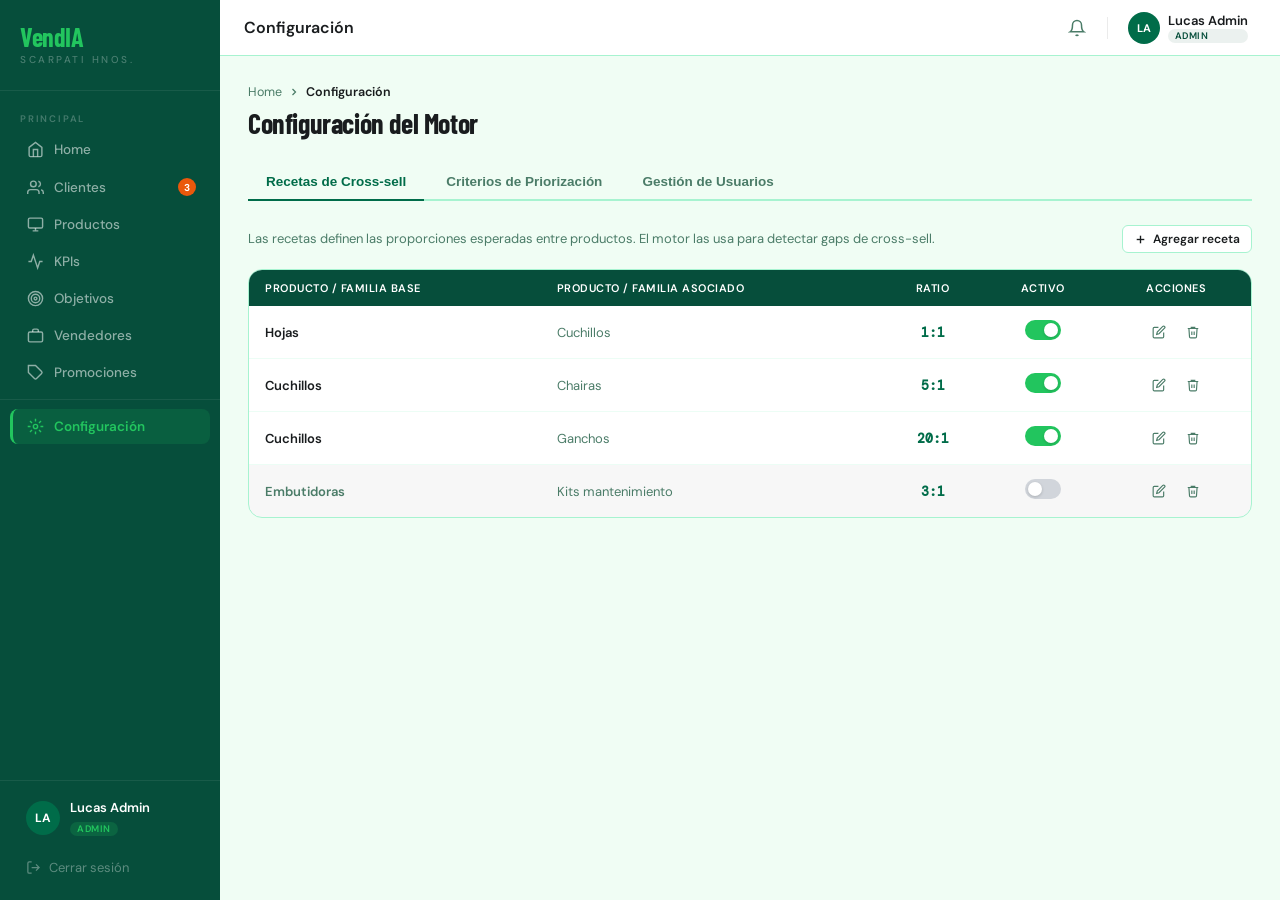
<file: Configuracion.html>
<!DOCTYPE html>
<html lang="es">
<head>
<meta charset="UTF-8">
<meta name="viewport" content="width=device-width, initial-scale=1.0">
<title>VendIA — Configuración</title>
<link rel="preconnect" href="https://fonts.googleapis.com">
<link rel="stylesheet" href="vendIA-global.css">
<link href="https://fonts.googleapis.com/css2?family=Barlow+Condensed:wght@600;700&family=DM+Sans:wght@400;500;600&family=DM+Mono:wght@400;500&display=swap" rel="stylesheet">
<style>
*, *::before, *::after { box-sizing: border-box; margin: 0; padding: 0; }
:root {
  --deep:#064e3b; --mid:#006c49; --accent:#22c55e; --sage:#d1fae5;
  --surface:#ecfdf5; --bg:#f0fdf4; --border:#a7f3d0; --muted:#4b7c68;
  --dark:#191c1e; --alert:#ea580c; --warning:#ca8a04;
}
html, body { height: 100%; font-family: 'DM Sans', sans-serif; background: var(--bg); overflow: hidden; }
.app { display: flex; height: 100vh; overflow: hidden; }

/* ── SIDEBAR ── */
.sidebar { width: 220px; flex-shrink: 0; background: var(--deep); display: flex; flex-direction: column; height: 100vh; z-index: 200; }
.sb-logo { padding: 24px 20px 16px; }
.sb-logo-name { font-family: 'Barlow Condensed', sans-serif; font-size: 26px; font-weight: 700; color: var(--accent); letter-spacing: -0.5px; line-height: 1; }
.sb-logo-sub  { font-size: 10px; font-weight: 500; color: rgba(255,255,255,0.28); letter-spacing: 2.5px; text-transform: uppercase; margin-top: 3px; }
.sb-div { height: 1px; background: rgba(255,255,255,0.07); margin: 8px 0; }
.sb-nav { flex: 1; display: flex; flex-direction: column; padding: 4px 0; overflow-y: auto; }
.sb-nav::-webkit-scrollbar { width: 0; }
.sb-nav-lbl { font-size: 9.5px; font-weight: 600; color: rgba(255,255,255,0.25); letter-spacing: 1.8px; text-transform: uppercase; padding: 10px 20px 6px; }
.nav-link { display: flex; align-items: center; gap: 10px; padding: 9px 14px; margin: 1px 10px; border-radius: 8px; cursor: pointer; color: rgba(255,255,255,0.55); font-size: 13.5px; font-weight: 500; text-decoration: none; border: none; background: none; width: calc(100% - 20px); text-align: left; border-left: 3px solid transparent; transition: background 0.15s, color 0.15s; white-space: nowrap; }
.nav-link:hover  { background: rgba(255,255,255,0.08); color: white; }
.nav-link.active { background: rgba(34,197,94,0.14); color: #22c55e; border-left-color: var(--accent); font-weight: 600; }
.nav-link svg    { flex-shrink: 0; width: 17px; height: 17px; }
.nav-badge { margin-left: auto; background: var(--alert); color: white; font-size: 10px; font-weight: 700; min-width: 18px; height: 18px; border-radius: 999px; display: flex; align-items: center; justify-content: center; padding: 0 5px; }
.sb-bottom { padding: 8px 0 16px; }
.sb-user { display: flex; align-items: center; gap: 10px; padding: 10px 16px; margin: 0 10px; border-radius: 8px; }
.sb-av { width: 34px; height: 34px; border-radius: 50%; background: var(--mid); color: white; font-size: 12px; font-weight: 700; display: flex; align-items: center; justify-content: center; flex-shrink: 0; }
.sb-uname { font-size: 13px; font-weight: 600; color: white; white-space: nowrap; overflow: hidden; text-overflow: ellipsis; }
.sb-role { display: inline-block; font-size: 9.5px; font-weight: 600; padding: 1px 7px; border-radius: 999px; margin-top: 2px; letter-spacing: 0.5px; text-transform: uppercase; }
.sb-role.admin { background: rgba(34,197,94,0.18); color: var(--accent); }
.btn-logout { display: flex; align-items: center; gap: 8px; padding: 8px 16px; margin: 4px 10px 0; border-radius: 8px; border: none; background: none; cursor: pointer; color: rgba(255,255,255,0.35); font-family: 'DM Sans', sans-serif; font-size: 13px; width: calc(100% - 20px); text-align: left; transition: background 0.15s, color 0.15s; }
.btn-logout:hover { background: rgba(234,88,12,0.12); color: var(--alert); }

/* ── MAIN ── */
.main-col { flex: 1; display: flex; flex-direction: column; overflow: hidden; min-width: 0; }
.topbar { height: 56px; background: white; border-bottom: 1px solid var(--border); display: flex; align-items: center; justify-content: space-between; padding: 0 24px; flex-shrink: 0; }
.topbar-left { display: flex; align-items: center; gap: 8px; }
.topbar-title { font-size: 16px; font-weight: 600; color: var(--dark); }
.topbar-right { display: flex; align-items: center; gap: 4px; }
.tb-btn { width: 36px; height: 36px; border-radius: 8px; border: none; background: none; cursor: pointer; display: flex; align-items: center; justify-content: center; color: var(--muted); position: relative; transition: background 0.15s, color 0.15s; }
.tb-btn:hover { background: var(--surface); color: var(--deep); }
.tb-sep { width: 1px; height: 22px; background: rgba(0,0,0,0.08); margin: 0 8px; }
.tb-user { display: flex; align-items: center; gap: 8px; padding: 4px 8px; border-radius: 8px; cursor: pointer; transition: background 0.15s; }
.tb-user:hover { background: var(--surface); }
.tb-av { width: 32px; height: 32px; border-radius: 50%; background: var(--mid); color: white; font-size: 11px; font-weight: 700; display: flex; align-items: center; justify-content: center; }
.tb-name { font-size: 13px; font-weight: 600; color: var(--dark); }
.tb-role { font-size: 9.5px; font-weight: 600; padding: 1px 7px; border-radius: 999px; text-transform: uppercase; letter-spacing: 0.4px; background: rgba(6,78,59,0.08); color: var(--deep); }
.content { flex: 1; overflow-y: auto; padding: 28px; }
.content::-webkit-scrollbar { width: 6px; }
.content::-webkit-scrollbar-thumb { background: var(--border); border-radius: 999px; }
.fade-up { animation: fadeUp 0.35s ease both; }
@keyframes fadeUp { from { opacity:0; transform:translateY(10px); } to { opacity:1; transform:translateY(0); } }

/* ── BUTTONS ── */
.btn { display: inline-flex; align-items: center; gap: 6px; font-family: 'DM Sans', sans-serif; font-weight: 600; font-size: 13px; border-radius: 8px; border: none; cursor: pointer; transition: background 0.15s, opacity 0.15s; padding: 8px 16px; }
.btn-primary   { background: var(--mid); color: white; }
.btn-primary:hover { background: var(--deep); }
.btn-primary:disabled { opacity: 0.6; cursor: not-allowed; }
.btn-secondary { background: white; color: var(--dark); border: 1px solid var(--border); }
.btn-secondary:hover { background: var(--surface); }
.btn-danger    { background: rgba(234,88,12,0.08); color: var(--alert); border: 1px solid rgba(234,88,12,0.2); }
.btn-danger:hover { background: rgba(234,88,12,0.15); }
.btn-ghost     { background: none; color: var(--mid); }
.btn-ghost:hover { background: var(--surface); }
.btn-sm { padding: 5px 11px; font-size: 12px; border-radius: 6px; }
.icon-btn { width: 30px; height: 30px; border: none; background: none; cursor: pointer; border-radius: 6px; display: flex; align-items: center; justify-content: center; color: var(--muted); transition: background 0.15s, color 0.15s; flex-shrink: 0; }
.icon-btn:hover { background: var(--surface); color: var(--dark); }
.icon-btn.del:hover { background: rgba(234,88,12,0.08); color: var(--alert); }
.icon-btn:disabled { opacity: 0.35; cursor: not-allowed; pointer-events: none; }

/* ── BREADCRUMB ── */
.breadcrumb { display: flex; align-items: center; gap: 6px; font-size: 12.5px; color: var(--muted); margin-bottom: 6px; }
.breadcrumb a { color: var(--muted); text-decoration: none; }
.breadcrumb a:hover { color: var(--mid); text-decoration: underline; }
.breadcrumb span { color: var(--dark); font-weight: 600; }

/* ── PAGE HEADER ── */
.page-hdr { display: flex; align-items: center; justify-content: space-between; margin-bottom: 24px; }
.page-title { font-family: 'Barlow Condensed', sans-serif; font-size: 28px; font-weight: 700; color: var(--dark); letter-spacing: -0.4px; }

/* ── TABS ── */
.tabs-bar { display: flex; gap: 4px; border-bottom: 2px solid var(--border); margin-bottom: 24px; }
.tab-btn { padding: 10px 18px; font-size: 13.5px; font-weight: 600; color: var(--muted); border: none; background: none; cursor: pointer; border-bottom: 2px solid transparent; margin-bottom: -2px; border-radius: 6px 6px 0 0; transition: color 0.15s, background 0.15s; white-space: nowrap; }
.tab-btn:hover { background: var(--surface); color: var(--dark); }
.tab-btn.active { color: var(--mid); border-bottom-color: var(--mid); }
.tab-pane { display: none; }
.tab-pane.active { display: block; }

/* ── SECTION HEADER ── */
.sec-hdr { display: flex; align-items: center; justify-content: space-between; margin-bottom: 12px; }
.sec-desc { font-size: 13px; color: var(--muted); margin-bottom: 18px; line-height: 1.55; }

/* ── TABLE ── */
.table-card { background: white; border: 1px solid var(--border); border-radius: 14px; overflow: hidden; }
table { width: 100%; border-collapse: collapse; font-size: 13px; }
thead tr { background: var(--deep); color: white; }
thead th { padding: 11px 16px; text-align: left; font-weight: 600; font-size: 11px; letter-spacing: 0.5px; text-transform: uppercase; }
thead th.tc { text-align: center; }
tbody tr { border-bottom: 1px solid var(--surface); transition: background 0.12s; }
tbody tr:last-child { border-bottom: none; }
tbody tr:hover:not(.row-editing) { background: var(--surface); }
tbody tr.row-inactive { background: rgba(0,0,0,0.03); }
tbody tr.row-inactive td { color: var(--muted); }
tbody tr.row-editing { background: rgba(34,197,94,0.04); outline: 2px solid rgba(34,197,94,0.2); outline-offset: -2px; }
tbody tr.row-fade-out { animation: rowFade 0.3s ease forwards; }
@keyframes rowFade { to { opacity:0; transform: translateX(-8px); max-height:0; padding:0; } }
tbody td { padding: 11px 16px; color: var(--muted); vertical-align: middle; }
tbody td.n { color: var(--dark); font-weight: 600; }
tbody td.tc { text-align: center; }

/* ── TOGGLE ── */
.toggle-wrap { display: inline-flex; align-items: center; cursor: pointer; user-select: none; gap: 8px; }
.toggle { width: 36px; height: 20px; background: #d1d5db; border-radius: 999px; position: relative; transition: background 0.2s; flex-shrink: 0; }
.toggle.on { background: var(--accent); }
.toggle::after { content: ''; position: absolute; top: 3px; left: 3px; width: 14px; height: 14px; border-radius: 50%; background: white; transition: transform 0.2s; box-shadow: 0 1px 3px rgba(0,0,0,0.18); }
.toggle.on::after { transform: translateX(16px); }

/* ── INLINE EDIT INPUTS ── */
.inline-input { border: 1px solid var(--border); border-radius: 6px; padding: 5px 9px; font-family: 'DM Sans', sans-serif; font-size: 13px; color: var(--dark); outline: none; width: 100%; min-width: 80px; transition: border-color 0.15s; }
.inline-input:focus { border-color: var(--mid); box-shadow: 0 0 0 3px rgba(0,108,73,0.08); }
.inline-input.narrow { max-width: 80px; }
.row-actions { display: flex; align-items: center; gap: 4px; }
.confirm-row-btn { width: 28px; height: 28px; border: none; border-radius: 6px; cursor: pointer; display: flex; align-items: center; justify-content: center; font-size: 15px; transition: background 0.15s; }
.confirm-row-btn.ok  { background: rgba(34,197,94,0.12); color: #16a34a; }
.confirm-row-btn.ok:hover  { background: rgba(34,197,94,0.22); }
.confirm-row-btn.cancel { background: rgba(0,0,0,0.05); color: var(--muted); }
.confirm-row-btn.cancel:hover { background: rgba(0,0,0,0.10); }

/* ── DRAG & DROP LIST ── */
.crit-list { display: flex; flex-direction: column; gap: 8px; }
.crit-item { background: white; border: 1px solid var(--border); border-radius: 12px; padding: 14px 16px; display: flex; align-items: center; gap: 14px; cursor: default; transition: box-shadow 0.15s, opacity 0.15s, transform 0.15s; user-select: none; }
.crit-item.dragging { opacity: 0.55; transform: scale(1.02); box-shadow: 0 12px 32px rgba(6,78,59,0.14); z-index: 10; }
.crit-item.drag-over { border-color: var(--accent); background: var(--surface); }
.drag-handle { cursor: grab; color: #9ca3af; display: flex; align-items: center; padding: 2px; border-radius: 4px; transition: color 0.15s; flex-shrink: 0; }
.drag-handle:hover { color: var(--muted); }
.drag-handle:active { cursor: grabbing; }
.crit-pos { width: 26px; height: 26px; border-radius: 50%; background: var(--surface); border: 1px solid var(--border); display: flex; align-items: center; justify-content: center; font-size: 11px; font-weight: 700; color: var(--mid); flex-shrink: 0; }
.crit-text { flex: 1; min-width: 0; }
.crit-name { font-size: 14px; font-weight: 600; color: var(--dark); }
.crit-desc { font-size: 12px; color: var(--muted); margin-top: 2px; }
.crit-item.inactive .crit-name,
.crit-item.inactive .crit-desc { color: var(--muted); opacity: 0.7; }
.weight-input { width: 60px; border: 1px solid var(--border); border-radius: 6px; padding: 5px 8px; font-family: 'DM Mono', monospace; font-size: 13px; font-weight: 600; color: var(--dark); text-align: center; outline: none; transition: border-color 0.15s; }
.weight-input:focus { border-color: var(--mid); box-shadow: 0 0 0 3px rgba(0,108,73,0.08); }
.weight-label { font-size: 11px; color: var(--muted); text-align: center; margin-top: 2px; }
.crit-right { display: flex; align-items: center; gap: 14px; flex-shrink: 0; }
.save-bar { display: flex; align-items: center; justify-content: flex-end; gap: 10px; margin-top: 16px; }

/* ── USER TABLE ── */
.st-user { display: inline-block; font-size: 11px; font-weight: 700; padding: 3px 9px; border-radius: 999px; }
.st-activo   { background: rgba(34,197,94,0.10); color: #16a34a; }
.st-inactivo { background: rgba(0,0,0,0.06); color: #6b7280; }
.role-badge  { display: inline-block; font-size: 10px; font-weight: 700; padding: 2px 8px; border-radius: 999px; letter-spacing: 0.4px; text-transform: uppercase; }
.rb-admin    { background: rgba(6,78,59,0.08); color: var(--deep); }
.rb-vendedor { background: var(--sage); color: var(--mid); }

/* ── MODAL ── */
.overlay { display: none; position: fixed; inset: 0; background: rgba(0,0,0,0.48); z-index: 500; backdrop-filter: blur(2px); align-items: flex-start; justify-content: center; padding: 40px 20px; overflow-y: auto; }
.overlay.open { display: flex; }
.modal { background: white; border-radius: 16px; padding: 32px; width: 100%; max-width: 520px; position: relative; margin: auto; animation: fadeUp 0.28s cubic-bezier(0.16,1,0.3,1) both; }
.modal-title { font-family: 'Barlow Condensed', sans-serif; font-size: 22px; font-weight: 700; color: var(--dark); margin-bottom: 22px; }
.modal-close { position: absolute; top: 18px; right: 18px; width: 30px; height: 30px; border-radius: 8px; border: none; background: none; cursor: pointer; display: flex; align-items: center; justify-content: center; color: var(--muted); transition: background 0.15s, color 0.15s; }
.modal-close:hover { background: var(--surface); color: var(--dark); }
.modal-footer { display: flex; align-items: center; gap: 10px; justify-content: flex-end; padding-top: 18px; border-top: 1px solid var(--surface); margin-top: 8px; }

/* ── FORM ── */
.form-group { margin-bottom: 16px; }
.form-label { display: block; font-size: 12.5px; font-weight: 600; color: var(--dark); margin-bottom: 6px; }
.form-input { width: 100%; padding: 9px 13px; border: 1px solid var(--border); border-radius: 8px; font-family: 'DM Sans', sans-serif; font-size: 13.5px; color: var(--dark); outline: none; transition: border-color 0.15s, box-shadow 0.15s; background: white; }
.form-input:focus { border-color: var(--mid); box-shadow: 0 0 0 3px rgba(0,108,73,0.08); }
.form-input.error { border-color: #ef4444; box-shadow: 0 0 0 3px rgba(239,68,68,0.08); }
.form-select { appearance: none; background-image: url("data:image/svg+xml,%3Csvg xmlns='http://www.w3.org/2000/svg' width='16' height='16' viewBox='0 0 24 24' fill='none' stroke='%234b7c68' stroke-width='2'%3E%3Cpath d='m6 9 6 6 6-6'/%3E%3C/svg%3E"); background-repeat: no-repeat; background-position: right 10px center; padding-right: 32px; cursor: pointer; }
.form-error { font-size: 11.5px; color: #dc2626; margin-top: 4px; display: none; }
.form-error.show { display: block; }

/* ── MULTI-SELECT ── */
.ms-wrap { border: 1px solid var(--border); border-radius: 8px; overflow: hidden; transition: border-color 0.15s, box-shadow 0.15s; }
.ms-wrap:focus-within { border-color: var(--mid); box-shadow: 0 0 0 3px rgba(0,108,73,0.08); }
.ms-input-row { display: flex; flex-wrap: wrap; gap: 5px; padding: 7px 10px; background: white; cursor: text; min-height: 40px; align-items: center; }
.ms-search { border: none; outline: none; font-family: 'DM Sans', sans-serif; font-size: 13.5px; color: var(--dark); flex: 1; min-width: 80px; background: transparent; padding: 2px 0; }
.ms-search::placeholder { color: #9ca3af; }
.ms-dropdown { display: none; border-top: 1px solid var(--border); background: white; max-height: 140px; overflow-y: auto; }
.ms-dropdown.open { display: block; }
.ms-opt { padding: 8px 12px; font-size: 13px; color: var(--dark); cursor: pointer; transition: background 0.1s; }
.ms-opt:hover { background: var(--surface); }
.ms-opt.selected { color: var(--mid); font-weight: 600; }
.chip { display: inline-flex; align-items: center; gap: 4px; font-size: 11.5px; font-weight: 600; padding: 3px 10px; border-radius: 999px; background: var(--surface); color: var(--mid); border: 1px solid var(--border); }
.chip-x { cursor: pointer; width: 13px; height: 13px; border-radius: 50%; display: flex; align-items: center; justify-content: center; color: var(--muted); transition: background 0.1s; }
.chip-x:hover { background: var(--border); color: var(--dark); }

/* ── AUTOCOMPLETE ── */
.ac-wrap { position: relative; }
.ac-dropdown { display: none; position: absolute; top: calc(100% + 4px); left: 0; right: 0; background: white; border: 1px solid var(--border); border-radius: 8px; box-shadow: 0 8px 24px rgba(0,0,0,0.10); z-index: 50; max-height: 140px; overflow-y: auto; }
.ac-dropdown.open { display: block; }
.ac-opt { padding: 8px 12px; font-size: 13px; color: var(--dark); cursor: pointer; display: flex; align-items: center; gap: 8px; transition: background 0.1s; }
.ac-opt:hover { background: var(--surface); }
.ac-badge { font-size: 10px; padding: 1px 6px; border-radius: 999px; background: var(--sage); color: var(--mid); }

/* ── CONFIRM ── */
.confirm-overlay { display: none; position: fixed; inset: 0; background: rgba(0,0,0,0.5); z-index: 600; align-items: center; justify-content: center; }
.confirm-overlay.open { display: flex; }
.confirm-box { background: white; border-radius: 14px; padding: 28px; max-width: 400px; width: 90%; box-shadow: 0 24px 60px rgba(0,0,0,0.18); animation: fadeUp 0.25s cubic-bezier(0.16,1,0.3,1) both; }
.confirm-title { font-family: 'Barlow Condensed', sans-serif; font-size: 20px; font-weight: 700; color: var(--dark); margin-bottom: 10px; }
.confirm-body  { font-size: 13.5px; color: var(--muted); line-height: 1.55; margin-bottom: 22px; }
.confirm-actions { display: flex; gap: 10px; justify-content: flex-end; }

/* ── TOOLTIP ── */
[data-tip] { position: relative; }
[data-tip]::after { content: attr(data-tip); position: absolute; bottom: calc(100% + 7px); left: 50%; transform: translateX(-50%); background: var(--dark); color: white; font-size: 11px; padding: 4px 9px; border-radius: 6px; white-space: nowrap; opacity: 0; pointer-events: none; transition: opacity 0.15s; z-index: 100; }
[data-tip]:hover::after { opacity: 1; }

/* ── SPINNER ── */
.spinner { width: 14px; height: 14px; border: 2px solid rgba(255,255,255,0.35); border-top-color: white; border-radius: 50%; animation: spin 0.7s linear infinite; flex-shrink: 0; }
@keyframes spin { to { transform: rotate(360deg); } }

/* ── TOAST ── */
.toast-wrap { position: fixed; bottom: 24px; right: 24px; z-index: 9999; display: flex; flex-direction: column-reverse; gap: 8px; pointer-events: none; }
.toast { background: var(--deep); color: white; border-radius: 10px; padding: 12px 16px; font-size: 13.5px; font-weight: 500; display: flex; align-items: center; gap: 10px; min-width: 240px; box-shadow: 0 8px 24px rgba(0,0,0,0.18); pointer-events: all; animation: toastIn 0.3s cubic-bezier(0.16,1,0.3,1) both; }
.toast.success { border-left: 3px solid var(--accent); }
.toast.error   { background: #991b1b; border-left: 3px solid #ef4444; }
.toast-out { animation: toastOut 0.2s ease forwards; }
@keyframes toastIn  { from { opacity:0; transform:translateX(16px); } to { opacity:1; transform:translateX(0); } }
@keyframes toastOut { to   { opacity:0; transform:translateX(16px); } }
</style>
</head>
<body>
<div class="app">

  <!-- SIDEBAR -->
  <aside class="sidebar">
    <div class="sb-logo">
      <div class="sb-logo-name">VendIA</div>
      <div class="sb-logo-sub">Scarpati Hnos.</div>
    </div>
    <div class="sb-div"></div>
    <nav class="sb-nav">
      <div class="sb-nav-lbl">Principal</div>
      <a class="nav-link" href="Home_Admin.html">
        <svg viewBox="0 0 24 24" fill="none" stroke="currentColor" stroke-width="2"><path d="M3 9l9-7 9 7v11a2 2 0 01-2 2H5a2 2 0 01-2-2z"/><polyline points="9 22 9 12 15 12 15 22"/></svg>Home
      </a>
      <a class="nav-link" href="Lista_de_clientes.html">
        <svg viewBox="0 0 24 24" fill="none" stroke="currentColor" stroke-width="2"><path d="M17 21v-2a4 4 0 00-4-4H5a4 4 0 00-4 4v2"/><circle cx="9" cy="7" r="4"/><path d="M23 21v-2a4 4 0 00-3-3.87M16 3.13a4 4 0 010 7.75"/></svg>Clientes
        <span class="nav-badge">3</span>
      </a>
      <a class="nav-link" href="#">
        <svg viewBox="0 0 24 24" fill="none" stroke="currentColor" stroke-width="2"><rect x="2" y="3" width="20" height="14" rx="2"/><path d="M8 21h8M12 17v4"/></svg>Productos
      </a>
      <a class="nav-link" href="KPIs.html">
        <svg viewBox="0 0 24 24" fill="none" stroke="currentColor" stroke-width="2"><polyline points="22 12 18 12 15 21 9 3 6 12 2 12"/></svg>KPIs
      </a>
      <a class="nav-link" href="Objetivos.html">
        <svg viewBox="0 0 24 24" fill="none" stroke="currentColor" stroke-width="2"><circle cx="12" cy="12" r="10"/><circle cx="12" cy="12" r="6"/><circle cx="12" cy="12" r="2"/></svg>Objetivos
      </a>
      <a class="nav-link" href="Vendedores.html">
        <svg viewBox="0 0 24 24" fill="none" stroke="currentColor" stroke-width="2"><rect x="2" y="7" width="20" height="14" rx="2"/><path d="M16 7V5a2 2 0 00-2-2h-4a2 2 0 00-2 2v2"/></svg>Vendedores
      </a>
      <a class="nav-link" href="Promociones.html">
        <svg viewBox="0 0 24 24" fill="none" stroke="currentColor" stroke-width="2"><path d="M20.59 13.41l-7.17 7.17a2 2 0 01-2.83 0L2 12V2h10l8.59 8.59a2 2 0 010 2.82z"/><line x1="7" y1="7" x2="7.01" y2="7"/></svg>Promociones
      </a>
      <div class="sb-div"></div>
      <a class="nav-link active" href="Configuracion.html">
        <svg viewBox="0 0 24 24" fill="none" stroke="currentColor" stroke-width="2"><circle cx="12" cy="12" r="3"/><path d="M12 1v4M12 19v4M4.22 4.22l2.83 2.83M16.95 16.95l2.83 2.83M1 12h4M19 12h4M4.22 19.78l2.83-2.83M16.95 7.05l2.83-2.83"/></svg>Configuración
      </a>
    </nav>
    <div class="sb-bottom">
      <div class="sb-div"></div>
      <div class="sb-user">
        <div class="sb-av">LA</div>
        <div>
          <div class="sb-uname">Lucas Admin</div>
          <span class="sb-role admin">Admin</span>
        </div>
      </div>
      <button class="btn-logout">
        <svg width="15" height="15" viewBox="0 0 24 24" fill="none" stroke="currentColor" stroke-width="2"><path d="M9 21H5a2 2 0 01-2-2V5a2 2 0 012-2h4M16 17l5-5-5-5M21 12H9"/></svg>
        Cerrar sesión
      </button>
    </div>
  </aside>

  <!-- MAIN -->
  <div class="main-col">
    <header class="topbar">
      <div class="topbar-left">
        <span class="topbar-title">Configuración</span>
      </div>
      <div class="topbar-right">
        <button class="tb-btn">
          <svg width="18" height="18" viewBox="0 0 24 24" fill="none" stroke="currentColor" stroke-width="2"><path d="M18 8A6 6 0 006 8c0 7-3 9-3 9h18s-3-2-3-9M13.73 21a2 2 0 01-3.46 0"/></svg>
        </button>
        <div class="tb-sep"></div>
        <div class="tb-user">
          <div class="tb-av">LA</div>
          <div>
            <div class="tb-name">Lucas Admin</div>
            <div class="tb-role">Admin</div>
          </div>
        </div>
      </div>
    </header>

    <main class="content">
      <div class="fade-up">
        <div class="breadcrumb">
          <a href="Home_Admin.html">Home</a>
          <svg width="12" height="12" viewBox="0 0 24 24" fill="none" stroke="currentColor" stroke-width="2.5"><polyline points="9 18 15 12 9 6"/></svg>
          <span>Configuración</span>
        </div>
        <div class="page-hdr">
          <h1 class="page-title">Configuración del Motor</h1>
        </div>

        <!-- TABS -->
        <div class="tabs-bar">
          <button class="tab-btn active" onclick="switchTab('recetas')">Recetas de Cross-sell</button>
          <button class="tab-btn" onclick="switchTab('criterios')">Criterios de Priorización</button>
          <button class="tab-btn" onclick="switchTab('usuarios')">Gestión de Usuarios</button>
        </div>

        <!-- ══════ TAB: RECETAS ══════ -->
        <div class="tab-pane active" id="tab-recetas">
          <div class="sec-hdr">
            <p class="sec-desc" style="margin:0">Las recetas definen las proporciones esperadas entre productos. El motor las usa para detectar gaps de cross-sell.</p>
            <button class="btn btn-secondary btn-sm" style="flex-shrink:0;margin-left:16px" onclick="addRecetaRow()">
              <svg width="13" height="13" viewBox="0 0 24 24" fill="none" stroke="currentColor" stroke-width="2.5"><line x1="12" y1="5" x2="12" y2="19"/><line x1="5" y1="12" x2="19" y2="12"/></svg>
              Agregar receta
            </button>
          </div>
          <div style="margin-top:16px" class="table-card">
            <table id="recetasTable">
              <thead>
                <tr>
                  <th>Producto / Familia base</th>
                  <th>Producto / Familia asociado</th>
                  <th class="tc">Ratio</th>
                  <th class="tc">Activo</th>
                  <th class="tc">Acciones</th>
                </tr>
              </thead>
              <tbody id="recetasTbody"></tbody>
            </table>
          </div>
        </div>

        <!-- ══════ TAB: CRITERIOS ══════ -->
        <div class="tab-pane" id="tab-criterios">
          <p class="sec-desc">Arrastrá los criterios para definir su peso relativo. Los criterios activos se aplican al rankear las recomendaciones.</p>
          <div class="crit-list" id="critList"></div>
          <div class="save-bar">
            <span id="critSaveMsg" style="font-size:12.5px;color:var(--muted);display:none">Hay cambios sin guardar</span>
            <button class="btn btn-primary" id="saveCritBtn" onclick="saveCriterios()">
              Guardar configuración
            </button>
          </div>
        </div>

        <!-- ══════ TAB: USUARIOS ══════ -->
        <div class="tab-pane" id="tab-usuarios">
          <div class="sec-hdr" style="margin-bottom:16px">
            <div></div>
            <button class="btn btn-secondary btn-sm" onclick="openUserModal()">
              <svg width="13" height="13" viewBox="0 0 24 24" fill="none" stroke="currentColor" stroke-width="2.5"><line x1="12" y1="5" x2="12" y2="19"/><line x1="5" y1="12" x2="19" y2="12"/></svg>
              Nuevo usuario
            </button>
          </div>
          <div class="table-card">
            <table id="usuariosTable">
              <thead>
                <tr>
                  <th>Nombre</th>
                  <th>Email</th>
                  <th class="tc">Rol</th>
                  <th class="tc">Estado</th>
                  <th class="tc">Cartera</th>
                  <th class="tc">Acciones</th>
                </tr>
              </thead>
              <tbody id="usuariosTbody"></tbody>
            </table>
          </div>
        </div>
      </div>
    </main>
  </div>
</div>

<!-- MODAL NUEVO USUARIO -->
<div class="overlay" id="userModalOverlay" onclick="overlayClickUser(event)">
  <div class="modal">
    <button class="modal-close" onclick="closeUserModal()">
      <svg width="15" height="15" viewBox="0 0 24 24" fill="none" stroke="currentColor" stroke-width="2.5"><line x1="18" y1="6" x2="6" y2="18"/><line x1="6" y1="6" x2="18" y2="18"/></svg>
    </button>
    <h2 class="modal-title">Nuevo usuario</h2>

    <div class="form-group">
      <label class="form-label">Nombre completo <span style="color:#dc2626">*</span></label>
      <input id="uNombre" type="text" class="form-input" placeholder="Ej: María González" oninput="clearUErr('uNombre','errUNombre')">
      <div class="form-error" id="errUNombre">Este campo es requerido.</div>
    </div>
    <div class="form-group">
      <label class="form-label">Email <span style="color:#dc2626">*</span></label>
      <input id="uEmail" type="email" class="form-input" placeholder="correo@scarpati.com" oninput="clearUErr('uEmail','errUEmail')">
      <div class="form-error" id="errUEmail">Ingresá un email válido.</div>
    </div>
    <div class="form-group">
      <label class="form-label">Rol</label>
      <select id="uRol" class="form-input form-select" onchange="toggleClientesField()">
        <option value="vendedor">Vendedor</option>
        <option value="admin">Admin</option>
      </select>
    </div>
    <div class="form-group" id="uClientesGroup">
      <label class="form-label">Asignar clientes</label>
      <div class="ms-wrap">
        <div class="ms-input-row" id="uCliInputRow" onclick="document.getElementById('uCliSearch').focus()">
          <input id="uCliSearch" class="ms-search" type="text" placeholder="Buscar cliente…"
                 oninput="filterUCli(this.value)" onfocus="openUCliDropdown()" onblur="closeUCliDropdown()">
        </div>
        <div class="ms-dropdown" id="uCliDropdown"></div>
      </div>
    </div>

    <div class="modal-footer">
      <button class="btn btn-ghost" onclick="closeUserModal()">Cancelar</button>
      <button class="btn btn-primary" onclick="createUser()">
        <svg width="13" height="13" viewBox="0 0 24 24" fill="none" stroke="currentColor" stroke-width="2.5"><path d="M16 21v-2a4 4 0 00-4-4H6a4 4 0 00-4 4v2"/><circle cx="9" cy="7" r="4"/><line x1="19" y1="8" x2="19" y2="14"/><line x1="22" y1="11" x2="16" y2="11"/></svg>
        Crear usuario
      </button>
    </div>
  </div>
</div>

<!-- CONFIRM DIALOG -->
<div class="confirm-overlay" id="confirmOverlay">
  <div class="confirm-box">
    <h3 class="confirm-title" id="confirmTitle">Confirmar</h3>
    <p class="confirm-body" id="confirmBody"></p>
    <div class="confirm-actions">
      <button class="btn btn-secondary" onclick="closeConfirm()">Cancelar</button>
      <button class="btn btn-danger" id="confirmOkBtn" onclick="runConfirm()">Confirmar</button>
    </div>
  </div>
</div>

<div class="toast-wrap" id="toastWrap"></div>

<script>
/* ═══════════════════════════════════
   TABS
═══════════════════════════════════ */
function switchTab(name) {
  document.querySelectorAll('.tab-btn').forEach((b,i) => {
    const names = ['recetas','criterios','usuarios'];
    b.classList.toggle('active', names[i] === name);
  });
  document.querySelectorAll('.tab-pane').forEach(p => p.classList.remove('active'));
  document.getElementById('tab-' + name).classList.add('active');
}

/* ═══════════════════════════════════
   DATA: RECETAS
═══════════════════════════════════ */
let recetas = [
  { id:1, base:'Hojas',       asociado:'Cuchillos',          ratio:'1:1',  activo:true  },
  { id:2, base:'Cuchillos',   asociado:'Chairas',             ratio:'5:1',  activo:true  },
  { id:3, base:'Cuchillos',   asociado:'Ganchos',             ratio:'20:1', activo:true  },
  { id:4, base:'Embutidoras', asociado:'Kits mantenimiento',  ratio:'3:1',  activo:false },
];
let recetaIdSeq = 10;

const PROD_OPTS = ['Hojas','Cuchillos','Chairas','Ganchos','Embutidoras','Kits mantenimiento',
                   'Herramientas','Maquinaria','Cuchillería','CAR22','CAR467','ENV-99','HER-11'];

function renderRecetas() {
  const tbody = document.getElementById('recetasTbody');
  tbody.innerHTML = recetas.map(r => recetaRowHTML(r)).join('');
}

function recetaRowHTML(r) {
  const inactiveClass = r.activo ? '' : ' row-inactive';
  return `<tr id="rrow-${r.id}" class="${inactiveClass}">
    <td class="n">${r.base}</td>
    <td>${r.asociado}</td>
    <td class="tc"><span style="font-family:'DM Mono',monospace;font-size:13px;font-weight:600;color:var(--mid)">${r.ratio}</span></td>
    <td class="tc">
      <label class="toggle-wrap" onclick="toggleReceta(${r.id})">
        <div class="toggle ${r.activo ? 'on' : ''}"></div>
      </label>
    </td>
    <td class="tc">
      <div class="row-actions" style="justify-content:center">
        <button class="icon-btn" title="Editar" onclick="editRecetaRow(${r.id})">
          <svg width="14" height="14" viewBox="0 0 24 24" fill="none" stroke="currentColor" stroke-width="2"><path d="M11 4H4a2 2 0 00-2 2v14a2 2 0 002 2h14a2 2 0 002-2v-7"/><path d="M18.5 2.5a2.121 2.121 0 013 3L12 15l-4 1 1-4 9.5-9.5z"/></svg>
        </button>
        <button class="icon-btn del" title="Eliminar" onclick="deleteReceta(${r.id})">
          <svg width="14" height="14" viewBox="0 0 24 24" fill="none" stroke="currentColor" stroke-width="2"><polyline points="3 6 5 6 21 6"/><path d="M19 6l-1 14a2 2 0 01-2 2H8a2 2 0 01-2-2L5 6"/><path d="M10 11v6M14 11v6M9 6V4h6v2"/></svg>
        </button>
      </div>
    </td>
  </tr>`;
}

function toggleReceta(id) {
  const r = recetas.find(x => x.id === id);
  r.activo = !r.activo;
  const row = document.getElementById(`rrow-${id}`);
  row.className = r.activo ? '' : 'row-inactive';
  row.querySelector('.toggle').className = 'toggle ' + (r.activo ? 'on' : '');
  showToast(r.activo ? `Receta activada.` : `Receta desactivada.`, 'success');
}

function editRecetaRow(id) {
  const r = recetas.find(x => x.id === id);
  const row = document.getElementById(`rrow-${id}`);
  row.classList.add('row-editing');
  row.innerHTML = recetaEditHTML(r.id, r.base, r.asociado, r.ratio, r.activo, false);
  row.querySelector('.ac-base input').focus();
}

function recetaEditHTML(id, base, asociado, ratio, activo, isNew) {
  const ratioNum = ratio ? ratio.split(':')[0] : '';
  return `
    <td>
      <div class="ac-wrap">
        <input class="inline-input ac-base" value="${base}" placeholder="Producto / Familia" oninput="filterAc(this,'ac-base-dd-${id}')" onfocus="openAc('ac-base-dd-${id}')" onblur="closeAcDelay('ac-base-dd-${id}')">
        <div class="ac-dropdown" id="ac-base-dd-${id}"></div>
      </div>
    </td>
    <td>
      <div class="ac-wrap">
        <input class="inline-input ac-assoc" value="${asociado}" placeholder="Producto / Familia" oninput="filterAc(this,'ac-assoc-dd-${id}')" onfocus="openAc('ac-assoc-dd-${id}')" onblur="closeAcDelay('ac-assoc-dd-${id}')">
        <div class="ac-dropdown" id="ac-assoc-dd-${id}"></div>
      </div>
    </td>
    <td class="tc">
      <input class="inline-input narrow" id="ratioInput-${id}" value="${ratioNum}" placeholder="ej: 5" type="number" min="1" style="text-align:center">
    </td>
    <td class="tc">
      <label class="toggle-wrap" onclick="this.querySelector('.toggle').classList.toggle('on')">
        <div class="toggle ${activo ? 'on' : ''}"></div>
      </label>
    </td>
    <td class="tc">
      <div class="row-actions" style="justify-content:center">
        <button class="confirm-row-btn ok" title="Guardar" onclick="saveRecetaRow(${id},${isNew})">✓</button>
        <button class="confirm-row-btn cancel" title="Cancelar" onclick="${isNew ? `cancelNewReceta(${id})` : `cancelEditReceta(${id})`}">✗</button>
      </div>
    </td>`;
}

function filterAc(input, ddId) {
  const q = input.value.toLowerCase();
  const dd = document.getElementById(ddId);
  const matches = PROD_OPTS.filter(o => o.toLowerCase().includes(q));
  dd.innerHTML = matches.map(o => `<div class="ac-opt" onmousedown="selectAc(this,'${ddId}')">${o}</div>`).join('') || '<div class="ac-opt" style="color:var(--muted);cursor:default">Sin resultados</div>';
}
function openAc(ddId) {
  filterAc({ value: '' }, ddId);
  document.getElementById(ddId).classList.add('open');
}
function closeAcDelay(ddId) { setTimeout(() => document.getElementById(ddId)?.classList.remove('open'), 180); }
function selectAc(el, ddId) {
  const row = el.closest('tr');
  const dd = document.getElementById(ddId);
  const input = dd.previousElementSibling;
  input.value = el.textContent;
  dd.classList.remove('open');
}

function saveRecetaRow(id, isNew) {
  const row = document.getElementById(`rrow-${id}`);
  const base = row.querySelector('.ac-base').value.trim();
  const assoc = row.querySelector('.ac-assoc').value.trim();
  const ratioVal = document.getElementById(`ratioInput-${id}`).value.trim();
  const activo = row.querySelector('.toggle').classList.contains('on');

  if (!base || !assoc || !ratioVal || isNaN(ratioVal) || Number(ratioVal) <= 0) {
    showToast('Completá todos los campos. El ratio debe ser mayor a 0.', 'error');
    return;
  }

  if (isNew) {
    recetas.push({ id, base, asociado: assoc, ratio: `${ratioVal}:1`, activo });
  } else {
    const r = recetas.find(x => x.id === id);
    r.base = base; r.asociado = assoc; r.ratio = `${ratioVal}:1`; r.activo = activo;
  }
  renderRecetas();
  showToast('Receta guardada.', 'success');
}

function cancelEditReceta(id) {
  renderRecetas();
}

function cancelNewReceta(id) {
  const row = document.getElementById(`rrow-${id}`);
  if (row) row.remove();
}

function addRecetaRow() {
  // cancel any open new rows first
  document.querySelectorAll('#recetasTbody tr[id^="rrow-new"]').forEach(r => r.remove());
  const tempId = ++recetaIdSeq;
  const tbody = document.getElementById('recetasTbody');
  const tr = document.createElement('tr');
  tr.id = `rrow-${tempId}`;
  tr.className = 'row-editing';
  tr.innerHTML = recetaEditHTML(tempId, '', '', '', true, true);
  tbody.appendChild(tr);
  tr.querySelector('.ac-base').focus();
  tr.scrollIntoView({ behavior: 'smooth', block: 'nearest' });
}

function deleteReceta(id) {
  const r = recetas.find(x => x.id === id);
  showConfirm(
    '¿Eliminar esta receta?',
    'Esta acción no se puede deshacer.',
    () => {
      const row = document.getElementById(`rrow-${id}`);
      row.classList.add('row-fade-out');
      setTimeout(() => {
        recetas = recetas.filter(x => x.id !== id);
        renderRecetas();
        showToast('Receta eliminada.', 'success');
      }, 280);
    }
  );
}

/* ═══════════════════════════════════
   DATA: CRITERIOS
═══════════════════════════════════ */
let criterios = [
  { id:1, nombre:'Impacto económico',    desc:'Unidades × precio estimado',                    activo:true,  peso:40 },
  { id:2, nombre:'Urgencia temporal',    desc:'Cadencia vencida, mes de recompra histórico',    activo:true,  peso:30 },
  { id:3, nombre:'Margen del producto',  desc:'Mayor margen = mayor prioridad',                 activo:true,  peso:20 },
  { id:4, nombre:'Promo activa',         desc:'Productos en promoción suben en ranking',        activo:true,  peso:10 },
  { id:5, nombre:'Discontinuados',       desc:'Excluidos del ranking',                          activo:false, peso:0  },
];
let critDirty = false;
let dragSrcIdx = null;

function renderCriterios() {
  const list = document.getElementById('critList');
  list.innerHTML = criterios.map((c, i) => critItemHTML(c, i)).join('');
  initDragDrop();
}

function critItemHTML(c, i) {
  return `
  <div class="crit-item ${c.activo ? '' : 'inactive'}" id="crit-${c.id}" draggable="true" data-idx="${i}">
    <div class="drag-handle" title="Arrastrar">
      <svg width="14" height="14" viewBox="0 0 8 14" fill="currentColor">
        <circle cx="2" cy="2" r="1.2"/><circle cx="6" cy="2" r="1.2"/>
        <circle cx="2" cy="7" r="1.2"/><circle cx="6" cy="7" r="1.2"/>
        <circle cx="2" cy="12" r="1.2"/><circle cx="6" cy="12" r="1.2"/>
      </svg>
    </div>
    <div class="crit-pos">${i+1}</div>
    <div class="crit-text">
      <div class="crit-name">${c.nombre}</div>
      <div class="crit-desc">${c.desc}</div>
    </div>
    <div class="crit-right">
      <div>
        <input class="weight-input" type="number" min="0" max="100" value="${c.peso}"
               onblur="validateWeight(${c.id}, this)" onchange="markCritDirty()">
        <div class="weight-label">Peso</div>
      </div>
      <label class="toggle-wrap" onclick="toggleCriterio(${c.id})">
        <div class="toggle ${c.activo ? 'on' : ''}"></div>
      </label>
    </div>
  </div>`;
}

function toggleCriterio(id) {
  const c = criterios.find(x => x.id === id);
  c.activo = !c.activo;
  markCritDirty();
  renderCriterios();
  showToast(c.activo ? `"${c.nombre}" activado.` : `"${c.nombre}" desactivado.`, 'success');
}

function validateWeight(id, input) {
  const c = criterios.find(x => x.id === id);
  const val = Number(input.value);
  if (isNaN(val) || val < 0 || val > 100) {
    input.value = c.peso;
    showToast('El peso debe ser un número entre 0 y 100.', 'error');
  } else {
    c.peso = val;
    markCritDirty();
  }
}

function markCritDirty() {
  critDirty = true;
  document.getElementById('critSaveMsg').style.display = 'inline';
}

function saveCriterios() {
  const btn = document.getElementById('saveCritBtn');
  btn.disabled = true;
  btn.innerHTML = '<div class="spinner"></div> Guardando…';
  setTimeout(() => {
    btn.disabled = false;
    btn.innerHTML = 'Guardar configuración';
    critDirty = false;
    document.getElementById('critSaveMsg').style.display = 'none';
    showToast('✓ Configuración guardada.', 'success');
  }, 900);
}

/* ── DRAG & DROP ── */
function initDragDrop() {
  const items = document.querySelectorAll('.crit-item');
  items.forEach(item => {
    item.addEventListener('dragstart', onDragStart);
    item.addEventListener('dragover',  onDragOver);
    item.addEventListener('dragleave', onDragLeave);
    item.addEventListener('drop',      onDrop);
    item.addEventListener('dragend',   onDragEnd);
  });
}

function onDragStart(e) {
  dragSrcIdx = parseInt(this.dataset.idx);
  this.classList.add('dragging');
  e.dataTransfer.effectAllowed = 'move';
}
function onDragOver(e) {
  e.preventDefault();
  e.dataTransfer.dropEffect = 'move';
  this.classList.add('drag-over');
}
function onDragLeave() { this.classList.remove('drag-over'); }
function onDrop(e) {
  e.preventDefault();
  const targetIdx = parseInt(this.dataset.idx);
  if (dragSrcIdx === null || dragSrcIdx === targetIdx) return;
  const moved = criterios.splice(dragSrcIdx, 1)[0];
  criterios.splice(targetIdx, 0, moved);
  markCritDirty();
  renderCriterios();
}
function onDragEnd() {
  document.querySelectorAll('.crit-item').forEach(i => {
    i.classList.remove('dragging', 'drag-over');
  });
  dragSrcIdx = null;
}

/* ═══════════════════════════════════
   DATA: USUARIOS
═══════════════════════════════════ */
const CURRENT_USER_EMAIL = 'admin1@scarpati.com';

let usuarios = [
  { id:1,  nombre:'Lucas Rodríguez',    email:'lucas@scarpati.com',   rol:'vendedor', activo:true,  clientes:12 },
  { id:2,  nombre:'Carlos Pérez',       email:'carlos@scarpati.com',  rol:'vendedor', activo:true,  clientes:9  },
  { id:3,  nombre:'Ana Martínez',       email:'ana@scarpati.com',     rol:'vendedor', activo:true,  clientes:15 },
  { id:4,  nombre:'Valentina Torres',   email:'valen@scarpati.com',   rol:'vendedor', activo:true,  clientes:11 },
  { id:5,  nombre:'Marcos Heredia',     email:'marcos@scarpati.com',  rol:'vendedor', activo:true,  clientes:8  },
  { id:6,  nombre:'Sol Ferreyra',       email:'sol@scarpati.com',     rol:'vendedor', activo:true,  clientes:13 },
  { id:7,  nombre:'Diego Castillo',     email:'diego@scarpati.com',   rol:'vendedor', activo:true,  clientes:7  },
  { id:8,  nombre:'Admin Scarpati 1',   email:'admin1@scarpati.com',  rol:'admin',    activo:true,  clientes:0  },
  { id:9,  nombre:'Admin Scarpati 2',   email:'admin2@scarpati.com',  rol:'admin',    activo:true,  clientes:0  },
];
let userIdSeq = 20;

const CLIENTES_OPTS = [
  'Mercado Central','El Gaucho SA','Distribuidora Sur','Frigorífico Norte',
  'Carnes & Co.','Chacinados Rosario','La Pampa Foods','Río Grande Alimentos',
  'Norte Carnes','Buenos Aires Fresh','Del Campo SRL','Pampa Alimentos',
];
let uCliSelected = new Set();

function renderUsuarios() {
  const tbody = document.getElementById('usuariosTbody');
  tbody.innerHTML = usuarios.map(u => usuarioRowHTML(u)).join('');
}

function usuarioRowHTML(u) {
  const isCurrent = u.email === CURRENT_USER_EMAIL;
  const rolBadge = u.rol === 'admin'
    ? '<span class="role-badge rb-admin">Admin</span>'
    : '<span class="role-badge rb-vendedor">Vendedor</span>';
  const estadoBadge = u.activo
    ? '<span class="st-user st-activo">Activo</span>'
    : '<span class="st-user st-inactivo">Inactivo</span>';
  const cartera = u.rol === 'vendedor' ? `${u.clientes} clientes` : '—';

  const deactivateBtn = u.activo
    ? (isCurrent
        ? `<button class="icon-btn" disabled data-tip="No podés desactivar tu propio usuario" style="opacity:0.35;cursor:not-allowed">
             <svg width="14" height="14" viewBox="0 0 24 24" fill="none" stroke="currentColor" stroke-width="2"><circle cx="12" cy="12" r="10"/><line x1="4.93" y1="4.93" x2="19.07" y2="19.07"/></svg>
           </button>`
        : `<button class="icon-btn del" title="Desactivar" onclick="confirmDeactivateUser(${u.id})">
             <svg width="14" height="14" viewBox="0 0 24 24" fill="none" stroke="currentColor" stroke-width="2"><circle cx="12" cy="12" r="10"/><line x1="4.93" y1="4.93" x2="19.07" y2="19.07"/></svg>
           </button>`)
    : `<button class="icon-btn" title="Reactivar" onclick="reactivateUser(${u.id})" style="color:var(--mid)">
         <svg width="14" height="14" viewBox="0 0 24 24" fill="none" stroke="currentColor" stroke-width="2"><polyline points="23 4 23 10 17 10"/><path d="M20.49 15a9 9 0 11-2.12-9.36L23 10"/></svg>
       </button>`;

  return `<tr id="urow-${u.id}" class="${u.activo ? '' : 'row-inactive'}">
    <td class="n" style="display:flex;align-items:center;gap:10px">
      <div style="width:30px;height:30px;border-radius:50%;background:var(--mid);color:white;font-size:11px;font-weight:700;display:flex;align-items:center;justify-content:center;flex-shrink:0">${initials(u.nombre)}</div>
      ${u.nombre}
    </td>
    <td style="font-family:'DM Mono',monospace;font-size:12px">${u.email}</td>
    <td class="tc">${rolBadge}</td>
    <td class="tc">${estadoBadge}</td>
    <td class="tc" style="font-size:13px">${cartera}</td>
    <td class="tc">
      <div class="row-actions" style="justify-content:center">
        <button class="icon-btn" title="Editar" onclick="editUser(${u.id})">
          <svg width="14" height="14" viewBox="0 0 24 24" fill="none" stroke="currentColor" stroke-width="2"><path d="M11 4H4a2 2 0 00-2 2v14a2 2 0 002 2h14a2 2 0 002-2v-7"/><path d="M18.5 2.5a2.121 2.121 0 013 3L12 15l-4 1 1-4 9.5-9.5z"/></svg>
        </button>
        ${deactivateBtn}
      </div>
    </td>
  </tr>`;
}

function initials(name) {
  return name.split(' ').slice(0,2).map(w => w[0]).join('').toUpperCase();
}

function confirmDeactivateUser(id) {
  const u = usuarios.find(x => x.id === id);
  showConfirm(
    `¿Desactivar a ${u.nombre}?`,
    `No podrá ingresar al sistema. Podés reactivarlo en cualquier momento.`,
    () => {
      u.activo = false;
      renderUsuarios();
      showToast(`${u.nombre} desactivado.`, 'success');
    }
  );
}

function reactivateUser(id) {
  const u = usuarios.find(x => x.id === id);
  u.activo = true;
  renderUsuarios();
  showToast(`${u.nombre} reactivado.`, 'success');
}

function editUser(id) {
  const u = usuarios.find(x => x.id === id);
  openUserModal(u);
}

/* ═══════════════════════════════════
   USER MODAL
═══════════════════════════════════ */
let editingUserId = null;

function openUserModal(user) {
  editingUserId = user ? user.id : null;
  document.getElementById('userModalOverlay').classList.add('open');
  document.body.style.overflow = 'hidden';
  uCliSelected = new Set();

  if (user) {
    document.querySelector('#userModalOverlay .modal-title').textContent = 'Editar usuario';
    document.getElementById('uNombre').value = user.nombre;
    document.getElementById('uEmail').value  = user.email;
    document.getElementById('uRol').value    = user.rol;
  } else {
    document.querySelector('#userModalOverlay .modal-title').textContent = 'Nuevo usuario';
    document.getElementById('uNombre').value = '';
    document.getElementById('uEmail').value  = '';
    document.getElementById('uRol').value    = 'vendedor';
  }
  ['uNombre','uEmail'].forEach(id => document.getElementById(id).classList.remove('error'));
  ['errUNombre','errUEmail'].forEach(id => document.getElementById(id).classList.remove('show'));
  toggleClientesField();
  renderUCliChips();
  updateUCliDropdown('');
  setTimeout(() => document.getElementById('uNombre').focus(), 80);
}

function closeUserModal() {
  document.getElementById('userModalOverlay').classList.remove('open');
  document.body.style.overflow = '';
  editingUserId = null;
}

function overlayClickUser(e) {
  if (e.target === document.getElementById('userModalOverlay')) closeUserModal();
}

function toggleClientesField() {
  const isVend = document.getElementById('uRol').value === 'vendedor';
  document.getElementById('uClientesGroup').style.display = isVend ? '' : 'none';
}

function createUser() {
  let valid = true;
  const nombre = document.getElementById('uNombre').value.trim();
  const email  = document.getElementById('uEmail').value.trim();

  if (!nombre) { showUErr('uNombre','errUNombre','Este campo es requerido.'); valid = false; }
  if (!email || !/^[^\s@]+@[^\s@]+\.[^\s@]+$/.test(email)) {
    showUErr('uEmail','errUEmail','Ingresá un email válido.'); valid = false;
  }
  if (valid && !editingUserId) {
    const exists = usuarios.find(u => u.email.toLowerCase() === email.toLowerCase());
    if (exists) { showUErr('uEmail','errUEmail','Ya existe un usuario con este email.'); valid = false; }
  }
  if (!valid) return;

  const rol = document.getElementById('uRol').value;
  if (editingUserId) {
    const u = usuarios.find(x => x.id === editingUserId);
    u.nombre = nombre; u.email = email; u.rol = rol;
    if (rol === 'vendedor') u.clientes = uCliSelected.size || u.clientes;
    renderUsuarios();
    showToast(`Usuario actualizado.`, 'success');
  } else {
    usuarios.push({
      id: ++userIdSeq,
      nombre, email, rol, activo: true,
      clientes: rol === 'vendedor' ? uCliSelected.size : 0,
    });
    renderUsuarios();
    showToast(`Usuario creado.`, 'success');
  }
  closeUserModal();
}

/* ── CLIENTES MULTI-SELECT ── */
function filterUCli(q) {
  updateUCliDropdown(q);
  document.getElementById('uCliDropdown').classList.add('open');
}
function openUCliDropdown()  { updateUCliDropdown(''); document.getElementById('uCliDropdown').classList.add('open'); }
function closeUCliDropdown() { setTimeout(() => document.getElementById('uCliDropdown').classList.remove('open'), 180); }

function updateUCliDropdown(q) {
  const opts = CLIENTES_OPTS.filter(o => o.toLowerCase().includes(q.toLowerCase()));
  document.getElementById('uCliDropdown').innerHTML = opts.map(o => {
    const sel = uCliSelected.has(o);
    return `<div class="ms-opt ${sel ? 'selected' : ''}" onmousedown="toggleUCli('${o}')">${sel ? '✓ ' : ''}${o}</div>`;
  }).join('') || '<div class="ms-opt" style="color:var(--muted);cursor:default">Sin resultados</div>';
}

function toggleUCli(name) {
  if (uCliSelected.has(name)) uCliSelected.delete(name);
  else uCliSelected.add(name);
  renderUCliChips();
  updateUCliDropdown(document.getElementById('uCliSearch').value);
}

function renderUCliChips() {
  const row = document.getElementById('uCliInputRow');
  row.querySelectorAll('.chip').forEach(c => c.remove());
  const search = document.getElementById('uCliSearch');
  uCliSelected.forEach(name => {
    const chip = document.createElement('span');
    chip.className = 'chip';
    chip.innerHTML = `${name}<span class="chip-x" onmousedown="toggleUCli('${name}')"><svg width="9" height="9" viewBox="0 0 24 24" fill="none" stroke="currentColor" stroke-width="3"><line x1="18" y1="6" x2="6" y2="18"/><line x1="6" y1="6" x2="18" y2="18"/></svg></span>`;
    row.insertBefore(chip, search);
  });
}

/* ═══════════════════════════════════
   FORM HELPERS
═══════════════════════════════════ */
function showUErr(fieldId, errId, msg) {
  document.getElementById(fieldId).classList.add('error');
  const err = document.getElementById(errId);
  err.textContent = msg;
  err.classList.add('show');
}
function clearUErr(fieldId, errId) {
  document.getElementById(fieldId).classList.remove('error');
  document.getElementById(errId).classList.remove('show');
}

/* ═══════════════════════════════════
   CONFIRM DIALOG
═══════════════════════════════════ */
let pendingConfirmFn = null;
function showConfirm(title, body, fn, okLabel, okClass) {
  document.getElementById('confirmTitle').textContent = title;
  document.getElementById('confirmBody').textContent  = body;
  const btn = document.getElementById('confirmOkBtn');
  btn.className   = 'btn ' + (okClass || 'btn-danger');
  btn.textContent = okLabel || 'Confirmar';
  pendingConfirmFn = fn;
  document.getElementById('confirmOverlay').classList.add('open');
}
function closeConfirm() {
  document.getElementById('confirmOverlay').classList.remove('open');
  pendingConfirmFn = null;
}
function runConfirm() { closeConfirm(); if (pendingConfirmFn) pendingConfirmFn(); }

/* ═══════════════════════════════════
   TOAST
═══════════════════════════════════ */
function showToast(msg, type = 'success') {
  const wrap = document.getElementById('toastWrap');
  const t = document.createElement('div');
  t.className = `toast ${type}`;
  const icon = type === 'success'
    ? `<svg width="15" height="15" viewBox="0 0 24 24" fill="none" stroke="currentColor" stroke-width="2.5"><polyline points="20 6 9 17 4 12"/></svg>`
    : `<svg width="15" height="15" viewBox="0 0 24 24" fill="none" stroke="currentColor" stroke-width="2.5"><circle cx="12" cy="12" r="10"/><line x1="12" y1="8" x2="12" y2="12"/><line x1="12" y1="16" x2="12.01" y2="16"/></svg>`;
  t.innerHTML = icon + msg;
  wrap.appendChild(t);
  setTimeout(() => { t.classList.add('toast-out'); setTimeout(() => t.remove(), 250); }, 2800);
}

/* ═══════════════════════════════════
   INIT
═══════════════════════════════════ */
document.addEventListener('DOMContentLoaded', () => {
  renderRecetas();
  renderCriterios();
  renderUsuarios();
});
</script>
<script src="vendIA-global.js"></script>
</body>
</html>
</file>
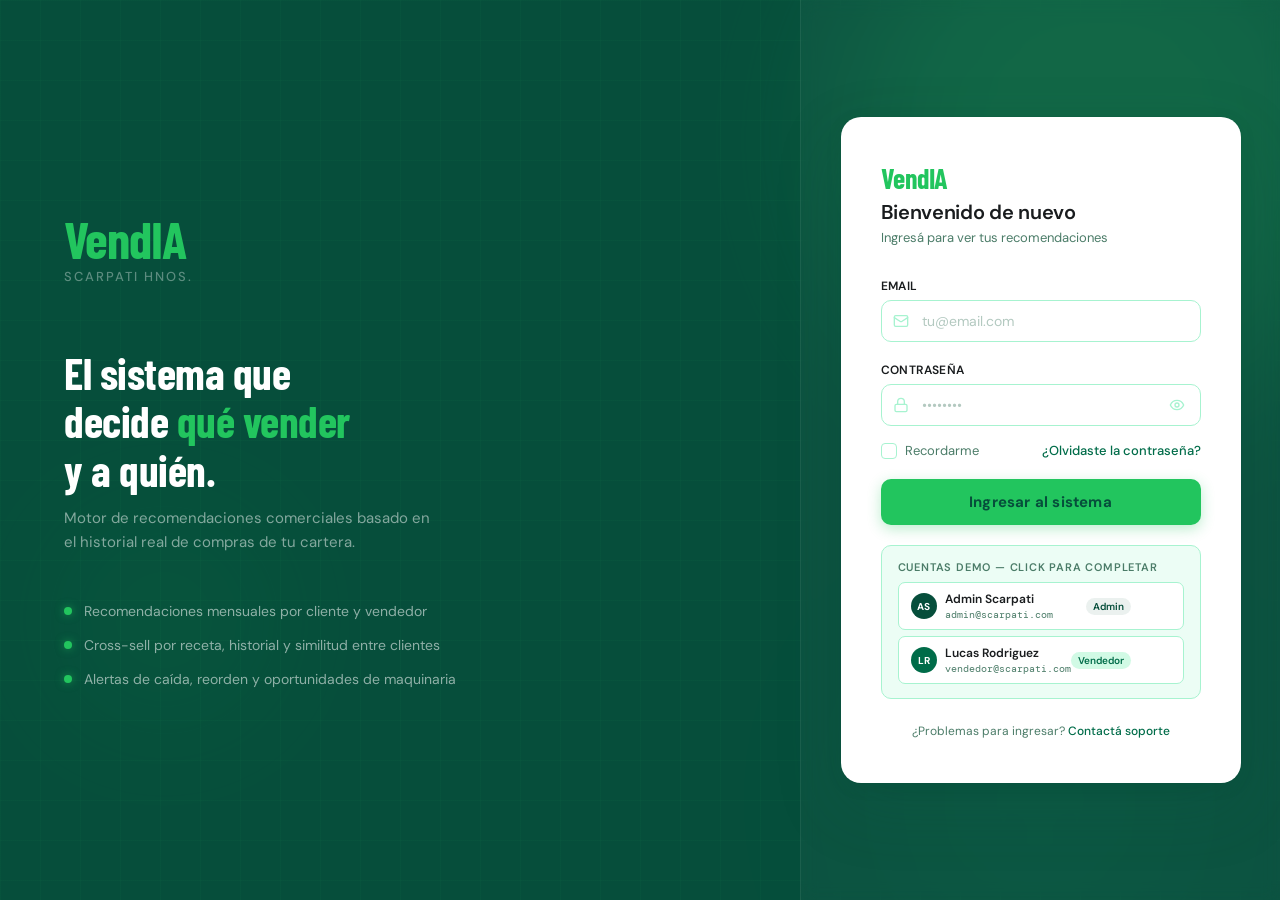
<file: Design_System_Base_+_Login.html>
<!DOCTYPE html>
<html lang="es">
<head>
<meta charset="UTF-8">
<meta name="viewport" content="width=device-width, initial-scale=1.0">
<title>VendIA — Ingresar</title>
<link rel="preconnect" href="https://fonts.googleapis.com">
<link href="https://fonts.googleapis.com/css2?family=Barlow+Condensed:wght@600;700&family=DM+Sans:wght@400;500;600&family=DM+Mono:wght@400;500&display=swap" rel="stylesheet">
<style>
  *, *::before, *::after { box-sizing: border-box; margin: 0; padding: 0; }

  :root {
    --deep:    #064e3b;
    --mid:     #006c49;
    --accent:  #22c55e;
    --sage:    #d1fae5;
    --surface: #ecfdf5;
    --bg:      #f0fdf4;
    --border:  #a7f3d0;
    --muted:   #4b7c68;
    --dark:    #191c1e;
    --alert:   #ea580c;
  }

  html, body {
    height: 100%;
    font-family: 'DM Sans', sans-serif;
    background: var(--deep);
    overflow: hidden;
  }

  /* ── BACKGROUND ── */
  .bg {
    position: fixed; inset: 0;
    background: var(--deep);
    overflow: hidden;
  }

  /* animated mesh blobs */
  .blob {
    position: absolute;
    border-radius: 50%;
    filter: blur(80px);
    opacity: 0.18;
  }
  .blob-1 {
    width: 520px; height: 520px;
    background: #22c55e;
    top: -120px; right: -80px;
    animation: drift1 14s ease-in-out infinite alternate;
  }
  .blob-2 {
    width: 320px; height: 320px;
    background: #006c49;
    bottom: -60px; right: 80px;
    animation: drift2 18s ease-in-out infinite alternate;
  }
  .blob-3 {
    width: 200px; height: 200px;
    background: #22c55e;
    bottom: 20%; left: 5%;
    opacity: 0.08;
    animation: drift3 22s ease-in-out infinite alternate;
  }

  @keyframes drift1 { from { transform: translate(0,0) scale(1); } to { transform: translate(-40px,30px) scale(1.08); } }
  @keyframes drift2 { from { transform: translate(0,0) scale(1); } to { transform: translate(20px,-40px) scale(0.92); } }
  @keyframes drift3 { from { transform: translate(0,0); } to { transform: translate(30px,20px); } }

  /* subtle grid pattern */
  .grid-overlay {
    position: absolute; inset: 0;
    background-image:
      linear-gradient(rgba(34,197,94,0.04) 1px, transparent 1px),
      linear-gradient(90deg, rgba(34,197,94,0.04) 1px, transparent 1px);
    background-size: 40px 40px;
  }

  /* ── SPLIT LAYOUT ── */
  .layout {
    position: relative; z-index: 10;
    height: 100vh;
    display: grid;
    grid-template-columns: 1fr 480px;
  }

  /* LEFT PANEL */
  .left {
    display: flex;
    flex-direction: column;
    justify-content: center;
    padding: 60px 64px;
    animation: fadeUp 0.7s ease both;
  }

  .brand {
    margin-bottom: 64px;
  }
  .brand-name {
    font-family: 'Barlow Condensed', sans-serif;
    font-size: 52px;
    font-weight: 700;
    color: var(--accent);
    letter-spacing: -1px;
    line-height: 1;
  }
  .brand-sub {
    font-family: 'DM Sans', sans-serif;
    font-size: 13px;
    font-weight: 500;
    color: rgba(255,255,255,0.35);
    letter-spacing: 2px;
    text-transform: uppercase;
    margin-top: 4px;
  }

  .tagline {
    margin-bottom: 48px;
  }
  .tagline h1 {
    font-family: 'Barlow Condensed', sans-serif;
    font-size: 44px;
    font-weight: 700;
    color: #fff;
    line-height: 1.1;
    letter-spacing: -0.5px;
    margin-bottom: 12px;
  }
  .tagline h1 em {
    font-style: normal;
    color: var(--accent);
  }
  .tagline p {
    font-size: 15px;
    color: rgba(255,255,255,0.5);
    line-height: 1.6;
    max-width: 380px;
  }

  .features {
    display: flex;
    flex-direction: column;
    gap: 16px;
  }
  .feature {
    display: flex;
    align-items: center;
    gap: 12px;
    animation: fadeUp 0.7s ease both;
  }
  .feature:nth-child(1) { animation-delay: 0.1s; }
  .feature:nth-child(2) { animation-delay: 0.2s; }
  .feature:nth-child(3) { animation-delay: 0.3s; }

  .feature-dot {
    width: 8px; height: 8px;
    border-radius: 50%;
    background: var(--accent);
    flex-shrink: 0;
    box-shadow: 0 0 8px rgba(34,197,94,0.6);
  }
  .feature span {
    font-size: 14px;
    color: rgba(255,255,255,0.55);
    font-weight: 400;
  }

  /* RIGHT PANEL — CARD */
  .right {
    display: flex;
    align-items: center;
    justify-content: center;
    padding: 40px 32px;
    background: rgba(255,255,255,0.03);
    border-left: 1px solid rgba(255,255,255,0.06);
    backdrop-filter: blur(8px);
  }

  .card {
    background: #fff;
    border-radius: 20px;
    padding: 44px 40px;
    width: 100%;
    max-width: 400px;
    box-shadow:
      0 0 0 1px rgba(6,78,59,0.06),
      0 24px 64px rgba(6,78,59,0.22),
      0 4px 16px rgba(6,78,59,0.10);
    animation: slideIn 0.5s cubic-bezier(0.16,1,0.3,1) 0.1s both;
  }

  @keyframes slideIn {
    from { opacity: 0; transform: translateY(20px); }
    to   { opacity: 1; transform: translateY(0); }
  }
  @keyframes fadeUp {
    from { opacity: 0; transform: translateY(16px); }
    to   { opacity: 1; transform: translateY(0); }
  }

  .card-header {
    margin-bottom: 32px;
  }
  .card-logo {
    font-family: 'Barlow Condensed', sans-serif;
    font-size: 28px;
    font-weight: 700;
    color: var(--accent);
    letter-spacing: -0.5px;
    margin-bottom: 4px;
  }
  .card-title {
    font-size: 20px;
    font-weight: 600;
    color: var(--dark);
    margin-bottom: 4px;
    letter-spacing: -0.3px;
  }
  .card-sub {
    font-size: 13px;
    color: var(--muted);
    font-weight: 400;
  }

  /* FORM */
  .form { display: flex; flex-direction: column; gap: 20px; }

  .field { display: flex; flex-direction: column; gap: 6px; }

  .field label {
    font-size: 12px;
    font-weight: 600;
    color: var(--dark);
    letter-spacing: 0.4px;
    text-transform: uppercase;
  }

  .input-wrap {
    position: relative;
  }
  .input-wrap svg.input-icon {
    position: absolute;
    left: 12px;
    top: 50%;
    transform: translateY(-50%);
    color: var(--border);
    pointer-events: none;
    transition: color 0.2s;
  }

  input {
    width: 100%;
    padding: 11px 14px 11px 40px;
    border: 1.5px solid var(--border);
    border-radius: 10px;
    font-family: 'DM Sans', sans-serif;
    font-size: 14px;
    color: var(--dark);
    background: #fff;
    outline: none;
    transition: border-color 0.2s, box-shadow 0.2s;
    -webkit-appearance: none;
  }
  input::placeholder { color: #b3c9c0; }
  input:focus {
    border-color: var(--accent);
    box-shadow: 0 0 0 3px rgba(34,197,94,0.12);
  }
  input:focus + .input-icon,
  .input-wrap:focus-within svg.input-icon {
    color: var(--accent);
  }

  .password-wrap { position: relative; }
  .password-wrap input { padding-right: 44px; }
  .toggle-pw {
    position: absolute;
    right: 12px;
    top: 50%;
    transform: translateY(-50%);
    background: none;
    border: none;
    cursor: pointer;
    color: var(--border);
    padding: 4px;
    display: flex;
    align-items: center;
    transition: color 0.2s;
  }
  .toggle-pw:hover { color: var(--muted); }

  .field-error {
    font-size: 12px;
    color: var(--alert);
    font-weight: 500;
    display: none;
    align-items: center;
    gap: 4px;
  }
  .field-error.show { display: flex; }

  input.error { border-color: var(--alert) !important; box-shadow: 0 0 0 3px rgba(234,88,12,0.10) !important; }

  /* REMEMBER ROW */
  .remember-row {
    display: flex;
    align-items: center;
    justify-content: space-between;
    margin-top: -4px;
  }
  .checkbox-label {
    display: flex;
    align-items: center;
    gap: 8px;
    font-size: 13px;
    color: var(--muted);
    cursor: pointer;
    user-select: none;
  }
  .checkbox-label input[type="checkbox"] {
    width: 16px; height: 16px;
    padding: 0;
    accent-color: var(--accent);
    cursor: pointer;
    border-radius: 4px;
  }
  .forgot {
    font-size: 13px;
    color: var(--mid);
    font-weight: 500;
    text-decoration: none;
    transition: color 0.2s;
  }
  .forgot:hover { color: var(--accent); }

  /* SUBMIT BUTTON */
  .btn-submit {
    width: 100%;
    padding: 13px;
    background: var(--accent);
    color: var(--deep);
    border: none;
    border-radius: 10px;
    font-family: 'DM Sans', sans-serif;
    font-size: 15px;
    font-weight: 700;
    cursor: pointer;
    display: flex;
    align-items: center;
    justify-content: center;
    gap: 8px;
    transition: background 0.2s, transform 0.15s, box-shadow 0.2s;
    box-shadow: 0 4px 14px rgba(34,197,94,0.30);
    letter-spacing: 0.2px;
    position: relative;
    overflow: hidden;
  }
  .btn-submit::after {
    content: '';
    position: absolute;
    inset: 0;
    background: rgba(255,255,255,0);
    transition: background 0.15s;
  }
  .btn-submit:hover {
    background: #16a34a;
    transform: translateY(-1px);
    box-shadow: 0 6px 20px rgba(34,197,94,0.38);
  }
  .btn-submit:active { transform: translateY(0); }
  .btn-submit:disabled {
    opacity: 0.65;
    cursor: not-allowed;
    transform: none;
  }

  .btn-submit .spinner {
    display: none;
    width: 18px; height: 18px;
    border: 2.5px solid rgba(6,78,59,0.25);
    border-top-color: var(--deep);
    border-radius: 50%;
    animation: spin 0.7s linear infinite;
  }
  .btn-submit.loading .spinner { display: block; }
  .btn-submit.loading .btn-text { display: none; }
  @keyframes spin { to { transform: rotate(360deg); } }

  /* GLOBAL ERROR */
  .global-error {
    background: #fef2f2;
    border: 1px solid #fca5a5;
    border-radius: 8px;
    padding: 10px 14px;
    font-size: 13px;
    color: #dc2626;
    font-weight: 500;
    display: none;
    align-items: center;
    gap: 8px;
  }
  .global-error.show { display: flex; }

  /* DEMO HINT */
  .demo-hint {
    margin-top: 20px;
    padding: 14px 16px;
    background: var(--surface);
    border: 1px solid var(--border);
    border-radius: 10px;
  }
  .demo-hint-title {
    font-size: 11px;
    font-weight: 600;
    color: var(--muted);
    letter-spacing: 0.8px;
    text-transform: uppercase;
    margin-bottom: 8px;
  }
  .demo-accounts {
    display: flex;
    flex-direction: column;
    gap: 6px;
  }
  .demo-account {
    display: flex;
    align-items: center;
    justify-content: space-between;
    background: white;
    border: 1px solid var(--border);
    border-radius: 7px;
    padding: 8px 12px;
    cursor: pointer;
    transition: border-color 0.15s, background 0.15s;
  }
  .demo-account:hover {
    border-color: var(--accent);
    background: var(--bg);
  }
  .demo-account-left {
    display: flex;
    align-items: center;
    gap: 8px;
  }
  .demo-avatar {
    width: 26px; height: 26px;
    border-radius: 50%;
    display: flex;
    align-items: center;
    justify-content: center;
    font-size: 10px;
    font-weight: 700;
    color: white;
    flex-shrink: 0;
  }
  .demo-avatar.admin { background: var(--deep); }
  .demo-avatar.vendor { background: var(--mid); }
  .demo-account-info { display: flex; flex-direction: column; gap: 1px; }
  .demo-account-name { font-size: 12px; font-weight: 600; color: var(--dark); }
  .demo-account-email { font-family: 'DM Mono', monospace; font-size: 10px; color: var(--muted); }
  .demo-badge {
    font-size: 10px;
    font-weight: 600;
    padding: 2px 7px;
    border-radius: 999px;
  }
  .demo-badge.admin { background: rgba(6,78,59,0.08); color: var(--deep); }
  .demo-badge.vendor { background: var(--sage); color: var(--mid); }
  .demo-use {
    font-size: 10px;
    color: var(--accent);
    font-weight: 600;
    opacity: 0;
    transition: opacity 0.15s;
  }
  .demo-account:hover .demo-use { opacity: 1; }

  /* FOOTER */
  .card-footer {
    margin-top: 24px;
    text-align: center;
    font-size: 12px;
    color: var(--muted);
  }
  .card-footer a { color: var(--mid); font-weight: 500; text-decoration: none; }
  .card-footer a:hover { color: var(--accent); }

  /* ── TOAST ── */
  .toast-wrap {
    position: fixed;
    bottom: 24px; right: 24px;
    z-index: 9999;
    display: flex;
    flex-direction: column-reverse;
    gap: 8px;
    pointer-events: none;
  }
  .toast {
    background: var(--deep);
    color: white;
    border-radius: 10px;
    padding: 12px 16px;
    font-size: 14px;
    font-weight: 500;
    display: flex;
    align-items: center;
    gap: 10px;
    min-width: 260px;
    box-shadow: 0 8px 24px rgba(0,0,0,0.2);
    pointer-events: all;
    animation: toastIn 0.3s cubic-bezier(0.16,1,0.3,1) both;
  }
  .toast.success { background: var(--deep); border-left: 3px solid var(--accent); }
  .toast.error   { background: #991b1b; border-left: 3px solid #ef4444; }
  @keyframes toastIn {
    from { opacity: 0; transform: translateX(20px); }
    to   { opacity: 1; transform: translateX(0); }
  }
  .toast-out { animation: toastOut 0.2s ease forwards; }
  @keyframes toastOut {
    to { opacity: 0; transform: translateX(20px); }
  }

  /* ── RESPONSIVE ── */
  @media (max-width: 768px) {
    .layout { grid-template-columns: 1fr; }
    .left { display: none; }
    .right {
      background: var(--deep);
      border: none;
      padding: 24px 20px;
    }
    .card { max-width: 100%; }
  }
</style>
</head>
<body>

<!-- Background -->
<div class="bg">
  <div class="blob blob-1"></div>
  <div class="blob blob-2"></div>
  <div class="blob blob-3"></div>
  <div class="grid-overlay"></div>
</div>

<!-- Layout -->
<div class="layout">

  <!-- LEFT: branding -->
  <div class="left">
    <div class="brand" style="animation-delay:0s">
      <div class="brand-name">VendIA</div>
      <div class="brand-sub">Scarpati Hnos.</div>
    </div>

    <div class="tagline" style="animation: fadeUp 0.7s ease 0.05s both">
      <h1>El sistema que<br>decide <em>qué vender</em><br>y a quién.</h1>
      <p>Motor de recomendaciones comerciales basado en el historial real de compras de tu cartera.</p>
    </div>

    <div class="features">
      <div class="feature">
        <div class="feature-dot"></div>
        <span>Recomendaciones mensuales por cliente y vendedor</span>
      </div>
      <div class="feature">
        <div class="feature-dot"></div>
        <span>Cross-sell por receta, historial y similitud entre clientes</span>
      </div>
      <div class="feature">
        <div class="feature-dot"></div>
        <span>Alertas de caída, reorden y oportunidades de maquinaria</span>
      </div>
    </div>
  </div>

  <!-- RIGHT: login card -->
  <div class="right">
    <div class="card">

      <div class="card-header">
        <div class="card-logo">VendIA</div>
        <div class="card-title">Bienvenido de nuevo</div>
        <div class="card-sub">Ingresá para ver tus recomendaciones</div>
      </div>

      <form class="form" id="loginForm" novalidate>

        <!-- Email -->
        <div class="field" id="field-email">
          <label for="email">Email</label>
          <div class="input-wrap">
            <svg class="input-icon" xmlns="http://www.w3.org/2000/svg" width="16" height="16" viewBox="0 0 24 24" fill="none" stroke="currentColor" stroke-width="2" stroke-linecap="round" stroke-linejoin="round">
              <rect width="20" height="16" x="2" y="4" rx="2"/><path d="m22 7-8.97 5.7a1.94 1.94 0 0 1-2.06 0L2 7"/>
            </svg>
            <input type="email" id="email" placeholder="tu@email.com" autocomplete="email">
          </div>
          <div class="field-error" id="error-email">
            <svg xmlns="http://www.w3.org/2000/svg" width="12" height="12" viewBox="0 0 24 24" fill="none" stroke="currentColor" stroke-width="2.5"><circle cx="12" cy="12" r="10"/><line x1="12" x2="12" y1="8" y2="12"/><line x1="12" x2="12.01" y1="16" y2="16"/></svg>
            <span>Este campo es requerido</span>
          </div>
        </div>

        <!-- Password -->
        <div class="field" id="field-password">
          <label for="password">Contraseña</label>
          <div class="input-wrap password-wrap">
            <svg class="input-icon" xmlns="http://www.w3.org/2000/svg" width="16" height="16" viewBox="0 0 24 24" fill="none" stroke="currentColor" stroke-width="2" stroke-linecap="round" stroke-linejoin="round">
              <rect width="18" height="11" x="3" y="11" rx="2" ry="2"/><path d="M7 11V7a5 5 0 0 1 10 0v4"/>
            </svg>
            <input type="password" id="password" placeholder="••••••••" autocomplete="current-password">
            <button type="button" class="toggle-pw" id="togglePw" aria-label="Ver contraseña">
              <svg id="eyeIcon" xmlns="http://www.w3.org/2000/svg" width="16" height="16" viewBox="0 0 24 24" fill="none" stroke="currentColor" stroke-width="2" stroke-linecap="round" stroke-linejoin="round">
                <path d="M2 12s3-7 10-7 10 7 10 7-3 7-10 7-10-7-10-7Z"/><circle cx="12" cy="12" r="3"/>
              </svg>
            </button>
          </div>
          <div class="field-error" id="error-password">
            <svg xmlns="http://www.w3.org/2000/svg" width="12" height="12" viewBox="0 0 24 24" fill="none" stroke="currentColor" stroke-width="2.5"><circle cx="12" cy="12" r="10"/><line x1="12" x2="12" y1="8" y2="12"/><line x1="12" x2="12.01" y1="16" y2="16"/></svg>
            <span>Este campo es requerido</span>
          </div>
        </div>

        <!-- Remember + Forgot -->
        <div class="remember-row">
          <label class="checkbox-label">
            <input type="checkbox" id="remember">
            Recordarme
          </label>
          <a href="#" class="forgot">¿Olvidaste la contraseña?</a>
        </div>

        <!-- Global error -->
        <div class="global-error" id="globalError">
          <svg xmlns="http://www.w3.org/2000/svg" width="15" height="15" viewBox="0 0 24 24" fill="none" stroke="currentColor" stroke-width="2.5"><circle cx="12" cy="12" r="10"/><line x1="12" x2="12" y1="8" y2="12"/><line x1="12" x2="12.01" y1="16" y2="16"/></svg>
          <span>Email o contraseña incorrectos. Intentá de nuevo.</span>
        </div>

        <!-- Submit -->
        <button type="submit" class="btn-submit" id="submitBtn">
          <div class="spinner"></div>
          <span class="btn-text">Ingresar al sistema</span>
        </button>

      </form>

      <!-- Demo accounts -->
      <div class="demo-hint">
        <div class="demo-hint-title">Cuentas demo — click para completar</div>
        <div class="demo-accounts">
          <div class="demo-account" onclick="fillDemo('admin@scarpati.com','admin123')">
            <div class="demo-account-left">
              <div class="demo-avatar admin">AS</div>
              <div class="demo-account-info">
                <div class="demo-account-name">Admin Scarpati</div>
                <div class="demo-account-email">admin@scarpati.com</div>
              </div>
            </div>
            <div style="display:flex;align-items:center;gap:8px">
              <span class="demo-badge admin">Admin</span>
              <span class="demo-use">Usar →</span>
            </div>
          </div>
          <div class="demo-account" onclick="fillDemo('vendedor@scarpati.com','vendedor123')">
            <div class="demo-account-left">
              <div class="demo-avatar vendor">LR</div>
              <div class="demo-account-info">
                <div class="demo-account-name">Lucas Rodriguez</div>
                <div class="demo-account-email">vendedor@scarpati.com</div>
              </div>
            </div>
            <div style="display:flex;align-items:center;gap:8px">
              <span class="demo-badge vendor">Vendedor</span>
              <span class="demo-use">Usar →</span>
            </div>
          </div>
        </div>
      </div>

      <div class="card-footer">
        ¿Problemas para ingresar? <a href="#">Contactá soporte</a>
      </div>

    </div>
  </div>
</div>

<!-- Toast container -->
<div class="toast-wrap" id="toastWrap"></div>

<script>
  // ── DEMO FILL ──────────────────────────────────────────────
  function fillDemo(email, password) {
    const emailInput = document.getElementById('email');
    const pwInput = document.getElementById('password');
    emailInput.value = email;
    pwInput.value = password;
    // clear errors
    clearErrors();
    // focus submit
    document.getElementById('submitBtn').focus();
  }

  // ── TOGGLE PASSWORD ────────────────────────────────────────
  const togglePw = document.getElementById('togglePw');
  const pwInput  = document.getElementById('password');
  const eyeIcon  = document.getElementById('eyeIcon');

  const eyeOpen = `<path d="M2 12s3-7 10-7 10 7 10 7-3 7-10 7-10-7-10-7Z"/><circle cx="12" cy="12" r="3"/>`;
  const eyeOff  = `<path d="M9.88 9.88a3 3 0 1 0 4.24 4.24"/><path d="M10.73 5.08A10.43 10.43 0 0 1 12 5c7 0 10 7 10 7a13.16 13.16 0 0 1-1.67 2.68"/><path d="M6.61 6.61A13.526 13.526 0 0 0 2 12s3 7 10 7a9.74 9.74 0 0 0 5.39-1.61"/><line x1="2" x2="22" y1="2" y2="22"/>`;

  togglePw.addEventListener('click', () => {
    const isPassword = pwInput.type === 'password';
    pwInput.type = isPassword ? 'text' : 'password';
    eyeIcon.innerHTML = isPassword ? eyeOff : eyeOpen;
  });

  // ── VALIDATION ─────────────────────────────────────────────
  function clearErrors() {
    document.getElementById('error-email').classList.remove('show');
    document.getElementById('error-password').classList.remove('show');
    document.getElementById('globalError').classList.remove('show');
    document.getElementById('email').classList.remove('error');
    document.getElementById('password').classList.remove('error');
  }

  // ── FORM SUBMIT ────────────────────────────────────────────
  const USERS = {
    'admin@scarpati.com':    { password: 'admin123',    rol: 'admin',    nombre: 'Admin Scarpati' },
    'vendedor@scarpati.com': { password: 'vendedor123', rol: 'vendedor', nombre: 'Lucas Rodriguez' },
  };

  document.getElementById('loginForm').addEventListener('submit', async (e) => {
    e.preventDefault();
    clearErrors();

    const email    = document.getElementById('email').value.trim();
    const password = document.getElementById('password').value;
    const btn      = document.getElementById('submitBtn');

    let hasError = false;
    if (!email) {
      document.getElementById('error-email').classList.add('show');
      document.getElementById('email').classList.add('error');
      hasError = true;
    }
    if (!password) {
      document.getElementById('error-password').classList.add('show');
      document.getElementById('password').classList.add('error');
      hasError = true;
    }
    if (hasError) return;

    // Loading state
    btn.classList.add('loading');
    btn.disabled = true;

    // Simulate API call
    await new Promise(r => setTimeout(r, 1200));

    const user = USERS[email.toLowerCase()];
    if (!user || user.password !== password) {
      btn.classList.remove('loading');
      btn.disabled = false;
      document.getElementById('globalError').classList.add('show');
      document.getElementById('email').classList.add('error');
      document.getElementById('password').classList.add('error');
      // shake animation on card
      const card = document.querySelector('.card');
      card.style.animation = 'none';
      card.offsetHeight;
      card.style.animation = 'shake 0.4s ease';
      return;
    }

    // Success
    localStorage.setItem('vendia_token', 'demo_token_' + Date.now());
    localStorage.setItem('vendia_rol',   user.rol);
    localStorage.setItem('vendia_nombre', user.nombre);

    showToast(`✓ Bienvenido, ${user.nombre.split(' ')[0]}`, 'success');

    // Simulate redirect after toast
    setTimeout(() => {
      btn.classList.remove('loading');
      // In production: window.location.href = '/home'
      showToast(`Redirigiendo al dashboard de ${user.rol}...`, 'success');
    }, 800);
  });

  // ── TOAST ──────────────────────────────────────────────────
  function showToast(msg, type = 'success') {
    const wrap = document.getElementById('toastWrap');
    const el = document.createElement('div');
    el.className = `toast ${type}`;
    el.innerHTML = msg;
    wrap.appendChild(el);
    setTimeout(() => {
      el.classList.add('toast-out');
      setTimeout(() => el.remove(), 200);
    }, 3000);
  }

  // Shake keyframe via JS
  const styleEl = document.createElement('style');
  styleEl.textContent = `
    @keyframes shake {
      0%,100%{transform:translateX(0)}
      20%{transform:translateX(-6px)}
      40%{transform:translateX(6px)}
      60%{transform:translateX(-4px)}
      80%{transform:translateX(4px)}
    }
  `;
  document.head.appendChild(styleEl);

  // Clear global error on input focus
  document.getElementById('email').addEventListener('focus', clearErrors);
  document.getElementById('password').addEventListener('focus', clearErrors);
</script>
</body>
</html>
</file>
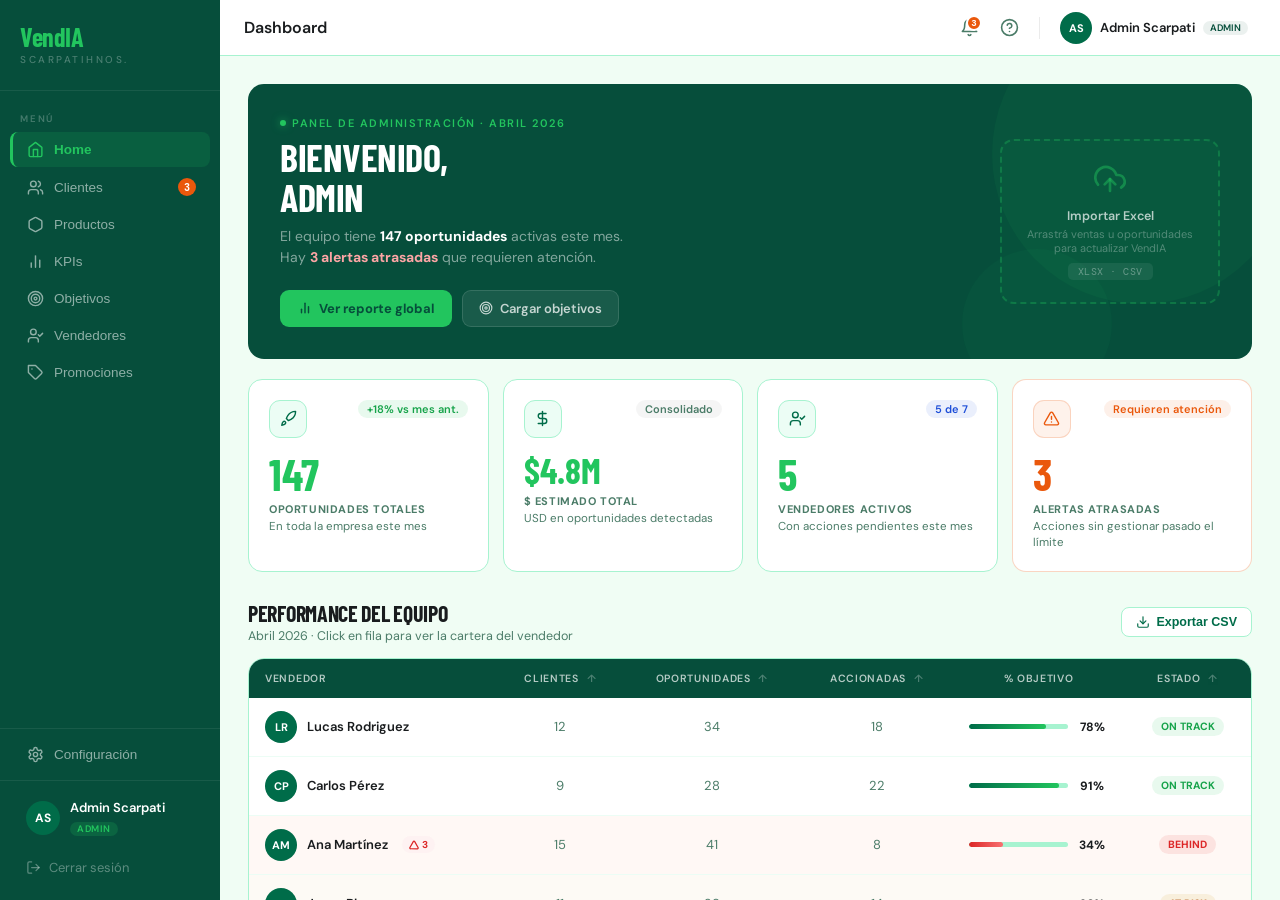
<file: Home_Admin.html>
<!DOCTYPE html>
<html lang="es">
<head>
<meta charset="UTF-8">
<meta name="viewport" content="width=device-width, initial-scale=1.0">
<title>VendIA — Home · Admin</title>
<link rel="preconnect" href="https://fonts.googleapis.com">
<link rel="stylesheet" href="vendIA-global.css">
<link href="https://fonts.googleapis.com/css2?family=Barlow+Condensed:wght@600;700&family=DM+Sans:wght@400;500;600&family=DM+Mono:wght@400;500&display=swap" rel="stylesheet">
<style>
*, *::before, *::after { box-sizing: border-box; margin: 0; padding: 0; }

:root {
  --deep:    #064e3b;
  --mid:     #006c49;
  --accent:  #22c55e;
  --sage:    #d1fae5;
  --surface: #ecfdf5;
  --bg:      #f0fdf4;
  --border:  #a7f3d0;
  --muted:   #4b7c68;
  --dark:    #191c1e;
  --alert:   #ea580c;
  --warning: #ca8a04;
}

html, body { height: 100%; font-family: 'DM Sans', sans-serif; background: var(--bg); overflow: hidden; }
.app { display: flex; height: 100vh; overflow: hidden; }

/* ══════════════════ SIDEBAR ══════════════════ */
.sidebar {
  width: 220px; flex-shrink: 0; background: var(--deep);
  display: flex; flex-direction: column; height: 100vh;
  z-index: 200; transition: transform 0.28s cubic-bezier(0.16,1,0.3,1);
}
.sb-logo { padding: 24px 20px 16px; }
.sb-logo-name { font-family: 'Barlow Condensed', sans-serif; font-size: 26px; font-weight: 700; color: var(--accent); letter-spacing: -0.5px; line-height: 1; }
.sb-logo-sub  { font-size: 10px; font-weight: 500; color: rgba(255,255,255,0.28); letter-spacing: 2.5px; text-transform: uppercase; margin-top: 3px; }
.sb-div { height: 1px; background: rgba(255,255,255,0.07); margin: 8px 0; }
.sb-nav { flex: 1; display: flex; flex-direction: column; padding: 4px 0; overflow-y: auto; overflow-x: hidden; }
.sb-nav::-webkit-scrollbar { width: 0; }
.sb-lbl { font-size: 9.5px; font-weight: 600; color: rgba(255,255,255,0.25); letter-spacing: 1.8px; text-transform: uppercase; padding: 10px 20px 6px; }
.nl {
  display: flex; align-items: center; gap: 10px; padding: 9px 14px; margin: 1px 10px;
  border-radius: 8px; cursor: pointer; color: rgba(255,255,255,0.55); font-size: 13.5px;
  font-weight: 500; border: none; background: none; width: calc(100% - 20px); text-align: left;
  border-left: 3px solid transparent; transition: background 0.15s, color 0.15s; white-space: nowrap;
}
.nl:hover  { background: rgba(255,255,255,0.08); color: white; }
.nl.active { background: rgba(34,197,94,0.14); color: #22c55e; border-left-color: var(--accent); font-weight: 600; }
.nl svg    { flex-shrink: 0; width: 17px; height: 17px; }
.nl-badge  { margin-left: auto; background: var(--alert); color: white; font-size: 10px; font-weight: 700; min-width: 18px; height: 18px; border-radius: 999px; display: flex; align-items: center; justify-content: center; padding: 0 5px; }
.sb-bottom { padding: 8px 0 16px; }
.sb-user   { display: flex; align-items: center; gap: 10px; padding: 10px 16px; margin: 0 10px; }
.sb-av     { width: 34px; height: 34px; border-radius: 50%; background: var(--mid); color: white; font-size: 12px; font-weight: 700; display: flex; align-items: center; justify-content: center; flex-shrink: 0; }
.sb-uname  { font-size: 13px; font-weight: 600; color: white; white-space: nowrap; overflow: hidden; text-overflow: ellipsis; }
.sb-role   { display: inline-block; font-size: 9.5px; font-weight: 600; padding: 1px 7px; border-radius: 999px; margin-top: 2px; letter-spacing: 0.5px; text-transform: uppercase; background: rgba(34,197,94,0.18); color: var(--accent); }
.btn-logout { display: flex; align-items: center; gap: 8px; padding: 8px 16px; margin: 4px 10px 0; border-radius: 8px; border: none; background: none; cursor: pointer; color: rgba(255,255,255,0.35); font-family: 'DM Sans', sans-serif; font-size: 13px; width: calc(100% - 20px); transition: background 0.15s, color 0.15s; }
.btn-logout:hover { background: rgba(234,88,12,0.12); color: var(--alert); }

/* ══════════════════ MAIN ══════════════════ */
.main-col { flex: 1; display: flex; flex-direction: column; overflow: hidden; min-width: 0; }

.topbar { height: 56px; background: white; border-bottom: 1px solid var(--border); display: flex; align-items: center; justify-content: space-between; padding: 0 24px; flex-shrink: 0; }
.tb-left  { display: flex; align-items: center; gap: 8px; }
.tb-title { font-size: 16px; font-weight: 600; color: var(--dark); }
.hamburger { display: none; width: 36px; height: 36px; border-radius: 8px; border: none; background: none; cursor: pointer; color: var(--dark); align-items: center; justify-content: center; }
.hamburger:hover { background: var(--surface); }
.tb-right { display: flex; align-items: center; gap: 4px; }
.tb-btn   { width: 36px; height: 36px; border-radius: 8px; border: none; background: none; cursor: pointer; display: flex; align-items: center; justify-content: center; color: var(--muted); position: relative; transition: background 0.15s, color 0.15s; }
.tb-btn:hover { background: var(--surface); color: var(--deep); }
.tb-notif { position: absolute; top: 5px; right: 5px; width: 16px; height: 16px; background: var(--alert); color: white; font-size: 9px; font-weight: 700; border-radius: 50%; display: flex; align-items: center; justify-content: center; border: 2px solid white; }
.tb-sep   { width: 1px; height: 22px; background: rgba(0,0,0,0.08); margin: 0 8px; }
.tb-user  { display: flex; align-items: center; gap: 8px; padding: 4px 8px; border-radius: 8px; cursor: pointer; transition: background 0.15s; }
.tb-user:hover { background: var(--surface); }
.tb-av   { width: 32px; height: 32px; border-radius: 50%; background: var(--mid); color: white; font-size: 11px; font-weight: 700; display: flex; align-items: center; justify-content: center; flex-shrink: 0; }
.tb-name { font-size: 13px; font-weight: 600; color: var(--dark); }
.tb-role { font-size: 9.5px; font-weight: 600; padding: 1px 7px; border-radius: 999px; text-transform: uppercase; background: rgba(6,78,59,0.08); color: var(--deep); }

.content { flex: 1; overflow-y: auto; padding: 28px; }
.content::-webkit-scrollbar { width: 6px; }
.content::-webkit-scrollbar-thumb { background: var(--border); border-radius: 999px; }

/* ══════════════════════════════════════
   HOME — VISTA ADMIN
══════════════════════════════════════ */

/* Hero */
.hero {
  background: var(--deep);
  border-radius: 16px;
  padding: 32px;
  margin-bottom: 20px;
  display: grid;
  grid-template-columns: 1fr auto;
  gap: 28px;
  align-items: center;
  position: relative;
  overflow: hidden;
}
.hero::before {
  content: '';
  position: absolute;
  width: 300px; height: 300px; border-radius: 50%;
  background: rgba(34,197,94,0.06);
  top: -80px; right: -40px; pointer-events: none;
}
.hero::after {
  content: '';
  position: absolute;
  width: 150px; height: 150px; border-radius: 50%;
  background: rgba(34,197,94,0.04);
  bottom: -40px; right: 140px; pointer-events: none;
}
.hero-eyebrow {
  font-size: 11px; font-weight: 600; color: var(--accent);
  letter-spacing: 1.5px; text-transform: uppercase; margin-bottom: 8px;
  display: flex; align-items: center; gap: 6px;
}
.eyebrow-dot {
  width: 6px; height: 6px; border-radius: 50%;
  background: var(--accent); box-shadow: 0 0 8px rgba(34,197,94,0.7);
  animation: pulse 2s ease-in-out infinite;
}
@keyframes pulse { 0%,100%{opacity:1;transform:scale(1)} 50%{opacity:.6;transform:scale(.85)} }
.hero-title {
  font-family: 'Barlow Condensed', sans-serif;
  font-size: 38px; font-weight: 700; color: white;
  letter-spacing: -0.5px; line-height: 1.05; margin-bottom: 8px;
}
.hero-sub { font-size: 14px; color: rgba(255,255,255,0.5); margin-bottom: 22px; line-height: 1.5; }
.hero-sub strong { color: white; }
.hero-actions { display: flex; gap: 10px; flex-wrap: wrap; }
.btn-hero-p {
  display: inline-flex; align-items: center; gap: 7px;
  background: var(--accent); color: var(--deep);
  border: none; border-radius: 9px; padding: 9px 18px;
  font-family: 'DM Sans', sans-serif; font-size: 13px; font-weight: 700;
  cursor: pointer; transition: background 0.15s, transform 0.15s;
}
.btn-hero-p:hover { background: #16a34a; transform: translateY(-1px); }
.btn-hero-g {
  display: inline-flex; align-items: center; gap: 7px;
  background: rgba(255,255,255,0.08); color: rgba(255,255,255,0.75);
  border: 1px solid rgba(255,255,255,0.12); border-radius: 9px; padding: 9px 16px;
  font-family: 'DM Sans', sans-serif; font-size: 13px; font-weight: 600;
  cursor: pointer; transition: background 0.15s;
}
.btn-hero-g:hover { background: rgba(255,255,255,0.14); }

/* Dropzone */
.dropzone {
  border: 2px dashed rgba(34,197,94,0.30); border-radius: 14px;
  padding: 22px 24px; text-align: center; cursor: pointer; width: 220px;
  background: rgba(34,197,94,0.04); transition: border-color 0.2s, background 0.2s;
  position: relative; z-index: 1;
}
.dropzone:hover, .dropzone.over { border-color: var(--accent); background: rgba(34,197,94,0.10); }
.dropzone.success { border-color: var(--accent); background: rgba(34,197,94,0.12); }
.dz-icon  { color: rgba(34,197,94,0.45); margin-bottom: 8px; transition: color 0.2s; }
.dropzone:hover .dz-icon { color: rgba(34,197,94,0.7); }
.dropzone.success .dz-icon { color: var(--accent); }
.dz-title { font-size: 12.5px; font-weight: 600; color: rgba(255,255,255,0.7); }
.dz-sub   { font-size: 11px; color: rgba(255,255,255,0.3); margin-top: 3px; }
.dz-fmt   { display: inline-block; margin-top: 8px; background: rgba(255,255,255,0.07); border-radius: 5px; padding: 2px 10px; font-family: 'DM Mono', monospace; font-size: 10px; color: rgba(255,255,255,0.35); letter-spacing: 0.5px; }

/* ── KPI Grid global ── */
.kpi-grid {
  display: grid;
  grid-template-columns: repeat(4, 1fr);
  gap: 14px;
  margin-bottom: 28px;
}
.kpi-card {
  background: white; border: 1px solid var(--border); border-radius: 14px; padding: 20px;
  cursor: pointer; transition: border-color 0.15s, transform 0.15s, box-shadow 0.15s;
  animation: cardIn 0.4s ease both;
}
.kpi-card:nth-child(1) { animation-delay: 0.05s; }
.kpi-card:nth-child(2) { animation-delay: 0.10s; }
.kpi-card:nth-child(3) { animation-delay: 0.15s; }
.kpi-card:nth-child(4) { animation-delay: 0.20s; }
.kpi-card:hover { border-color: var(--accent); transform: translateY(-2px); box-shadow: 0 8px 24px rgba(6,78,59,0.10); }

/* ALERT card variant */
.kpi-card.alert-card { border-color: rgba(234,88,12,0.25); }
.kpi-card.alert-card:hover { border-color: var(--alert); box-shadow: 0 8px 24px rgba(234,88,12,0.12); }

@keyframes cardIn { from{opacity:0;transform:translateY(12px)} to{opacity:1;transform:translateY(0)} }

.kpi-top  { display: flex; align-items: flex-start; justify-content: space-between; margin-bottom: 14px; }
.kpi-ico  { width: 38px; height: 38px; border-radius: 11px; background: var(--surface); border: 1px solid var(--border); display: flex; align-items: center; justify-content: center; color: var(--mid); }
.kpi-ico.red   { background: rgba(234,88,12,0.08); border-color: rgba(234,88,12,0.2); color: var(--alert); }
.kpi-chip { font-size: 11px; font-weight: 600; padding: 2px 9px; border-radius: 999px; white-space: nowrap; }
.kpi-chip.pos  { background: rgba(34,197,94,0.10); color: #16a34a; }
.kpi-chip.warn { background: rgba(234,88,12,0.09); color: var(--alert); }
.kpi-chip.neu  { background: rgba(0,0,0,0.04); color: var(--muted); }
.kpi-chip.blue { background: rgba(29,78,216,0.09); color: #1d4ed8; }

.kpi-value { font-family: 'Barlow Condensed', sans-serif; font-size: 44px; font-weight: 700; line-height: 1; margin-bottom: 6px; }
.kpi-value.a { color: var(--accent); }
.kpi-value.r { color: var(--alert); }
.kpi-value.d { color: var(--dark); }
.kpi-label { font-size: 11px; font-weight: 700; color: var(--muted); letter-spacing: 0.6px; text-transform: uppercase; margin-bottom: 3px; }
.kpi-sub   { font-size: 11.5px; color: var(--muted); line-height: 1.4; }

/* ── Performance Table ── */
.perf-header {
  display: flex; align-items: center; justify-content: space-between; margin-bottom: 14px;
}
.perf-title { font-family: 'Barlow Condensed', sans-serif; font-size: 22px; font-weight: 700; color: var(--dark); letter-spacing: -0.3px; }
.perf-sub   { font-size: 12.5px; color: var(--muted); margin-top: 2px; }
.btn-exportar {
  display: flex; align-items: center; gap: 6px;
  font-size: 12.5px; font-weight: 600; color: var(--mid);
  padding: 7px 14px; border-radius: 8px; border: 1.5px solid var(--border);
  background: white; cursor: pointer; transition: border-color 0.15s, background 0.15s;
}
.btn-exportar:hover { border-color: var(--accent); background: var(--surface); }

.table-wrap { background: white; border: 1px solid var(--border); border-radius: 16px; overflow: hidden; }

table { width: 100%; border-collapse: collapse; font-size: 13px; }
thead tr { background: var(--deep); }
thead th {
  padding: 13px 16px; text-align: left; font-weight: 600;
  font-size: 10.5px; letter-spacing: 0.7px; text-transform: uppercase; color: rgba(255,255,255,0.7);
}
thead th.c { text-align: center; }

tbody tr {
  border-bottom: 1px solid var(--surface);
  cursor: pointer; transition: background 0.15s;
}
tbody tr:last-child { border-bottom: none; }
tbody tr:hover { background: var(--bg) !important; }
tbody tr.behind { background: rgba(234,88,12,0.04); }
tbody tr.risk   { background: rgba(202,138,4,0.04); }
tbody td { padding: 13px 16px; color: var(--muted); vertical-align: middle; }
tbody td.c { text-align: center; }

.row-av {
  width: 32px; height: 32px; border-radius: 50%; background: var(--mid);
  color: white; font-size: 11px; font-weight: 700;
  display: flex; align-items: center; justify-content: center; flex-shrink: 0;
}
.row-name { font-weight: 600; color: var(--dark); }

/* progress cell */
.prog-cell { min-width: 120px; }
.prog-wrap { display: flex; align-items: center; gap: 8px; }
.prog-bar-bg { flex: 1; height: 5px; background: var(--border); border-radius: 999px; overflow: hidden; }
.prog-bar-fill { height: 100%; border-radius: 999px; background: linear-gradient(90deg, var(--mid), var(--accent)); transition: width 0.8s ease; }
.prog-bar-fill.warn { background: linear-gradient(90deg, #ca8a04, #fbbf24); }
.prog-bar-fill.behind { background: linear-gradient(90deg, #dc2626, #f87171); }
.prog-pct { font-size: 12px; font-weight: 700; color: var(--dark); white-space: nowrap; min-width: 32px; }

/* status badge */
.st { display: inline-block; font-size: 10.5px; font-weight: 700; padding: 3px 9px; border-radius: 999px; }
.st-track  { background: rgba(34,197,94,0.10);  color: #16a34a; }
.st-behind { background: rgba(220,38,38,0.10);  color: #dc2626; }
.st-risk   { background: rgba(202,138,4,0.10);  color: #b45309; }

/* atrasado badge */
.badge-atrasado { display: inline-flex; align-items: center; gap: 3px; font-size: 10px; font-weight: 700; padding: 2px 7px; border-radius: 999px; background: #fef2f2; color: #dc2626; margin-left: 4px; }

/* sort indicator */
thead th.sortable { cursor: pointer; user-select: none; }
thead th.sortable:hover { color: white; }
thead th .sort-ico { display: inline-block; margin-left: 4px; opacity: 0.4; font-style: normal; }
thead th.sort-asc  .sort-ico { opacity: 1; }
thead th.sort-desc .sort-ico { opacity: 1; transform: rotate(180deg); display: inline-block; }

/* ── Overlay + Toast ── */
.overlay { display: none; position: fixed; inset: 0; background: rgba(0,0,0,0.45); z-index: 150; backdrop-filter: blur(2px); }
.overlay.open { display: block; }
.toast-wrap { position: fixed; bottom: 24px; right: 24px; z-index: 9999; display: flex; flex-direction: column-reverse; gap: 8px; pointer-events: none; }
.toast { background: var(--deep); color: white; border-radius: 10px; padding: 12px 16px; font-size: 13.5px; font-weight: 500; display: flex; align-items: center; gap: 10px; min-width: 240px; box-shadow: 0 8px 24px rgba(0,0,0,0.18); pointer-events: all; animation: toastIn 0.3s cubic-bezier(0.16,1,0.3,1) both; }
.toast.success { border-left: 3px solid var(--accent); }
.toast.error   { background: #991b1b; border-left: 3px solid #ef4444; }
.toast-out { animation: toastOut 0.2s ease forwards; }
@keyframes toastIn  { from{opacity:0;transform:translateX(16px)} to{opacity:1;transform:translateX(0)} }
@keyframes toastOut { to{opacity:0;transform:translateX(16px)} }

/* ── Responsive ── */
@media (max-width: 1100px) { .kpi-grid { grid-template-columns: repeat(2,1fr); } .hero { grid-template-columns: 1fr; } .dropzone { width: 100%; } }
@media (max-width: 768px)  { .sidebar { position: fixed; left:0;top:0;bottom:0; transform: translateX(-100%); } .sidebar.open { transform: translateX(0); } .hamburger { display: flex !important; } .tb-name,.tb-role { display: none; } .content { padding: 16px; } .kpi-grid { grid-template-columns: repeat(2,1fr); } .table-wrap { overflow-x: auto; } }
@media (max-width: 480px)  { .kpi-grid { grid-template-columns: 1fr; } }
</style>
</head>
<body>

<div class="overlay" id="overlay" onclick="closeSidebar()"></div>

<div class="app">

  <!-- ══════════ SIDEBAR ══════════ -->
  <aside class="sidebar" id="sidebar">
    <div class="sb-logo">
      <div class="sb-logo-name">VendIA</div>
      <div class="sb-logo-sub">Scarpatihnos.</div>
    </div>
    <div class="sb-div"></div>
    <nav class="sb-nav">
      <div class="sb-lbl">Menú</div>
      <button class="nl active">
        <svg viewBox="0 0 24 24" fill="none" stroke="currentColor" stroke-width="2" stroke-linecap="round" stroke-linejoin="round"><path d="m3 9 9-7 9 7v11a2 2 0 0 1-2 2H5a2 2 0 0 1-2-2z"/><polyline points="9 22 9 12 15 12 15 22"/></svg>
        Home
      </button>
      <button class="nl">
        <svg viewBox="0 0 24 24" fill="none" stroke="currentColor" stroke-width="2" stroke-linecap="round" stroke-linejoin="round"><path d="M16 21v-2a4 4 0 0 0-4-4H6a4 4 0 0 0-4 4v2"/><circle cx="9" cy="7" r="4"/><path d="M22 21v-2a4 4 0 0 0-3-3.87"/><path d="M16 3.13a4 4 0 0 1 0 7.75"/></svg>
        Clientes
        <span class="nl-badge">3</span>
      </button>
      <button class="nl">
        <svg viewBox="0 0 24 24" fill="none" stroke="currentColor" stroke-width="2" stroke-linecap="round" stroke-linejoin="round"><path d="M21 16V8a2 2 0 0 0-1-1.73l-7-4a2 2 0 0 0-2 0l-7 4A2 2 0 0 0 3 8v8a2 2 0 0 0 1 1.73l7 4a2 2 0 0 0 2 0l7-4A2 2 0 0 0 21 16z"/></svg>
        Productos
      </button>
      <button class="nl">
        <svg viewBox="0 0 24 24" fill="none" stroke="currentColor" stroke-width="2" stroke-linecap="round" stroke-linejoin="round"><line x1="18" x2="18" y1="20" y2="10"/><line x1="12" x2="12" y1="20" y2="4"/><line x1="6" x2="6" y1="20" y2="14"/></svg>
        KPIs
      </button>
      <button class="nl">
        <svg viewBox="0 0 24 24" fill="none" stroke="currentColor" stroke-width="2" stroke-linecap="round" stroke-linejoin="round"><circle cx="12" cy="12" r="10"/><circle cx="12" cy="12" r="6"/><circle cx="12" cy="12" r="2"/></svg>
        Objetivos
      </button>
      <button class="nl">
        <svg viewBox="0 0 24 24" fill="none" stroke="currentColor" stroke-width="2" stroke-linecap="round" stroke-linejoin="round"><path d="M16 21v-2a4 4 0 0 0-4-4H6a4 4 0 0 0-4 4v2"/><circle cx="9" cy="7" r="4"/><polyline points="16 11 18 13 22 9"/></svg>
        Vendedores
      </button>
      <button class="nl">
        <svg viewBox="0 0 24 24" fill="none" stroke="currentColor" stroke-width="2" stroke-linecap="round" stroke-linejoin="round"><path d="M20.59 13.41l-7.17 7.17a2 2 0 0 1-2.83 0L2 12V2h10l8.59 8.59a2 2 0 0 1 0 2.82z"/><line x1="7" x2="7.01" y1="7" y2="7"/></svg>
        Promociones
      </button>
    </nav>
    <div class="sb-bottom">
      <div class="sb-div"></div>
      <button class="nl" style="margin: 4px 10px 8px;">
        <svg viewBox="0 0 24 24" fill="none" stroke="currentColor" stroke-width="2" stroke-linecap="round" stroke-linejoin="round"><path d="M12.22 2h-.44a2 2 0 0 0-2 2v.18a2 2 0 0 1-1 1.73l-.43.25a2 2 0 0 1-2 0l-.15-.08a2 2 0 0 0-2.73.73l-.22.38a2 2 0 0 0 .73 2.73l.15.1a2 2 0 0 1 1 1.72v.51a2 2 0 0 1-1 1.74l-.15.09a2 2 0 0 0-.73 2.73l.22.38a2 2 0 0 0 2.73.73l.15-.08a2 2 0 0 1 2 0l.43.25a2 2 0 0 1 1 1.73V20a2 2 0 0 0 2 2h.44a2 2 0 0 0 2-2v-.18a2 2 0 0 1 1-1.73l.43-.25a2 2 0 0 1 2 0l.15.08a2 2 0 0 0 2.73-.73l.22-.39a2 2 0 0 0-.73-2.73l-.15-.08a2 2 0 0 1-1-1.74v-.5a2 2 0 0 1 1-1.74l.15-.09a2 2 0 0 0 .73-2.73l-.22-.38a2 2 0 0 0-2.73-.73l-.15.08a2 2 0 0 1-2 0l-.43-.25a2 2 0 0 1-1-1.73V4a2 2 0 0 0-2-2z"/><circle cx="12" cy="12" r="3"/></svg>
        Configuración
      </button>
      <div class="sb-div" style="margin-bottom:8px"></div>
      <div class="sb-user">
        <div class="sb-av">AS</div>
        <div>
          <div class="sb-uname">Admin Scarpati</div>
          <span class="sb-role">Admin</span>
        </div>
      </div>
      <button class="btn-logout">
        <svg width="15" height="15" viewBox="0 0 24 24" fill="none" stroke="currentColor" stroke-width="2" stroke-linecap="round" stroke-linejoin="round"><path d="M9 21H5a2 2 0 0 1-2-2V5a2 2 0 0 1 2-2h4"/><polyline points="16 17 21 12 16 7"/><line x1="21" x2="9" y1="12" y2="12"/></svg>
        Cerrar sesión
      </button>
    </div>
  </aside>

  <!-- ══════════ MAIN ══════════ -->
  <div class="main-col">

    <header class="topbar">
      <div class="tb-left">
        <button class="hamburger" onclick="openSidebar()">
          <svg width="20" height="20" viewBox="0 0 24 24" fill="none" stroke="currentColor" stroke-width="2" stroke-linecap="round" stroke-linejoin="round"><line x1="4" x2="20" y1="12" y2="12"/><line x1="4" x2="20" y1="6" y2="6"/><line x1="4" x2="20" y1="18" y2="18"/></svg>
        </button>
        <span class="tb-title">Dashboard</span>
      </div>
      <div class="tb-right">
        <button class="tb-btn">
          <svg width="19" height="19" viewBox="0 0 24 24" fill="none" stroke="currentColor" stroke-width="2" stroke-linecap="round" stroke-linejoin="round"><path d="M6 8a6 6 0 0 1 12 0c0 7 3 9 3 9H3s3-2 3-9"/><path d="M10.3 21a1.94 1.94 0 0 0 3.4 0"/></svg>
          <span class="tb-notif">3</span>
        </button>
        <button class="tb-btn">
          <svg width="19" height="19" viewBox="0 0 24 24" fill="none" stroke="currentColor" stroke-width="2" stroke-linecap="round" stroke-linejoin="round"><circle cx="12" cy="12" r="10"/><path d="M9.09 9a3 3 0 0 1 5.83 1c0 2-3 3-3 3"/><path d="M12 17h.01"/></svg>
        </button>
        <div class="tb-sep"></div>
        <div class="tb-user">
          <div class="tb-av">AS</div>
          <span class="tb-name">Admin Scarpati</span>
          <span class="tb-role">Admin</span>
        </div>
      </div>
    </header>

    <main class="content">

      <!-- HERO -->
      <div class="hero" style="animation: cardIn 0.4s ease both">
        <div>
          <div class="hero-eyebrow">
            <div class="eyebrow-dot"></div>
            Panel de administración · Abril 2026
          </div>
          <div class="hero-title">BIENVENIDO,<br>ADMIN</div>
          <div class="hero-sub">
            El equipo tiene <strong>147 oportunidades</strong> activas este mes.<br>
            Hay <strong style="color: #fca5a5">3 alertas atrasadas</strong> que requieren atención.
          </div>
          <div class="hero-actions">
            <button class="btn-hero-p">
              <svg width="14" height="14" viewBox="0 0 24 24" fill="none" stroke="currentColor" stroke-width="2.5" stroke-linecap="round" stroke-linejoin="round"><line x1="18" x2="18" y1="20" y2="10"/><line x1="12" x2="12" y1="20" y2="4"/><line x1="6" x2="6" y1="20" y2="14"/></svg>
              Ver reporte global
            </button>
            <button class="btn-hero-g">
              <svg width="14" height="14" viewBox="0 0 24 24" fill="none" stroke="currentColor" stroke-width="2" stroke-linecap="round" stroke-linejoin="round"><circle cx="12" cy="12" r="10"/><circle cx="12" cy="12" r="6"/><circle cx="12" cy="12" r="2"/></svg>
              Cargar objetivos
            </button>
          </div>
        </div>

        <!-- Dropzone -->
        <div class="dropzone" id="dropzone">
          <div class="dz-icon">
            <svg width="32" height="32" viewBox="0 0 24 24" fill="none" stroke="currentColor" stroke-width="2" stroke-linecap="round" stroke-linejoin="round"><polyline points="16 16 12 12 8 16"/><line x1="12" x2="12" y1="12" y2="21"/><path d="M20.39 18.39A5 5 0 0 0 18 9h-1.26A8 8 0 1 0 3 16.3"/></svg>
          </div>
          <div class="dz-title" id="dz-title">Importar Excel</div>
          <div class="dz-sub" id="dz-sub">Arrastrá ventas u oportunidades<br>para actualizar VendIA</div>
          <div class="dz-fmt">XLSX · CSV</div>
          <input type="file" id="fileInput" accept=".xlsx,.csv" style="display:none">
        </div>
      </div>

      <!-- KPI CARDS GLOBALES -->
      <div class="kpi-grid">

        <div class="kpi-card">
          <div class="kpi-top">
            <div class="kpi-ico">
              <svg width="17" height="17" viewBox="0 0 24 24" fill="none" stroke="currentColor" stroke-width="2" stroke-linecap="round" stroke-linejoin="round"><path d="M4.5 16.5c-1.5 1.26-2 5-2 5s3.74-.5 5-2c.71-.84.7-2.13-.09-2.91a2.18 2.18 0 0 0-2.91-.09z"/><path d="m12 15-3-3a22 22 0 0 1 2-3.95A12.88 12.88 0 0 1 22 2c0 2.72-.78 7.5-6 11a22.35 22.35 0 0 1-4 2z"/></svg>
            </div>
            <span class="kpi-chip pos">+18% vs mes ant.</span>
          </div>
          <div class="kpi-value a" data-target="147">0</div>
          <div class="kpi-label">Oportunidades Totales</div>
          <div class="kpi-sub">En toda la empresa este mes</div>
        </div>

        <div class="kpi-card">
          <div class="kpi-top">
            <div class="kpi-ico">
              <svg width="17" height="17" viewBox="0 0 24 24" fill="none" stroke="currentColor" stroke-width="2" stroke-linecap="round" stroke-linejoin="round"><line x1="12" x2="12" y1="2" y2="22"/><path d="M17 5H9.5a3.5 3.5 0 0 0 0 7h5a3.5 3.5 0 0 1 0 7H6"/></svg>
            </div>
            <span class="kpi-chip neu">Consolidado</span>
          </div>
          <div class="kpi-value a" style="font-size:36px">$4.8M</div>
          <div class="kpi-label">$ Estimado Total</div>
          <div class="kpi-sub">USD en oportunidades detectadas</div>
        </div>

        <div class="kpi-card">
          <div class="kpi-top">
            <div class="kpi-ico">
              <svg width="17" height="17" viewBox="0 0 24 24" fill="none" stroke="currentColor" stroke-width="2" stroke-linecap="round" stroke-linejoin="round"><path d="M16 21v-2a4 4 0 0 0-4-4H6a4 4 0 0 0-4 4v2"/><circle cx="9" cy="7" r="4"/><polyline points="16 11 18 13 22 9"/></svg>
            </div>
            <span class="kpi-chip blue">5 de 7</span>
          </div>
          <div class="kpi-value a" data-target="5">0</div>
          <div class="kpi-label">Vendedores Activos</div>
          <div class="kpi-sub">Con acciones pendientes este mes</div>
        </div>

        <div class="kpi-card alert-card">
          <div class="kpi-top">
            <div class="kpi-ico red">
              <svg width="17" height="17" viewBox="0 0 24 24" fill="none" stroke="currentColor" stroke-width="2" stroke-linecap="round" stroke-linejoin="round"><path d="m21.73 18-8-14a2 2 0 0 0-3.48 0l-8 14A2 2 0 0 0 4 21h16a2 2 0 0 0 1.73-3z"/><line x1="12" x2="12.01" y1="9" y2="13"/><line x1="12" x2="12.01" y1="17" y2="17"/></svg>
            </div>
            <span class="kpi-chip warn">Requieren atención</span>
          </div>
          <div class="kpi-value r" data-target="3">0</div>
          <div class="kpi-label">Alertas Atrasadas</div>
          <div class="kpi-sub">Acciones sin gestionar pasado el límite</div>
        </div>

      </div>

      <!-- TABLA DE PERFORMANCE -->
      <div class="perf-header">
        <div>
          <div class="perf-title">PERFORMANCE DEL EQUIPO</div>
          <div class="perf-sub">Abril 2026 · Click en fila para ver la cartera del vendedor</div>
        </div>
        <button class="btn-exportar" onclick="showToast('Exportando CSV...', 'success')">
          <svg width="14" height="14" viewBox="0 0 24 24" fill="none" stroke="currentColor" stroke-width="2" stroke-linecap="round" stroke-linejoin="round"><path d="M21 15v4a2 2 0 0 1-2 2H5a2 2 0 0 1-2-2v-4"/><polyline points="7 10 12 15 17 10"/><line x1="12" x2="12" y1="15" y2="3"/></svg>
          Exportar CSV
        </button>
      </div>

      <div class="table-wrap">
        <table id="perfTable">
          <thead>
            <tr>
              <th>Vendedor</th>
              <th class="c sortable" onclick="sortTable(1)">Clientes <i class="sort-ico">↑</i></th>
              <th class="c sortable" onclick="sortTable(2)">Oportunidades <i class="sort-ico">↑</i></th>
              <th class="c sortable" onclick="sortTable(3)">Accionadas <i class="sort-ico">↑</i></th>
              <th class="c" style="min-width:140px">% Objetivo</th>
              <th class="c sortable" onclick="sortTable(5)">Estado <i class="sort-ico">↑</i></th>
            </tr>
          </thead>
          <tbody id="perfBody">
            <!-- Generado por JS -->
          </tbody>
        </table>
      </div>

    </main>
  </div>
</div>

<div class="toast-wrap" id="toastWrap"></div>

<script>
// ══════════════════════════════════════════════
// DATA
// ══════════════════════════════════════════════
const vendedores = [
  { ini:'LR', name:'Lucas Rodriguez',  clients:12, opps:34, actioned:18, pct:78, status:'ON TRACK',  st:'track',  atrasado:0 },
  { ini:'CP', name:'Carlos Pérez',     clients:9,  opps:28, actioned:22, pct:91, status:'ON TRACK',  st:'track',  atrasado:0 },
  { ini:'AM', name:'Ana Martínez',     clients:15, opps:41, actioned:8,  pct:34, status:'BEHIND',    st:'behind', atrasado:3 },
  { ini:'JB', name:'Jorge Blanco',     clients:11, opps:29, actioned:14, pct:62, status:'AT RISK',   st:'risk',   atrasado:0 },
  { ini:'MT', name:'María Torres',     clients:8,  opps:19, actioned:16, pct:88, status:'ON TRACK',  st:'track',  atrasado:0 },
  { ini:'PG', name:'Pedro Gómez',      clients:13, opps:38, actioned:5,  pct:22, status:'BEHIND',    st:'behind', atrasado:1 },
  { ini:'LV', name:'Lucía Varela',     clients:10, opps:24, actioned:20, pct:85, status:'ON TRACK',  st:'track',  atrasado:0 },
];

// ══════════════════════════════════════════════
// RENDER TABLE
// ══════════════════════════════════════════════
let sortCol = -1;
let sortAsc  = true;

function renderTable(data) {
  const tbody = document.getElementById('perfBody');
  tbody.innerHTML = data.map(v => {
    const barClass = v.st === 'behind' ? 'behind' : v.st === 'risk' ? 'warn' : '';
    const atrasadoBadge = v.atrasado > 0
      ? `<span class="badge-atrasado"><svg width="10" height="10" viewBox="0 0 24 24" fill="none" stroke="currentColor" stroke-width="3" stroke-linecap="round" stroke-linejoin="round"><path d="m21.73 18-8-14a2 2 0 0 0-3.48 0l-8 14A2 2 0 0 0 4 21h16a2 2 0 0 0 1.73-3z"/></svg>${v.atrasado}</span>`
      : '';

    return `
    <tr class="${v.st}" onclick="showToast('Abriendo cartera de ${v.name}...', 'success')">
      <td>
        <div style="display:flex;align-items:center;gap:10px">
          <div class="row-av">${v.ini}</div>
          <span class="row-name">${v.name}</span>
          ${atrasadoBadge}
        </div>
      </td>
      <td class="c">${v.clients}</td>
      <td class="c">${v.opps}</td>
      <td class="c">${v.actioned}</td>
      <td class="c prog-cell">
        <div class="prog-wrap">
          <div class="prog-bar-bg">
            <div class="prog-bar-fill ${barClass}" data-w="${v.pct}" style="width:0%"></div>
          </div>
          <span class="prog-pct">${v.pct}%</span>
        </div>
      </td>
      <td class="c"><span class="st st-${v.st}">${v.status}</span></td>
    </tr>`;
  }).join('');

  // animate progress bars after render
  requestAnimationFrame(() => {
    document.querySelectorAll('.prog-bar-fill').forEach(bar => {
      setTimeout(() => { bar.style.width = bar.dataset.w + '%'; }, 200);
    });
  });
}

// ══════════════════════════════════════════════
// SORT
// ══════════════════════════════════════════════
function sortTable(col) {
  const ths = document.querySelectorAll('thead th');
  if (sortCol === col) sortAsc = !sortAsc;
  else { sortCol = col; sortAsc = true; }

  ths.forEach((th, i) => {
    th.classList.remove('sort-asc', 'sort-desc');
    if (i === col) th.classList.add(sortAsc ? 'sort-asc' : 'sort-desc');
  });

  const keys = [null, 'clients', 'opps', 'actioned', null, 'pct'];
  const key  = keys[col];
  if (!key) return;

  const sorted = [...vendedores].sort((a, b) =>
    sortAsc ? a[key] - b[key] : b[key] - a[key]
  );
  renderTable(sorted);
}

// ══════════════════════════════════════════════
// COUNT-UP
// ══════════════════════════════════════════════
function countUp(el) {
  const target = parseInt(el.dataset.target);
  if (isNaN(target)) return;
  const duration = 900;
  const start = performance.now();
  const suffix = el.dataset.suffix || '';
  function step(now) {
    const p = Math.min((now - start) / duration, 1);
    const e = 1 - Math.pow(1 - p, 3);
    el.textContent = Math.round(e * target) + suffix;
    if (p < 1) requestAnimationFrame(step);
  }
  requestAnimationFrame(step);
}

// ══════════════════════════════════════════════
// DROPZONE
// ══════════════════════════════════════════════
const dz  = document.getElementById('dropzone');
const fin = document.getElementById('fileInput');
dz.addEventListener('click',     () => fin.click());
dz.addEventListener('dragover',  e  => { e.preventDefault(); dz.classList.add('over'); });
dz.addEventListener('dragleave', () => dz.classList.remove('over'));
dz.addEventListener('drop', e => {
  e.preventDefault(); dz.classList.remove('over');
  handleFile(e.dataTransfer.files[0]);
});
fin.addEventListener('change', e => { if (e.target.files[0]) handleFile(e.target.files[0]); });

function handleFile(file) {
  if (!file) return;
  const ok = file.name.endsWith('.xlsx') || file.name.endsWith('.csv');
  if (!ok) { showToast('Formato inválido. Usá .xlsx o .csv', 'error'); return; }
  dz.classList.add('success');
  document.getElementById('dz-title').textContent = '✓ ' + file.name;
  document.getElementById('dz-sub').textContent   = 'Archivo cargado correctamente';
  showToast('✓ Archivo cargado: ' + file.name, 'success');
}

// ══════════════════════════════════════════════
// MOBILE SIDEBAR
// ══════════════════════════════════════════════
function openSidebar()  { document.getElementById('sidebar').classList.add('open');  document.getElementById('overlay').classList.add('open'); }
function closeSidebar() { document.getElementById('sidebar').classList.remove('open'); document.getElementById('overlay').classList.remove('open'); }

// ══════════════════════════════════════════════
// TOAST
// ══════════════════════════════════════════════
function showToast(msg, type = 'success') {
  const wrap = document.getElementById('toastWrap');
  const el   = document.createElement('div');
  el.className   = 'toast ' + type;
  el.textContent = msg;
  wrap.appendChild(el);
  setTimeout(() => { el.classList.add('toast-out'); setTimeout(() => el.remove(), 220); }, 3500);
}

// ══════════════════════════════════════════════
// BOOT
// ══════════════════════════════════════════════
window.addEventListener('load', () => {
  renderTable(vendedores);
  document.querySelectorAll('[data-target]').forEach(el => countUp(el));
});
</script>

<script src="vendIA-global.js"></script>
</body>
</html>
</file>
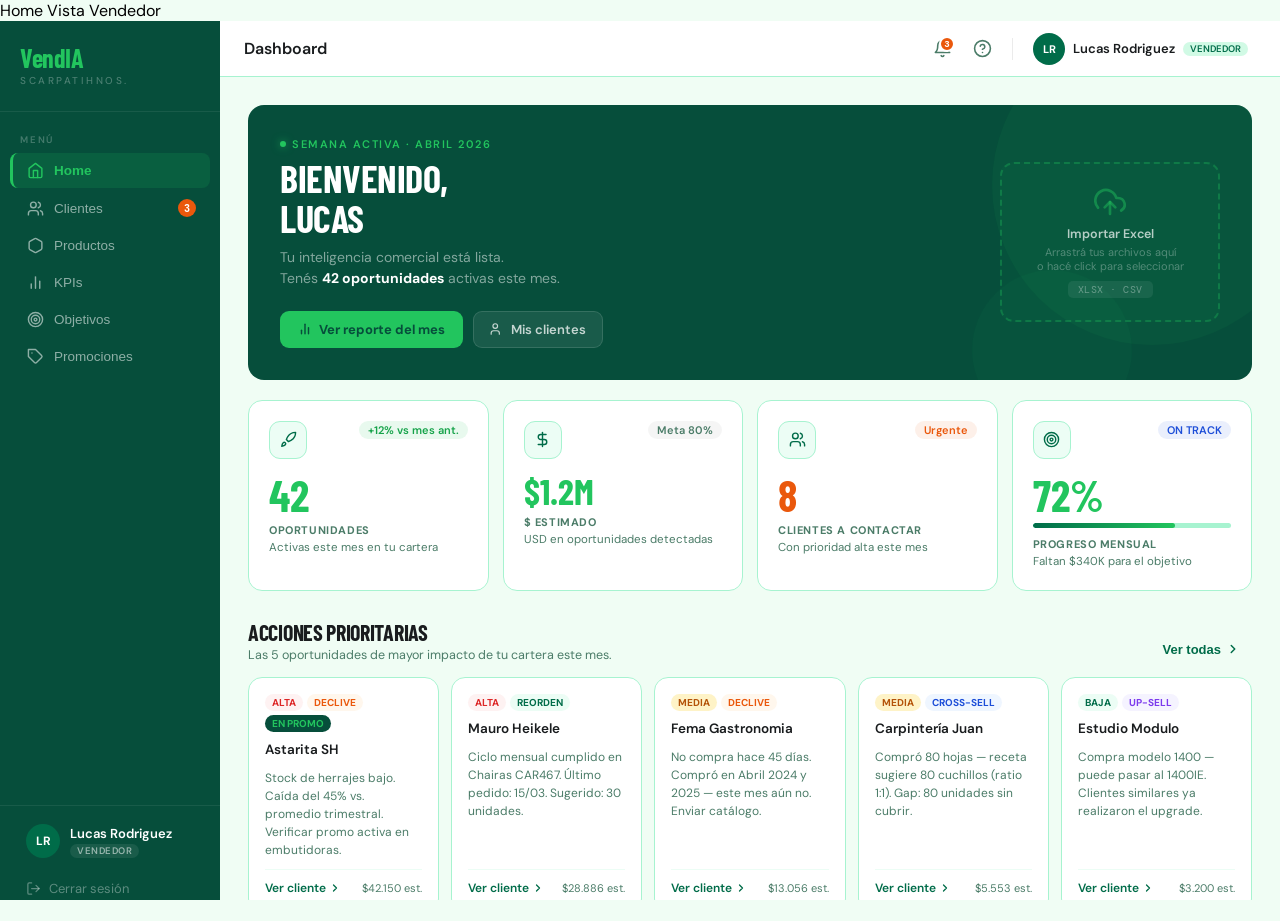
<file: Home_Vista_Vendedor.html>
Home Vista Vendedor

<!DOCTYPE html>
<html lang="es">
<head>
<meta charset="UTF-8">
<meta name="viewport" content="width=device-width, initial-scale=1.0">
<title>VendIA — Home · Vendedor</title>
<link rel="preconnect" href="https://fonts.googleapis.com">
<link href="https://fonts.googleapis.com/css2?family=Barlow+Condensed:wght@600;700&family=DM+Sans:wght@400;500;600&family=DM+Mono:wght@400;500&display=swap" rel="stylesheet">
<style>
*, *::before, *::after { box-sizing: border-box; margin: 0; padding: 0; }

:root {
  --deep:    #064e3b;
  --mid:     #006c49;
  --accent:  #22c55e;
  --sage:    #d1fae5;
  --surface: #ecfdf5;
  --bg:      #f0fdf4;
  --border:  #a7f3d0;
  --muted:   #4b7c68;
  --dark:    #191c1e;
  --alert:   #ea580c;
  --warning: #ca8a04;
}

html, body { height: 100%; font-family: 'DM Sans', sans-serif; background: var(--bg); overflow: hidden; }
.app { display: flex; height: 100vh; overflow: hidden; }

/* ══════════════════ SIDEBAR ══════════════════ */
.sidebar {
  width: 220px; flex-shrink: 0; background: var(--deep);
  display: flex; flex-direction: column; height: 100vh;
  z-index: 200; transition: transform 0.28s cubic-bezier(0.16,1,0.3,1);
}
.sb-logo { padding: 24px 20px 16px; }
.sb-logo-name { font-family: 'Barlow Condensed', sans-serif; font-size: 26px; font-weight: 700; color: var(--accent); letter-spacing: -0.5px; line-height: 1; }
.sb-logo-sub  { font-size: 10px; font-weight: 500; color: rgba(255,255,255,0.28); letter-spacing: 2.5px; text-transform: uppercase; margin-top: 3px; }
.sb-div { height: 1px; background: rgba(255,255,255,0.07); margin: 8px 0; }
.sb-nav { flex: 1; display: flex; flex-direction: column; padding: 4px 0; overflow-y: auto; overflow-x: hidden; }
.sb-nav::-webkit-scrollbar { width: 0; }
.sb-lbl { font-size: 9.5px; font-weight: 600; color: rgba(255,255,255,0.25); letter-spacing: 1.8px; text-transform: uppercase; padding: 10px 20px 6px; }
.nl {
  display: flex; align-items: center; gap: 10px; padding: 9px 14px; margin: 1px 10px;
  border-radius: 8px; cursor: pointer; color: rgba(255,255,255,0.55); font-size: 13.5px;
  font-weight: 500; border: none; background: none; width: calc(100% - 20px); text-align: left;
  border-left: 3px solid transparent; transition: background 0.15s, color 0.15s; white-space: nowrap;
}
.nl:hover  { background: rgba(255,255,255,0.08); color: white; }
.nl.active { background: rgba(34,197,94,0.14); color: #22c55e; border-left-color: var(--accent); font-weight: 600; }
.nl svg    { flex-shrink: 0; width: 17px; height: 17px; }
.nl-badge  { margin-left: auto; background: var(--alert); color: white; font-size: 10px; font-weight: 700; min-width: 18px; height: 18px; border-radius: 999px; display: flex; align-items: center; justify-content: center; padding: 0 5px; }
.sb-bottom { padding: 8px 0 16px; }
.sb-user   { display: flex; align-items: center; gap: 10px; padding: 10px 16px; margin: 0 10px; }
.sb-av     { width: 34px; height: 34px; border-radius: 50%; background: var(--mid); color: white; font-size: 12px; font-weight: 700; display: flex; align-items: center; justify-content: center; flex-shrink: 0; }
.sb-uname  { font-size: 13px; font-weight: 600; color: white; white-space: nowrap; overflow: hidden; text-overflow: ellipsis; }
.sb-role   { display: inline-block; font-size: 9.5px; font-weight: 600; padding: 1px 7px; border-radius: 999px; margin-top: 2px; letter-spacing: 0.5px; text-transform: uppercase; background: rgba(255,255,255,0.08); color: rgba(255,255,255,0.55); }
.btn-logout { display: flex; align-items: center; gap: 8px; padding: 8px 16px; margin: 4px 10px 0; border-radius: 8px; border: none; background: none; cursor: pointer; color: rgba(255,255,255,0.35); font-family: 'DM Sans', sans-serif; font-size: 13px; width: calc(100% - 20px); transition: background 0.15s, color 0.15s; }
.btn-logout:hover { background: rgba(234,88,12,0.12); color: var(--alert); }

/* ══════════════════ MAIN ══════════════════ */
.main-col { flex: 1; display: flex; flex-direction: column; overflow: hidden; min-width: 0; }

/* Topbar */
.topbar { height: 56px; background: white; border-bottom: 1px solid var(--border); display: flex; align-items: center; justify-content: space-between; padding: 0 24px; flex-shrink: 0; }
.tb-left  { display: flex; align-items: center; gap: 8px; }
.tb-title { font-size: 16px; font-weight: 600; color: var(--dark); }
.hamburger { display: none; width: 36px; height: 36px; border-radius: 8px; border: none; background: none; cursor: pointer; color: var(--dark); align-items: center; justify-content: center; }
.hamburger:hover { background: var(--surface); }
.tb-right { display: flex; align-items: center; gap: 4px; }
.tb-btn   { width: 36px; height: 36px; border-radius: 8px; border: none; background: none; cursor: pointer; display: flex; align-items: center; justify-content: center; color: var(--muted); position: relative; transition: background 0.15s, color 0.15s; }
.tb-btn:hover { background: var(--surface); color: var(--deep); }
.tb-notif { position: absolute; top: 5px; right: 5px; width: 16px; height: 16px; background: var(--alert); color: white; font-size: 9px; font-weight: 700; border-radius: 50%; display: flex; align-items: center; justify-content: center; border: 2px solid white; }
.tb-sep   { width: 1px; height: 22px; background: rgba(0,0,0,0.08); margin: 0 8px; }
.tb-user  { display: flex; align-items: center; gap: 8px; padding: 4px 8px; border-radius: 8px; cursor: pointer; transition: background 0.15s; }
.tb-user:hover { background: var(--surface); }
.tb-av   { width: 32px; height: 32px; border-radius: 50%; background: var(--mid); color: white; font-size: 11px; font-weight: 700; display: flex; align-items: center; justify-content: center; flex-shrink: 0; }
.tb-name { font-size: 13px; font-weight: 600; color: var(--dark); }
.tb-role { font-size: 9.5px; font-weight: 600; padding: 1px 7px; border-radius: 999px; text-transform: uppercase; background: var(--sage); color: var(--mid); }

/* Content */
.content { flex: 1; overflow-y: auto; padding: 28px; }
.content::-webkit-scrollbar { width: 6px; }
.content::-webkit-scrollbar-thumb { background: var(--border); border-radius: 999px; }

/* ══════════════════════════════════════
   HOME — VISTA VENDEDOR
══════════════════════════════════════ */

/* ── Hero ── */
.hero {
  background: var(--deep);
  border-radius: 16px;
  padding: 32px;
  margin-bottom: 20px;
  display: grid;
  grid-template-columns: 1fr auto;
  gap: 28px;
  align-items: center;
  position: relative;
  overflow: hidden;
}
/* decorative circle */
.hero::before {
  content: '';
  position: absolute;
  width: 320px; height: 320px;
  border-radius: 50%;
  background: rgba(34,197,94,0.06);
  top: -80px; right: -60px;
  pointer-events: none;
}
.hero::after {
  content: '';
  position: absolute;
  width: 160px; height: 160px;
  border-radius: 50%;
  background: rgba(34,197,94,0.04);
  bottom: -50px; right: 120px;
  pointer-events: none;
}

.hero-left {}
.hero-eyebrow {
  font-size: 11px;
  font-weight: 600;
  color: var(--accent);
  letter-spacing: 1.5px;
  text-transform: uppercase;
  margin-bottom: 8px;
  display: flex;
  align-items: center;
  gap: 6px;
}
.hero-eyebrow-dot {
  width: 6px; height: 6px;
  border-radius: 50%;
  background: var(--accent);
  box-shadow: 0 0 8px rgba(34,197,94,0.7);
  animation: pulse 2s ease-in-out infinite;
}
@keyframes pulse {
  0%, 100% { opacity: 1; transform: scale(1); }
  50%       { opacity: 0.6; transform: scale(0.85); }
}
.hero-title {
  font-family: 'Barlow Condensed', sans-serif;
  font-size: 38px;
  font-weight: 700;
  color: white;
  letter-spacing: -0.5px;
  line-height: 1.05;
  margin-bottom: 8px;
}
.hero-sub {
  font-size: 14px;
  color: rgba(255,255,255,0.5);
  margin-bottom: 22px;
  line-height: 1.5;
}
.hero-actions { display: flex; gap: 10px; flex-wrap: wrap; }
.hero-btn-primary {
  display: inline-flex; align-items: center; gap: 7px;
  background: var(--accent); color: var(--deep);
  border: none; border-radius: 9px; padding: 9px 18px;
  font-family: 'DM Sans', sans-serif; font-size: 13px; font-weight: 700;
  cursor: pointer; transition: background 0.15s, transform 0.15s;
}
.hero-btn-primary:hover { background: #16a34a; transform: translateY(-1px); }
.hero-btn-ghost {
  display: inline-flex; align-items: center; gap: 7px;
  background: rgba(255,255,255,0.08); color: rgba(255,255,255,0.75);
  border: 1px solid rgba(255,255,255,0.12); border-radius: 9px; padding: 9px 16px;
  font-family: 'DM Sans', sans-serif; font-size: 13px; font-weight: 600;
  cursor: pointer; transition: background 0.15s;
}
.hero-btn-ghost:hover { background: rgba(255,255,255,0.14); }

/* Dropzone */
.dropzone {
  border: 2px dashed rgba(34,197,94,0.30);
  border-radius: 14px;
  padding: 22px 24px;
  text-align: center;
  cursor: pointer;
  width: 220px;
  flex-shrink: 0;
  background: rgba(34,197,94,0.04);
  transition: border-color 0.2s, background 0.2s;
  position: relative;
  z-index: 1;
}
.dropzone:hover, .dropzone.over {
  border-color: var(--accent);
  background: rgba(34,197,94,0.10);
}
.dropzone.success {
  border-color: var(--accent);
  background: rgba(34,197,94,0.12);
}
.dz-icon { color: rgba(34,197,94,0.45); margin-bottom: 8px; transition: color 0.2s; }
.dropzone:hover .dz-icon, .dropzone.over .dz-icon { color: rgba(34,197,94,0.7); }
.dropzone.success .dz-icon { color: var(--accent); }
.dz-title { font-size: 12.5px; font-weight: 600; color: rgba(255,255,255,0.7); }
.dz-sub   { font-size: 11px; color: rgba(255,255,255,0.3); margin-top: 3px; }
.dz-fmt   { display: inline-block; margin-top: 8px; background: rgba(255,255,255,0.07); border-radius: 5px; padding: 2px 10px; font-family: 'DM Mono', monospace; font-size: 10px; color: rgba(255,255,255,0.35); letter-spacing: 0.5px; }

/* ── KPI Grid ── */
.kpi-grid {
  display: grid;
  grid-template-columns: repeat(4, 1fr);
  gap: 14px;
  margin-bottom: 28px;
}
.kpi-card {
  background: white;
  border: 1px solid var(--border);
  border-radius: 14px;
  padding: 20px;
  cursor: pointer;
  transition: border-color 0.15s, transform 0.15s, box-shadow 0.15s;
  animation: cardIn 0.4s ease both;
}
.kpi-card:nth-child(1) { animation-delay: 0.05s; }
.kpi-card:nth-child(2) { animation-delay: 0.10s; }
.kpi-card:nth-child(3) { animation-delay: 0.15s; }
.kpi-card:nth-child(4) { animation-delay: 0.20s; }
.kpi-card:hover {
  border-color: var(--accent);
  transform: translateY(-2px);
  box-shadow: 0 8px 24px rgba(6,78,59,0.10);
}
@keyframes cardIn {
  from { opacity: 0; transform: translateY(12px); }
  to   { opacity: 1; transform: translateY(0); }
}
.kpi-top  { display: flex; align-items: flex-start; justify-content: space-between; margin-bottom: 14px; }
.kpi-ico  {
  width: 38px; height: 38px; border-radius: 11px;
  background: var(--surface); border: 1px solid var(--border);
  display: flex; align-items: center; justify-content: center; color: var(--mid);
}
.kpi-chip { font-size: 11px; font-weight: 600; padding: 2px 9px; border-radius: 999px; white-space: nowrap; }
.kpi-chip.pos  { background: rgba(34,197,94,0.10); color: #16a34a; }
.kpi-chip.warn { background: rgba(234,88,12,0.09); color: var(--alert); }
.kpi-chip.neu  { background: rgba(0,0,0,0.04); color: var(--muted); }
.kpi-chip.blue { background: rgba(29,78,216,0.09); color: #1d4ed8; }

.kpi-value {
  font-family: 'Barlow Condensed', sans-serif;
  font-size: 44px; font-weight: 700; line-height: 1;
  margin-bottom: 6px;
  /* count-up handled by JS */
}
.kpi-value.accent  { color: var(--accent); }
.kpi-value.alert   { color: var(--alert); }
.kpi-value.dark    { color: var(--dark); }

.kpi-progress { height: 5px; background: var(--border); border-radius: 999px; margin-bottom: 9px; overflow: hidden; }
.kpi-bar      { height: 100%; border-radius: 999px; background: linear-gradient(90deg, var(--mid), var(--accent)); width: 0; transition: width 0.8s ease 0.3s; }

.kpi-label { font-size: 11px; font-weight: 700; color: var(--muted); letter-spacing: 0.6px; text-transform: uppercase; margin-bottom: 3px; }
.kpi-sub   { font-size: 11.5px; color: var(--muted); line-height: 1.4; }

/* ── Acciones Prioritarias ── */
.section-row {
  display: flex; align-items: flex-end; justify-content: space-between; margin-bottom: 14px;
}
.section-title { font-family: 'Barlow Condensed', sans-serif; font-size: 22px; font-weight: 700; color: var(--dark); letter-spacing: -0.3px; }
.section-sub   { font-size: 12.5px; color: var(--muted); margin-top: 2px; }
.btn-ver-todas {
  display: flex; align-items: center; gap: 5px;
  font-size: 13px; font-weight: 600; color: var(--mid);
  padding: 6px 12px; border-radius: 8px; border: none; background: none;
  cursor: pointer; transition: background 0.15s; white-space: nowrap;
}
.btn-ver-todas:hover { background: var(--sage); color: var(--deep); }

/* Action cards */
.action-grid {
  display: grid;
  grid-template-columns: repeat(5, 1fr);
  gap: 12px;
}
.ac {
  background: white;
  border: 1px solid var(--border);
  border-radius: 14px;
  padding: 16px;
  cursor: pointer;
  display: flex; flex-direction: column; gap: 10px;
  transition: border-color 0.15s, transform 0.15s, box-shadow 0.15s;
  animation: cardIn 0.4s ease both;
}
.ac:nth-child(1) { animation-delay: 0.08s; }
.ac:nth-child(2) { animation-delay: 0.14s; }
.ac:nth-child(3) { animation-delay: 0.20s; }
.ac:nth-child(4) { animation-delay: 0.26s; }
.ac:nth-child(5) { animation-delay: 0.32s; }
.ac:hover {
  border-color: var(--accent);
  transform: translateY(-3px);
  box-shadow: 0 10px 24px rgba(6,78,59,0.12);
}
.ac-tags    { display: flex; flex-wrap: wrap; gap: 4px; }
.ac-client  { font-size: 13.5px; font-weight: 600; color: var(--dark); line-height: 1.25; }
.ac-desc    { font-size: 12px; color: var(--muted); line-height: 1.5; flex: 1; }
.ac-footer  {
  display: flex; align-items: center; justify-content: space-between;
  padding-top: 10px; border-top: 1px solid var(--surface);
  font-size: 12px; font-weight: 600; color: var(--mid);
}
.ac-footer-link { display: flex; align-items: center; gap: 3px; }

/* Badges */
.badge { font-size: 10px; font-weight: 700; padding: 2px 7px; border-radius: 999px; display: inline-block; }
.b-alta    { background: #fef2f2; color: #dc2626; }
.b-media   { background: #fef3c7; color: #b45309; }
.b-baja    { background: var(--surface); color: var(--mid); }
.b-declive { background: #fff7ed; color: var(--alert); }
.b-reorden { background: var(--surface); color: var(--mid); }
.b-cross   { background: #eff6ff; color: #1d4ed8; }
.b-upsell  { background: #f5f3ff; color: #7c3aed; }
.b-promo   { background: var(--deep); color: var(--accent); }

/* ── Overlay + Toast ── */
.overlay { display: none; position: fixed; inset: 0; background: rgba(0,0,0,0.45); z-index: 150; backdrop-filter: blur(2px); }
.overlay.open { display: block; }
.toast-wrap { position: fixed; bottom: 24px; right: 24px; z-index: 9999; display: flex; flex-direction: column-reverse; gap: 8px; pointer-events: none; }
.toast { background: var(--deep); color: white; border-radius: 10px; padding: 12px 16px; font-size: 13.5px; font-weight: 500; display: flex; align-items: center; gap: 10px; min-width: 240px; box-shadow: 0 8px 24px rgba(0,0,0,0.18); pointer-events: all; animation: toastIn 0.3s cubic-bezier(0.16,1,0.3,1) both; }
.toast.success { border-left: 3px solid var(--accent); }
.toast.error   { background: #991b1b; border-left: 3px solid #ef4444; }
.toast-out { animation: toastOut 0.2s ease forwards; }

@keyframes toastIn  { from { opacity:0; transform:translateX(16px); } to { opacity:1; transform:translateX(0); } }
@keyframes toastOut { to { opacity:0; transform:translateX(16px); } }

/* ── Responsive ── */
@media (max-width: 1100px) {
  .kpi-grid    { grid-template-columns: repeat(2, 1fr); }
  .action-grid { grid-template-columns: repeat(3, 1fr); }
  .hero        { grid-template-columns: 1fr; }
  .dropzone    { width: 100%; }
}
@media (max-width: 768px) {
  .sidebar  { position: fixed; left:0; top:0; bottom:0; transform: translateX(-100%); }
  .sidebar.open { transform: translateX(0); }
  .hamburger { display: flex !important; }
  .tb-name, .tb-role { display: none; }
  .content  { padding: 16px; }
  .kpi-grid { grid-template-columns: repeat(2, 1fr); }
  .action-grid { grid-template-columns: repeat(2, 1fr); }
}
@media (max-width: 480px) {
  .kpi-grid    { grid-template-columns: 1fr; }
  .action-grid { grid-template-columns: 1fr; }
}
</style>
</head>
<body>

<div class="overlay" id="overlay" onclick="closeSidebar()"></div>

<div class="app">

  <!-- ══════════ SIDEBAR ══════════ -->
  <aside class="sidebar" id="sidebar">
    <div class="sb-logo">
      <div class="sb-logo-name">VendIA</div>
      <div class="sb-logo-sub">Scarpatihnos.</div>
    </div>
    <div class="sb-div"></div>
    <nav class="sb-nav">
      <div class="sb-lbl">Menú</div>
      <button class="nl active">
        <svg viewBox="0 0 24 24" fill="none" stroke="currentColor" stroke-width="2" stroke-linecap="round" stroke-linejoin="round"><path d="m3 9 9-7 9 7v11a2 2 0 0 1-2 2H5a2 2 0 0 1-2-2z"/><polyline points="9 22 9 12 15 12 15 22"/></svg>
        Home
      </button>
      <button class="nl">
        <svg viewBox="0 0 24 24" fill="none" stroke="currentColor" stroke-width="2" stroke-linecap="round" stroke-linejoin="round"><path d="M16 21v-2a4 4 0 0 0-4-4H6a4 4 0 0 0-4 4v2"/><circle cx="9" cy="7" r="4"/><path d="M22 21v-2a4 4 0 0 0-3-3.87"/><path d="M16 3.13a4 4 0 0 1 0 7.75"/></svg>
        Clientes
        <span class="nl-badge">3</span>
      </button>
      <button class="nl">
        <svg viewBox="0 0 24 24" fill="none" stroke="currentColor" stroke-width="2" stroke-linecap="round" stroke-linejoin="round"><path d="M21 16V8a2 2 0 0 0-1-1.73l-7-4a2 2 0 0 0-2 0l-7 4A2 2 0 0 0 3 8v8a2 2 0 0 0 1 1.73l7 4a2 2 0 0 0 2 0l7-4A2 2 0 0 0 21 16z"/></svg>
        Productos
      </button>
      <button class="nl">
        <svg viewBox="0 0 24 24" fill="none" stroke="currentColor" stroke-width="2" stroke-linecap="round" stroke-linejoin="round"><line x1="18" x2="18" y1="20" y2="10"/><line x1="12" x2="12" y1="20" y2="4"/><line x1="6" x2="6" y1="20" y2="14"/></svg>
        KPIs
      </button>
      <button class="nl">
        <svg viewBox="0 0 24 24" fill="none" stroke="currentColor" stroke-width="2" stroke-linecap="round" stroke-linejoin="round"><circle cx="12" cy="12" r="10"/><circle cx="12" cy="12" r="6"/><circle cx="12" cy="12" r="2"/></svg>
        Objetivos
      </button>
      <button class="nl">
        <svg viewBox="0 0 24 24" fill="none" stroke="currentColor" stroke-width="2" stroke-linecap="round" stroke-linejoin="round"><path d="M20.59 13.41l-7.17 7.17a2 2 0 0 1-2.83 0L2 12V2h10l8.59 8.59a2 2 0 0 1 0 2.82z"/><line x1="7" x2="7.01" y1="7" y2="7"/></svg>
        Promociones
      </button>
    </nav>
    <div class="sb-bottom">
      <div class="sb-div" style="margin-bottom:8px"></div>
      <div class="sb-user">
        <div class="sb-av">LR</div>
        <div>
          <div class="sb-uname">Lucas Rodriguez</div>
          <span class="sb-role">Vendedor</span>
        </div>
      </div>
      <button class="btn-logout">
        <svg width="15" height="15" viewBox="0 0 24 24" fill="none" stroke="currentColor" stroke-width="2" stroke-linecap="round" stroke-linejoin="round"><path d="M9 21H5a2 2 0 0 1-2-2V5a2 2 0 0 1 2-2h4"/><polyline points="16 17 21 12 16 7"/><line x1="21" x2="9" y1="12" y2="12"/></svg>
        Cerrar sesión
      </button>
    </div>
  </aside>

  <!-- ══════════ MAIN ══════════ -->
  <div class="main-col">

    <header class="topbar">
      <div class="tb-left">
        <button class="hamburger" onclick="openSidebar()">
          <svg width="20" height="20" viewBox="0 0 24 24" fill="none" stroke="currentColor" stroke-width="2" stroke-linecap="round" stroke-linejoin="round"><line x1="4" x2="20" y1="12" y2="12"/><line x1="4" x2="20" y1="6" y2="6"/><line x1="4" x2="20" y1="18" y2="18"/></svg>
        </button>
        <span class="tb-title">Dashboard</span>
      </div>
      <div class="tb-right">
        <button class="tb-btn">
          <svg width="19" height="19" viewBox="0 0 24 24" fill="none" stroke="currentColor" stroke-width="2" stroke-linecap="round" stroke-linejoin="round"><path d="M6 8a6 6 0 0 1 12 0c0 7 3 9 3 9H3s3-2 3-9"/><path d="M10.3 21a1.94 1.94 0 0 0 3.4 0"/></svg>
          <span class="tb-notif">3</span>
        </button>
        <button class="tb-btn">
          <svg width="19" height="19" viewBox="0 0 24 24" fill="none" stroke="currentColor" stroke-width="2" stroke-linecap="round" stroke-linejoin="round"><circle cx="12" cy="12" r="10"/><path d="M9.09 9a3 3 0 0 1 5.83 1c0 2-3 3-3 3"/><path d="M12 17h.01"/></svg>
        </button>
        <div class="tb-sep"></div>
        <div class="tb-user">
          <div class="tb-av">LR</div>
          <span class="tb-name">Lucas Rodriguez</span>
          <span class="tb-role">Vendedor</span>
        </div>
      </div>
    </header>

    <main class="content">

      <!-- ══════════════════════════════════
           HOME — VISTA VENDEDOR
      ══════════════════════════════════ -->

      <!-- HERO -->
      <div class="hero" style="animation: cardIn 0.4s ease both">
        <div class="hero-left">
          <div class="hero-eyebrow">
            <div class="hero-eyebrow-dot"></div>
            Semana activa · Abril 2026
          </div>
          <div class="hero-title">BIENVENIDO,<br>LUCAS</div>
          <div class="hero-sub">Tu inteligencia comercial está lista.<br>Tenés <strong style="color:white">42 oportunidades</strong> activas este mes.</div>
          <div class="hero-actions">
            <button class="hero-btn-primary">
              <svg width="14" height="14" viewBox="0 0 24 24" fill="none" stroke="currentColor" stroke-width="2.5" stroke-linecap="round" stroke-linejoin="round"><line x1="18" x2="18" y1="20" y2="10"/><line x1="12" x2="12" y1="20" y2="4"/><line x1="6" x2="6" y1="20" y2="14"/></svg>
              Ver reporte del mes
            </button>
            <button class="hero-btn-ghost">
              <svg width="14" height="14" viewBox="0 0 24 24" fill="none" stroke="currentColor" stroke-width="2" stroke-linecap="round" stroke-linejoin="round"><path d="M16 21v-2a4 4 0 0 0-4-4H6a4 4 0 0 0-4 4v2"/><circle cx="9" cy="7" r="4"/></svg>
              Mis clientes
            </button>
          </div>
        </div>

        <!-- Dropzone -->
        <div class="dropzone" id="dropzone">
          <div class="dz-icon">
            <svg width="32" height="32" viewBox="0 0 24 24" fill="none" stroke="currentColor" stroke-width="2" stroke-linecap="round" stroke-linejoin="round"><polyline points="16 16 12 12 8 16"/><line x1="12" x2="12" y1="12" y2="21"/><path d="M20.39 18.39A5 5 0 0 0 18 9h-1.26A8 8 0 1 0 3 16.3"/></svg>
          </div>
          <div class="dz-title" id="dz-title">Importar Excel</div>
          <div class="dz-sub" id="dz-sub">Arrastrá tus archivos aquí<br>o hacé click para seleccionar</div>
          <div class="dz-fmt">XLSX · CSV</div>
          <input type="file" id="fileInput" accept=".xlsx,.csv" style="display:none">
        </div>
      </div>

      <!-- KPI CARDS -->
      <div class="kpi-grid">

        <!-- Oportunidades -->
        <div class="kpi-card" title="Ver todas las oportunidades">
          <div class="kpi-top">
            <div class="kpi-ico">
              <svg width="17" height="17" viewBox="0 0 24 24" fill="none" stroke="currentColor" stroke-width="2" stroke-linecap="round" stroke-linejoin="round"><path d="M4.5 16.5c-1.5 1.26-2 5-2 5s3.74-.5 5-2c.71-.84.7-2.13-.09-2.91a2.18 2.18 0 0 0-2.91-.09z"/><path d="m12 15-3-3a22 22 0 0 1 2-3.95A12.88 12.88 0 0 1 22 2c0 2.72-.78 7.5-6 11a22.35 22.35 0 0 1-4 2z"/></svg>
            </div>
            <span class="kpi-chip pos">+12% vs mes ant.</span>
          </div>
          <div class="kpi-value accent" data-target="42">0</div>
          <div class="kpi-label">Oportunidades</div>
          <div class="kpi-sub">Activas este mes en tu cartera</div>
        </div>

        <!-- $ Estimado -->
        <div class="kpi-card" title="Ver KPIs">
          <div class="kpi-top">
            <div class="kpi-ico">
              <svg width="17" height="17" viewBox="0 0 24 24" fill="none" stroke="currentColor" stroke-width="2" stroke-linecap="round" stroke-linejoin="round"><line x1="12" x2="12" y1="2" y2="22"/><path d="M17 5H9.5a3.5 3.5 0 0 0 0 7h5a3.5 3.5 0 0 1 0 7H6"/></svg>
            </div>
            <span class="kpi-chip neu">Meta 80%</span>
          </div>
          <div class="kpi-value accent" style="font-size:36px">$1.2M</div>
          <div class="kpi-label">$ Estimado</div>
          <div class="kpi-sub">USD en oportunidades detectadas</div>
        </div>

        <!-- Clientes a contactar -->
        <div class="kpi-card" title="Ver clientes prioritarios">
          <div class="kpi-top">
            <div class="kpi-ico">
              <svg width="17" height="17" viewBox="0 0 24 24" fill="none" stroke="currentColor" stroke-width="2" stroke-linecap="round" stroke-linejoin="round"><path d="M16 21v-2a4 4 0 0 0-4-4H6a4 4 0 0 0-4 4v2"/><circle cx="9" cy="7" r="4"/><path d="M22 21v-2a4 4 0 0 0-3-3.87"/><path d="M16 3.13a4 4 0 0 1 0 7.75"/></svg>
            </div>
            <span class="kpi-chip warn">Urgente</span>
          </div>
          <div class="kpi-value alert" data-target="8">0</div>
          <div class="kpi-label">Clientes a Contactar</div>
          <div class="kpi-sub">Con prioridad alta este mes</div>
        </div>

        <!-- Progreso mensual -->
        <div class="kpi-card" title="Ver mis objetivos">
          <div class="kpi-top">
            <div class="kpi-ico">
              <svg width="17" height="17" viewBox="0 0 24 24" fill="none" stroke="currentColor" stroke-width="2" stroke-linecap="round" stroke-linejoin="round"><circle cx="12" cy="12" r="10"/><circle cx="12" cy="12" r="6"/><circle cx="12" cy="12" r="2"/></svg>
            </div>
            <span class="kpi-chip blue">ON TRACK</span>
          </div>
          <div class="kpi-value accent" data-target="72" data-suffix="%">0%</div>
          <div class="kpi-progress">
            <div class="kpi-bar" id="kpi-progress-bar" data-width="72"></div>
          </div>
          <div class="kpi-label">Progreso Mensual</div>
          <div class="kpi-sub">Faltan $340K para el objetivo</div>
        </div>

      </div>

      <!-- ACCIONES PRIORITARIAS -->
      <div class="section-row">
        <div>
          <div class="section-title">ACCIONES PRIORITARIAS</div>
          <div class="section-sub">Las 5 oportunidades de mayor impacto de tu cartera este mes.</div>
        </div>
        <button class="btn-ver-todas">
          Ver todas
          <svg width="14" height="14" viewBox="0 0 24 24" fill="none" stroke="currentColor" stroke-width="2.5" stroke-linecap="round" stroke-linejoin="round"><path d="m9 18 6-6-6-6"/></svg>
        </button>
      </div>

      <div class="action-grid">

        <!-- Card 1: DECLIVE + PROMO -->
        <div class="ac">
          <div class="ac-tags">
            <span class="badge b-alta">ALTA</span>
            <span class="badge b-declive">DECLIVE</span>
            <span class="badge b-promo">EN PROMO</span>
          </div>
          <div class="ac-client">Astarita SH</div>
          <div class="ac-desc">Stock de herrajes bajo. Caída del 45% vs. promedio trimestral. Verificar promo activa en embutidoras.</div>
          <div class="ac-footer">
            <div class="ac-footer-link">
              Ver cliente
              <svg width="12" height="12" viewBox="0 0 24 24" fill="none" stroke="currentColor" stroke-width="2.5" stroke-linecap="round" stroke-linejoin="round"><path d="m9 18 6-6-6-6"/></svg>
            </div>
            <span style="font-size:11px;color:var(--muted);font-weight:400">$42.150 est.</span>
          </div>
        </div>

        <!-- Card 2: REORDEN -->
        <div class="ac">
          <div class="ac-tags">
            <span class="badge b-alta">ALTA</span>
            <span class="badge b-reorden">REORDEN</span>
          </div>
          <div class="ac-client">Mauro Heikele</div>
          <div class="ac-desc">Ciclo mensual cumplido en Chairas CAR467. Último pedido: 15/03. Sugerido: 30 unidades.</div>
          <div class="ac-footer">
            <div class="ac-footer-link">
              Ver cliente
              <svg width="12" height="12" viewBox="0 0 24 24" fill="none" stroke="currentColor" stroke-width="2.5" stroke-linecap="round" stroke-linejoin="round"><path d="m9 18 6-6-6-6"/></svg>
            </div>
            <span style="font-size:11px;color:var(--muted);font-weight:400">$28.886 est.</span>
          </div>
        </div>

        <!-- Card 3: DECLIVE -->
        <div class="ac">
          <div class="ac-tags">
            <span class="badge b-media">MEDIA</span>
            <span class="badge b-declive">DECLIVE</span>
          </div>
          <div class="ac-client">Fema Gastronomia</div>
          <div class="ac-desc">No compra hace 45 días. Compró en Abril 2024 y 2025 — este mes aún no. Enviar catálogo.</div>
          <div class="ac-footer">
            <div class="ac-footer-link">
              Ver cliente
              <svg width="12" height="12" viewBox="0 0 24 24" fill="none" stroke="currentColor" stroke-width="2.5" stroke-linecap="round" stroke-linejoin="round"><path d="m9 18 6-6-6-6"/></svg>
            </div>
            <span style="font-size:11px;color:var(--muted);font-weight:400">$13.056 est.</span>
          </div>
        </div>

        <!-- Card 4: CROSS-SELL -->
        <div class="ac">
          <div class="ac-tags">
            <span class="badge b-media">MEDIA</span>
            <span class="badge b-cross">CROSS-SELL</span>
          </div>
          <div class="ac-client">Carpintería Juan</div>
          <div class="ac-desc">Compró 80 hojas — receta sugiere 80 cuchillos (ratio 1:1). Gap: 80 unidades sin cubrir.</div>
          <div class="ac-footer">
            <div class="ac-footer-link">
              Ver cliente
              <svg width="12" height="12" viewBox="0 0 24 24" fill="none" stroke="currentColor" stroke-width="2.5" stroke-linecap="round" stroke-linejoin="round"><path d="m9 18 6-6-6-6"/></svg>
            </div>
            <span style="font-size:11px;color:var(--muted);font-weight:400">$5.553 est.</span>
          </div>
        </div>

        <!-- Card 5: UP-SELL -->
        <div class="ac">
          <div class="ac-tags">
            <span class="badge b-baja">BAJA</span>
            <span class="badge b-upsell">UP-SELL</span>
          </div>
          <div class="ac-client">Estudio Modulo</div>
          <div class="ac-desc">Compra modelo 1400 — puede pasar al 1400IE. Clientes similares ya realizaron el upgrade.</div>
          <div class="ac-footer">
            <div class="ac-footer-link">
              Ver cliente
              <svg width="12" height="12" viewBox="0 0 24 24" fill="none" stroke="currentColor" stroke-width="2.5" stroke-linecap="round" stroke-linejoin="round"><path d="m9 18 6-6-6-6"/></svg>
            </div>
            <span style="font-size:11px;color:var(--muted);font-weight:400">$3.200 est.</span>
          </div>
        </div>

      </div><!-- /action-grid -->

    </main>
  </div>

</div>

<div class="toast-wrap" id="toastWrap"></div>

<script>
// ── COUNT-UP ──────────────────────────────────────────────────
function countUp(el) {
  const target = parseInt(el.dataset.target);
  const suffix = el.dataset.suffix || '';
  if (isNaN(target)) return;
  const duration = 900;
  const start    = performance.now();
  function step(now) {
    const progress = Math.min((now - start) / duration, 1);
    const ease     = 1 - Math.pow(1 - progress, 3); // ease-out cubic
    el.textContent = Math.round(ease * target) + suffix;
    if (progress < 1) requestAnimationFrame(step);
  }
  requestAnimationFrame(step);
}

// Run count-ups on load
window.addEventListener('load', () => {
  document.querySelectorAll('[data-target]').forEach(el => countUp(el));
  // Animate progress bar
  setTimeout(() => {
    const bar = document.getElementById('kpi-progress-bar');
    if (bar) bar.style.width = bar.dataset.width + '%';
  }, 300);
});

// ── DROPZONE ──────────────────────────────────────────────────
const dz  = document.getElementById('dropzone');
const fin = document.getElementById('fileInput');

dz.addEventListener('click',     () => fin.click());
dz.addEventListener('dragover',  e  => { e.preventDefault(); dz.classList.add('over'); });
dz.addEventListener('dragleave', () => dz.classList.remove('over'));
dz.addEventListener('drop', e => {
  e.preventDefault();
  dz.classList.remove('over');
  handleFile(e.dataTransfer.files[0]);
});
fin.addEventListener('change', e => { if (e.target.files[0]) handleFile(e.target.files[0]); });

function handleFile(file) {
  if (!file) return;
  const ok = file.name.endsWith('.xlsx') || file.name.endsWith('.csv');
  if (!ok) {
    showToast('Formato inválido. Usá .xlsx o .csv', 'error');
    return;
  }
  dz.classList.add('success');
  document.getElementById('dz-title').textContent = '✓ ' + file.name;
  document.getElementById('dz-sub').textContent   = 'Archivo cargado correctamente';
  showToast('✓ Archivo cargado: ' + file.name, 'success');
}

// ── SIDEBAR MOBILE ────────────────────────────────────────────
function openSidebar()  {
  document.getElementById('sidebar').classList.add('open');
  document.getElementById('overlay').classList.add('open');
}
function closeSidebar() {
  document.getElementById('sidebar').classList.remove('open');
  document.getElementById('overlay').classList.remove('open');
}

// ── TOAST ─────────────────────────────────────────────────────
function showToast(msg, type = 'success') {
  const wrap = document.getElementById('toastWrap');
  const el   = document.createElement('div');
  el.className   = 'toast ' + type;
  el.textContent = msg;
  wrap.appendChild(el);
  setTimeout(() => {
    el.classList.add('toast-out');
    setTimeout(() => el.remove(), 220);
  }, 3500);
}
</script>

</body>
</html>
</file>
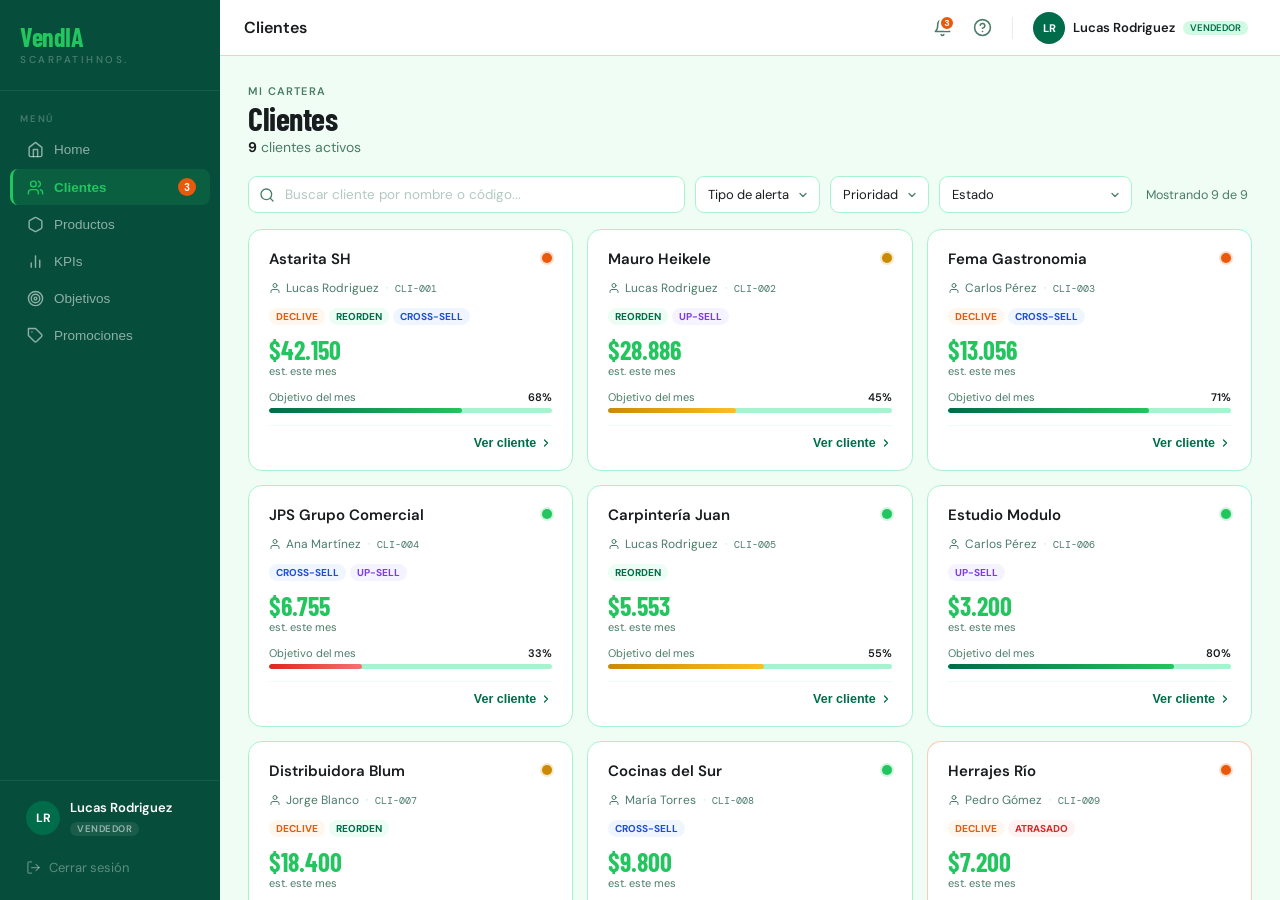
<file: Lista_de_clientes.html>
<!DOCTYPE html>
<html lang="es">
<head>
<meta charset="UTF-8">
<meta name="viewport" content="width=device-width, initial-scale=1.0">
<title>VendIA — Clientes</title>
<link rel="preconnect" href="https://fonts.googleapis.com">
<link rel="stylesheet" href="vendIA-global.css">
<link href="https://fonts.googleapis.com/css2?family=Barlow+Condensed:wght@600;700&family=DM+Sans:wght@400;500;600&family=DM+Mono:wght@400;500&display=swap" rel="stylesheet">
<style>
*, *::before, *::after { box-sizing: border-box; margin: 0; padding: 0; }

:root {
  --deep:    #064e3b;
  --mid:     #006c49;
  --accent:  #22c55e;
  --sage:    #d1fae5;
  --surface: #ecfdf5;
  --bg:      #f0fdf4;
  --border:  #a7f3d0;
  --muted:   #4b7c68;
  --dark:    #191c1e;
  --alert:   #ea580c;
  --warning: #ca8a04;
}

html, body { height: 100%; font-family: 'DM Sans', sans-serif; background: var(--bg); overflow: hidden; }
.app { display: flex; height: 100vh; overflow: hidden; }

/* ══════════════════ SIDEBAR ══════════════════ */
.sidebar {
  width: 220px; flex-shrink: 0; background: var(--deep);
  display: flex; flex-direction: column; height: 100vh;
  z-index: 200; transition: transform 0.28s cubic-bezier(0.16,1,0.3,1);
}
.sb-logo { padding: 24px 20px 16px; }
.sb-logo-name { font-family: 'Barlow Condensed', sans-serif; font-size: 26px; font-weight: 700; color: var(--accent); letter-spacing: -0.5px; line-height: 1; }
.sb-logo-sub  { font-size: 10px; font-weight: 500; color: rgba(255,255,255,0.28); letter-spacing: 2.5px; text-transform: uppercase; margin-top: 3px; }
.sb-div { height: 1px; background: rgba(255,255,255,0.07); margin: 8px 0; }
.sb-nav { flex: 1; display: flex; flex-direction: column; padding: 4px 0; overflow-y: auto; overflow-x: hidden; }
.sb-nav::-webkit-scrollbar { width: 0; }
.sb-lbl { font-size: 9.5px; font-weight: 600; color: rgba(255,255,255,0.25); letter-spacing: 1.8px; text-transform: uppercase; padding: 10px 20px 6px; }
.nl {
  display: flex; align-items: center; gap: 10px; padding: 9px 14px; margin: 1px 10px;
  border-radius: 8px; cursor: pointer; color: rgba(255,255,255,0.55); font-size: 13.5px;
  font-weight: 500; border: none; background: none; width: calc(100% - 20px); text-align: left;
  border-left: 3px solid transparent; transition: background 0.15s, color 0.15s; white-space: nowrap;
}
.nl:hover  { background: rgba(255,255,255,0.08); color: white; }
.nl.active { background: rgba(34,197,94,0.14); color: #22c55e; border-left-color: var(--accent); font-weight: 600; }
.nl svg { flex-shrink: 0; width: 17px; height: 17px; }
.nl-badge { margin-left: auto; background: var(--alert); color: white; font-size: 10px; font-weight: 700; min-width: 18px; height: 18px; border-radius: 999px; display: flex; align-items: center; justify-content: center; padding: 0 5px; }
.sb-bottom { padding: 8px 0 16px; }
.sb-user { display: flex; align-items: center; gap: 10px; padding: 10px 16px; margin: 0 10px; }
.sb-av   { width: 34px; height: 34px; border-radius: 50%; background: var(--mid); color: white; font-size: 12px; font-weight: 700; display: flex; align-items: center; justify-content: center; flex-shrink: 0; }
.sb-uname { font-size: 13px; font-weight: 600; color: white; white-space: nowrap; overflow: hidden; text-overflow: ellipsis; }
.sb-role  { display: inline-block; font-size: 9.5px; font-weight: 600; padding: 1px 7px; border-radius: 999px; margin-top: 2px; letter-spacing: 0.5px; text-transform: uppercase; background: rgba(255,255,255,0.08); color: rgba(255,255,255,0.55); }
.btn-logout { display: flex; align-items: center; gap: 8px; padding: 8px 16px; margin: 4px 10px 0; border-radius: 8px; border: none; background: none; cursor: pointer; color: rgba(255,255,255,0.35); font-family: 'DM Sans', sans-serif; font-size: 13px; width: calc(100% - 20px); transition: background 0.15s, color 0.15s; }
.btn-logout:hover { background: rgba(234,88,12,0.12); color: var(--alert); }

/* ══════════════════ MAIN ══════════════════ */
.main-col { flex: 1; display: flex; flex-direction: column; overflow: hidden; min-width: 0; }
.topbar { height: 56px; background: white; border-bottom: 1px solid var(--border); display: flex; align-items: center; justify-content: space-between; padding: 0 24px; flex-shrink: 0; }
.tb-left  { display: flex; align-items: center; gap: 8px; }
.tb-title { font-size: 16px; font-weight: 600; color: var(--dark); }
.hamburger { display: none; width: 36px; height: 36px; border-radius: 8px; border: none; background: none; cursor: pointer; color: var(--dark); align-items: center; justify-content: center; }
.hamburger:hover { background: var(--surface); }
.tb-right { display: flex; align-items: center; gap: 4px; }
.tb-btn   { width: 36px; height: 36px; border-radius: 8px; border: none; background: none; cursor: pointer; display: flex; align-items: center; justify-content: center; color: var(--muted); position: relative; transition: background 0.15s, color 0.15s; }
.tb-btn:hover { background: var(--surface); color: var(--deep); }
.tb-notif { position: absolute; top: 5px; right: 5px; width: 16px; height: 16px; background: var(--alert); color: white; font-size: 9px; font-weight: 700; border-radius: 50%; display: flex; align-items: center; justify-content: center; border: 2px solid white; }
.tb-sep  { width: 1px; height: 22px; background: rgba(0,0,0,0.08); margin: 0 8px; }
.tb-user { display: flex; align-items: center; gap: 8px; padding: 4px 8px; border-radius: 8px; cursor: pointer; transition: background 0.15s; }
.tb-user:hover { background: var(--surface); }
.tb-av   { width: 32px; height: 32px; border-radius: 50%; background: var(--mid); color: white; font-size: 11px; font-weight: 700; display: flex; align-items: center; justify-content: center; flex-shrink: 0; }
.tb-name { font-size: 13px; font-weight: 600; color: var(--dark); }
.tb-role { font-size: 9.5px; font-weight: 600; padding: 1px 7px; border-radius: 999px; text-transform: uppercase; background: var(--sage); color: var(--mid); }

.content { flex: 1; overflow-y: auto; padding: 28px; }
.content::-webkit-scrollbar { width: 6px; }
.content::-webkit-scrollbar-thumb { background: var(--border); border-radius: 999px; }

/* ══════════════════════════════════════
   CLIENTES
══════════════════════════════════════ */

/* Page header */
.page-header {
  display: flex; align-items: flex-end; justify-content: space-between;
  margin-bottom: 20px;
}
.page-title-wrap {}
.page-eyebrow {
  font-size: 11px; font-weight: 600; color: var(--muted);
  letter-spacing: 1.2px; text-transform: uppercase; margin-bottom: 4px;
}
.page-title {
  font-family: 'Barlow Condensed', sans-serif;
  font-size: 32px; font-weight: 700; color: var(--dark); letter-spacing: -0.5px; line-height: 1;
}
.page-count {
  font-size: 14px; color: var(--muted); margin-top: 4px;
  transition: all 0.2s;
}
.page-count strong { color: var(--dark); }

/* Toolbar */
.toolbar {
  display: flex; align-items: center; gap: 10px;
  margin-bottom: 16px; flex-wrap: wrap;
}

/* Search */
.search-wrap {
  position: relative; flex: 1; min-width: 200px;
}
.search-ico {
  position: absolute; left: 11px; top: 50%; transform: translateY(-50%);
  color: var(--muted); pointer-events: none;
}
.search-input {
  width: 100%; padding: 9px 36px 9px 36px;
  border: 1.5px solid var(--border); border-radius: 9px;
  font-family: 'DM Sans', sans-serif; font-size: 13.5px; color: var(--dark);
  background: white; outline: none; transition: border-color 0.2s, box-shadow 0.2s;
}
.search-input::placeholder { color: #b3c9c0; }
.search-input:focus { border-color: var(--accent); box-shadow: 0 0 0 3px rgba(34,197,94,0.10); }
.search-clear {
  position: absolute; right: 10px; top: 50%; transform: translateY(-50%);
  width: 18px; height: 18px; border-radius: 50%; border: none;
  background: var(--border); color: var(--muted); cursor: pointer;
  display: none; align-items: center; justify-content: center;
  font-size: 10px; font-weight: 700; transition: background 0.15s;
}
.search-clear.visible { display: flex; }
.search-clear:hover { background: var(--accent); color: white; }

/* Filter selects */
.filter-select {
  padding: 9px 12px; border: 1.5px solid var(--border); border-radius: 9px;
  font-family: 'DM Sans', sans-serif; font-size: 13px; color: var(--dark);
  background: white; outline: none; cursor: pointer;
  transition: border-color 0.2s, box-shadow 0.2s;
  appearance: none;
  background-image: url("data:image/svg+xml,%3Csvg xmlns='http://www.w3.org/2000/svg' width='12' height='12' viewBox='0 0 24 24' fill='none' stroke='%234b7c68' stroke-width='2.5' stroke-linecap='round' stroke-linejoin='round'%3E%3Cpath d='m6 9 6 6 6-6'/%3E%3C/svg%3E");
  background-repeat: no-repeat;
  background-position: right 10px center;
  padding-right: 30px;
}
.filter-select:focus { border-color: var(--accent); box-shadow: 0 0 0 3px rgba(34,197,94,0.10); }
.filter-select.active { border-color: var(--accent); color: var(--mid); background-color: var(--surface); }

/* Results count */
.results-count {
  font-size: 12.5px; color: var(--muted); padding: 0 4px;
  white-space: nowrap;
}

/* ── Client Grid ── */
.client-grid {
  display: grid;
  grid-template-columns: repeat(3, 1fr);
  gap: 14px;
}

/* Client Card */
.client-card {
  background: white;
  border: 1px solid var(--border);
  border-radius: 14px;
  padding: 20px;
  cursor: pointer;
  display: flex;
  flex-direction: column;
  gap: 12px;
  transition: border-color 0.15s, transform 0.15s, box-shadow 0.15s;
  animation: cardIn 0.35s ease both;
  text-decoration: none;
}
.client-card:hover {
  border-color: var(--accent);
  transform: translateY(-2px);
  box-shadow: 0 10px 28px rgba(6,78,59,0.10);
}
/* atrasado card */
.client-card.has-atrasado {
  border-color: rgba(234,88,12,0.30);
}
.client-card.has-atrasado:hover {
  border-color: var(--alert);
  box-shadow: 0 10px 28px rgba(234,88,12,0.10);
}

@keyframes cardIn {
  from { opacity: 0; transform: translateY(10px); }
  to   { opacity: 1; transform: translateY(0); }
}

/* Card header */
.card-header {
  display: flex; align-items: flex-start; justify-content: space-between; gap: 8px;
}
.card-name {
  font-size: 15px; font-weight: 600; color: var(--dark); line-height: 1.2;
}
.status-dot {
  width: 10px; height: 10px; border-radius: 50%; flex-shrink: 0; margin-top: 3px;
  position: relative;
}
.status-dot.green  { background: var(--accent); box-shadow: 0 0 0 2px rgba(34,197,94,0.2); }
.status-dot.yellow { background: var(--warning); box-shadow: 0 0 0 2px rgba(202,138,4,0.2); }
.status-dot.red    { background: var(--alert);   box-shadow: 0 0 0 2px rgba(234,88,12,0.2); }

/* Vendedor */
.card-vendor {
  display: flex; align-items: center; gap: 5px;
  font-size: 12px; color: var(--muted);
}

/* Badges row */
.card-badges { display: flex; flex-wrap: wrap; gap: 4px; }

.badge { font-size: 10px; font-weight: 700; padding: 2px 7px; border-radius: 999px; display: inline-block; white-space: nowrap; }
.b-declive  { background: #fff7ed; color: var(--alert); }
.b-reorden  { background: var(--surface); color: var(--mid); }
.b-cross    { background: #eff6ff; color: #1d4ed8; }
.b-upsell   { background: #f5f3ff; color: #7c3aed; }
.b-atrasado { background: #fef2f2; color: #dc2626; }
.b-promo    { background: var(--deep); color: var(--accent); }

/* Est. value */
.card-value {
  font-family: 'Barlow Condensed', sans-serif;
  font-size: 26px; font-weight: 700; color: var(--accent); line-height: 1;
}
.card-value-label { font-size: 11px; color: var(--muted); margin-top: 1px; }

/* Progress */
.card-progress-label {
  display: flex; justify-content: space-between; align-items: center;
  font-size: 11px; color: var(--muted); margin-bottom: 4px;
}
.card-progress-label span:last-child { font-weight: 600; color: var(--dark); }
.progress-bg { height: 5px; background: var(--border); border-radius: 999px; overflow: hidden; }
.progress-fill { height: 100%; border-radius: 999px; background: linear-gradient(90deg, var(--mid), var(--accent)); transition: width 0.7s ease; }
.progress-fill.warn   { background: linear-gradient(90deg, #ca8a04, #fbbf24); }
.progress-fill.behind { background: linear-gradient(90deg, #dc2626, #f87171); }

/* Card footer */
.card-footer {
  display: flex; align-items: center; justify-content: flex-end;
  padding-top: 10px; border-top: 1px solid var(--surface);
}
.btn-ver {
  display: flex; align-items: center; gap: 4px;
  font-size: 12.5px; font-weight: 600; color: var(--mid);
  border: none; background: none; cursor: pointer; padding: 0;
  transition: color 0.15s;
}
.btn-ver:hover { color: var(--deep); }

/* ── Empty state ── */
.empty-state {
  display: none;
  flex-direction: column; align-items: center; justify-content: center;
  min-height: 50vh; gap: 14px; text-align: center;
}
.empty-state.visible { display: flex; }
.empty-ico { width: 72px; height: 72px; border-radius: 20px; background: var(--surface); border: 1px solid var(--border); display: flex; align-items: center; justify-content: center; color: var(--border); }
.empty-title { font-family: 'Barlow Condensed', sans-serif; font-size: 24px; font-weight: 700; color: var(--deep); }
.empty-sub   { font-size: 14px; color: var(--muted); }
.btn-clear {
  display: inline-flex; align-items: center; gap: 6px;
  font-size: 13px; font-weight: 600; color: var(--mid);
  padding: 8px 18px; border-radius: 9px; border: 1.5px solid var(--border);
  background: white; cursor: pointer; transition: border-color 0.15s, background 0.15s;
}
.btn-clear:hover { border-color: var(--accent); background: var(--surface); }

/* ── Overlay + Toast ── */
.overlay { display: none; position: fixed; inset: 0; background: rgba(0,0,0,0.45); z-index: 150; backdrop-filter: blur(2px); }
.overlay.open { display: block; }
.toast-wrap { position: fixed; bottom: 24px; right: 24px; z-index: 9999; display: flex; flex-direction: column-reverse; gap: 8px; pointer-events: none; }
.toast { background: var(--deep); color: white; border-radius: 10px; padding: 12px 16px; font-size: 13.5px; font-weight: 500; display: flex; align-items: center; gap: 10px; min-width: 240px; box-shadow: 0 8px 24px rgba(0,0,0,0.18); pointer-events: all; animation: toastIn 0.3s cubic-bezier(0.16,1,0.3,1) both; }
.toast.success { border-left: 3px solid var(--accent); }
.toast.error   { background: #991b1b; border-left: 3px solid #ef4444; }
.toast-out { animation: toastOut 0.2s ease forwards; }
@keyframes toastIn  { from{opacity:0;transform:translateX(16px)} to{opacity:1;transform:translateX(0)} }
@keyframes toastOut { to{opacity:0;transform:translateX(16px)} }

/* ── Responsive ── */
@media (max-width: 1100px) { .client-grid { grid-template-columns: repeat(2,1fr); } }
@media (max-width: 768px)  {
  .sidebar { position: fixed; left:0;top:0;bottom:0; transform: translateX(-100%); }
  .sidebar.open { transform: translateX(0); }
  .hamburger { display: flex !important; }
  .tb-name,.tb-role { display: none; }
  .content { padding: 16px; }
  .client-grid { grid-template-columns: 1fr; }
  .toolbar { flex-wrap: wrap; }
  .search-wrap { min-width: 100%; }
}
</style>
</head>
<body>

<div class="overlay" id="overlay" onclick="closeSidebar()"></div>

<div class="app">

  <!-- ══════════ SIDEBAR ══════════ -->
  <aside class="sidebar" id="sidebar">
    <div class="sb-logo">
      <div class="sb-logo-name">VendIA</div>
      <div class="sb-logo-sub">Scarpatihnos.</div>
    </div>
    <div class="sb-div"></div>
    <nav class="sb-nav">
      <div class="sb-lbl">Menú</div>
      <button class="nl">
        <svg viewBox="0 0 24 24" fill="none" stroke="currentColor" stroke-width="2" stroke-linecap="round" stroke-linejoin="round"><path d="m3 9 9-7 9 7v11a2 2 0 0 1-2 2H5a2 2 0 0 1-2-2z"/><polyline points="9 22 9 12 15 12 15 22"/></svg>
        Home
      </button>
      <button class="nl active">
        <svg viewBox="0 0 24 24" fill="none" stroke="currentColor" stroke-width="2" stroke-linecap="round" stroke-linejoin="round"><path d="M16 21v-2a4 4 0 0 0-4-4H6a4 4 0 0 0-4 4v2"/><circle cx="9" cy="7" r="4"/><path d="M22 21v-2a4 4 0 0 0-3-3.87"/><path d="M16 3.13a4 4 0 0 1 0 7.75"/></svg>
        Clientes
        <span class="nl-badge" id="sidebarBadge">3</span>
      </button>
      <button class="nl">
        <svg viewBox="0 0 24 24" fill="none" stroke="currentColor" stroke-width="2" stroke-linecap="round" stroke-linejoin="round"><path d="M21 16V8a2 2 0 0 0-1-1.73l-7-4a2 2 0 0 0-2 0l-7 4A2 2 0 0 0 3 8v8a2 2 0 0 0 1 1.73l7 4a2 2 0 0 0 2 0l7-4A2 2 0 0 0 21 16z"/></svg>
        Productos
      </button>
      <button class="nl">
        <svg viewBox="0 0 24 24" fill="none" stroke="currentColor" stroke-width="2" stroke-linecap="round" stroke-linejoin="round"><line x1="18" x2="18" y1="20" y2="10"/><line x1="12" x2="12" y1="20" y2="4"/><line x1="6" x2="6" y1="20" y2="14"/></svg>
        KPIs
      </button>
      <button class="nl">
        <svg viewBox="0 0 24 24" fill="none" stroke="currentColor" stroke-width="2" stroke-linecap="round" stroke-linejoin="round"><circle cx="12" cy="12" r="10"/><circle cx="12" cy="12" r="6"/><circle cx="12" cy="12" r="2"/></svg>
        Objetivos
      </button>
      <button class="nl">
        <svg viewBox="0 0 24 24" fill="none" stroke="currentColor" stroke-width="2" stroke-linecap="round" stroke-linejoin="round"><path d="M20.59 13.41l-7.17 7.17a2 2 0 0 1-2.83 0L2 12V2h10l8.59 8.59a2 2 0 0 1 0 2.82z"/><line x1="7" x2="7.01" y1="7" y2="7"/></svg>
        Promociones
      </button>
    </nav>
    <div class="sb-bottom">
      <div class="sb-div" style="margin-bottom:8px"></div>
      <div class="sb-user">
        <div class="sb-av">LR</div>
        <div>
          <div class="sb-uname">Lucas Rodriguez</div>
          <span class="sb-role">Vendedor</span>
        </div>
      </div>
      <button class="btn-logout">
        <svg width="15" height="15" viewBox="0 0 24 24" fill="none" stroke="currentColor" stroke-width="2" stroke-linecap="round" stroke-linejoin="round"><path d="M9 21H5a2 2 0 0 1-2-2V5a2 2 0 0 1 2-2h4"/><polyline points="16 17 21 12 16 7"/><line x1="21" x2="9" y1="12" y2="12"/></svg>
        Cerrar sesión
      </button>
    </div>
  </aside>

  <!-- ══════════ MAIN ══════════ -->
  <div class="main-col">
    <header class="topbar">
      <div class="tb-left">
        <button class="hamburger" onclick="openSidebar()">
          <svg width="20" height="20" viewBox="0 0 24 24" fill="none" stroke="currentColor" stroke-width="2" stroke-linecap="round" stroke-linejoin="round"><line x1="4" x2="20" y1="12" y2="12"/><line x1="4" x2="20" y1="6" y2="6"/><line x1="4" x2="20" y1="18" y2="18"/></svg>
        </button>
        <span class="tb-title">Clientes</span>
      </div>
      <div class="tb-right">
        <button class="tb-btn">
          <svg width="19" height="19" viewBox="0 0 24 24" fill="none" stroke="currentColor" stroke-width="2" stroke-linecap="round" stroke-linejoin="round"><path d="M6 8a6 6 0 0 1 12 0c0 7 3 9 3 9H3s3-2 3-9"/><path d="M10.3 21a1.94 1.94 0 0 0 3.4 0"/></svg>
          <span class="tb-notif">3</span>
        </button>
        <button class="tb-btn">
          <svg width="19" height="19" viewBox="0 0 24 24" fill="none" stroke="currentColor" stroke-width="2" stroke-linecap="round" stroke-linejoin="round"><circle cx="12" cy="12" r="10"/><path d="M9.09 9a3 3 0 0 1 5.83 1c0 2-3 3-3 3"/><path d="M12 17h.01"/></svg>
        </button>
        <div class="tb-sep"></div>
        <div class="tb-user">
          <div class="tb-av">LR</div>
          <span class="tb-name">Lucas Rodriguez</span>
          <span class="tb-role">Vendedor</span>
        </div>
      </div>
    </header>

    <main class="content">

      <!-- Page header -->
      <div class="page-header">
        <div class="page-title-wrap">
          <div class="page-eyebrow">Mi Cartera</div>
          <div class="page-title">Clientes</div>
          <div class="page-count" id="pageCount"><strong>9</strong> clientes activos</div>
        </div>
      </div>

      <!-- Toolbar -->
      <div class="toolbar">
        <!-- Search -->
        <div class="search-wrap">
          <svg class="search-ico" width="16" height="16" viewBox="0 0 24 24" fill="none" stroke="currentColor" stroke-width="2" stroke-linecap="round" stroke-linejoin="round"><circle cx="11" cy="11" r="8"/><path d="m21 21-4.3-4.3"/></svg>
          <input
            type="text"
            class="search-input"
            id="searchInput"
            placeholder="Buscar cliente por nombre o código..."
          >
          <button class="search-clear" id="searchClear" onclick="clearSearch()">✕</button>
        </div>

        <!-- Filters -->
        <select class="filter-select" id="filterTipo" onchange="applyFilters()">
          <option value="">Tipo de alerta</option>
          <option value="declive">Declive</option>
          <option value="reorden">Reorden</option>
          <option value="crosssell">Cross-sell</option>
          <option value="upsell">Up-sell</option>
          <option value="atrasado">Atrasado</option>
        </select>

        <select class="filter-select" id="filterPrioridad" onchange="applyFilters()">
          <option value="">Prioridad</option>
          <option value="alta">Alta</option>
          <option value="media">Media</option>
          <option value="baja">Baja</option>
        </select>

        <select class="filter-select" id="filterEstado" onchange="applyFilters()">
          <option value="">Estado</option>
          <option value="pendiente">Con acciones pendientes</option>
          <option value="sin">Sin acciones pendientes</option>
        </select>

        <span class="results-count" id="resultsCount">Mostrando 9 de 9</span>
      </div>

      <!-- Grid -->
      <div class="client-grid" id="clientGrid">
        <!-- Generado por JS -->
      </div>

      <!-- Empty state -->
      <div class="empty-state" id="emptyState">
        <div class="empty-ico">
          <svg width="32" height="32" viewBox="0 0 24 24" fill="none" stroke="currentColor" stroke-width="1.5" stroke-linecap="round" stroke-linejoin="round"><circle cx="11" cy="11" r="8"/><path d="m21 21-4.3-4.3"/></svg>
        </div>
        <div class="empty-title">Sin resultados</div>
        <div class="empty-sub">No encontramos clientes con esos filtros.</div>
        <button class="btn-clear" onclick="resetFilters()">
          <svg width="14" height="14" viewBox="0 0 24 24" fill="none" stroke="currentColor" stroke-width="2" stroke-linecap="round" stroke-linejoin="round"><path d="M3 6h18"/><path d="M8 6V4h8v2"/><path d="M19 6l-1 14H6L5 6"/></svg>
          Limpiar filtros
        </button>
      </div>

    </main>
  </div>
</div>

<div class="toast-wrap" id="toastWrap"></div>

<script>
// ══════════════════════════════════════════════
// DATA
// ══════════════════════════════════════════════
const clientes = [
  {
    id: 'astarita-sh',
    nombre: 'Astarita SH',
    codigo: 'CLI-001',
    vendedor: 'Lucas Rodriguez',
    dot: 'red',
    alertas: ['declive','reorden','crosssell'],
    prioridad: 'alta',
    hasAtrasado: false,
    estimado: '$42.150',
    objetivo: 68,
    pendiente: true,
  },
  {
    id: 'mauro-heikele',
    nombre: 'Mauro Heikele',
    codigo: 'CLI-002',
    vendedor: 'Lucas Rodriguez',
    dot: 'yellow',
    alertas: ['reorden','upsell'],
    prioridad: 'alta',
    hasAtrasado: false,
    estimado: '$28.886',
    objetivo: 45,
    pendiente: true,
  },
  {
    id: 'fema-gastronomia',
    nombre: 'Fema Gastronomia',
    codigo: 'CLI-003',
    vendedor: 'Carlos Pérez',
    dot: 'red',
    alertas: ['declive','declive','crosssell'],
    prioridad: 'alta',
    hasAtrasado: false,
    estimado: '$13.056',
    objetivo: 71,
    pendiente: true,
  },
  {
    id: 'jps-grupo',
    nombre: 'JPS Grupo Comercial',
    codigo: 'CLI-004',
    vendedor: 'Ana Martínez',
    dot: 'green',
    alertas: ['crosssell','upsell'],
    prioridad: 'media',
    hasAtrasado: false,
    estimado: '$6.755',
    objetivo: 33,
    pendiente: true,
  },
  {
    id: 'carpinteria-juan',
    nombre: 'Carpintería Juan',
    codigo: 'CLI-005',
    vendedor: 'Lucas Rodriguez',
    dot: 'green',
    alertas: ['reorden'],
    prioridad: 'media',
    hasAtrasado: false,
    estimado: '$5.553',
    objetivo: 55,
    pendiente: true,
  },
  {
    id: 'estudio-modulo',
    nombre: 'Estudio Modulo',
    codigo: 'CLI-006',
    vendedor: 'Carlos Pérez',
    dot: 'green',
    alertas: ['upsell'],
    prioridad: 'baja',
    hasAtrasado: false,
    estimado: '$3.200',
    objetivo: 80,
    pendiente: true,
  },
  {
    id: 'distribuidora-blum',
    nombre: 'Distribuidora Blum',
    codigo: 'CLI-007',
    vendedor: 'Jorge Blanco',
    dot: 'yellow',
    alertas: ['declive','reorden'],
    prioridad: 'alta',
    hasAtrasado: false,
    estimado: '$18.400',
    objetivo: 29,
    pendiente: true,
  },
  {
    id: 'cocinas-del-sur',
    nombre: 'Cocinas del Sur',
    codigo: 'CLI-008',
    vendedor: 'María Torres',
    dot: 'green',
    alertas: ['crosssell'],
    prioridad: 'media',
    hasAtrasado: false,
    estimado: '$9.800',
    objetivo: 62,
    pendiente: false,
  },
  {
    id: 'herrajes-rio',
    nombre: 'Herrajes Río',
    codigo: 'CLI-009',
    vendedor: 'Pedro Gómez',
    dot: 'red',
    alertas: ['declive','atrasado'],
    prioridad: 'alta',
    hasAtrasado: true,
    estimado: '$7.200',
    objetivo: 15,
    pendiente: true,
  },
];

// badge config
const BADGE_CFG = {
  declive:  { cls: 'b-declive', label: 'DECLIVE' },
  reorden:  { cls: 'b-reorden', label: 'REORDEN' },
  crosssell:{ cls: 'b-cross',   label: 'CROSS-SELL' },
  upsell:   { cls: 'b-upsell',  label: 'UP-SELL' },
  atrasado: { cls: 'b-atrasado',label: 'ATRASADO' },
};

// ══════════════════════════════════════════════
// RENDER
// ══════════════════════════════════════════════
function barClass(pct) {
  if (pct < 35) return 'behind';
  if (pct < 60) return 'warn';
  return '';
}

function buildCard(c, delay) {
  // deduplicate alert badges
  const seen = {};
  const badges = c.alertas.map(a => {
    if (seen[a]) return '';
    seen[a] = true;
    const cfg = BADGE_CFG[a];
    return cfg ? `<span class="badge ${cfg.cls}">${cfg.label}</span>` : '';
  }).join('');

  const bClass = barClass(c.objetivo);

  return `
  <div class="client-card${c.hasAtrasado ? ' has-atrasado' : ''}"
       style="animation-delay:${delay}ms"
       onclick="goToClient('${c.id}', '${c.nombre}')">

    <div class="card-header">
      <div class="card-name">${c.nombre}</div>
      <div class="status-dot ${c.dot}" title="${c.dot === 'green' ? 'Activo' : c.dot === 'yellow' ? 'En riesgo' : 'Atrasado / Crítico'}"></div>
    </div>

    <div class="card-vendor">
      <svg width="12" height="12" viewBox="0 0 24 24" fill="none" stroke="currentColor" stroke-width="2" stroke-linecap="round" stroke-linejoin="round"><path d="M20 21v-2a4 4 0 0 0-4-4H8a4 4 0 0 0-4 4v2"/><circle cx="12" cy="7" r="4"/></svg>
      ${c.vendedor}
      <span style="color:var(--border);margin:0 2px">·</span>
      <span style="font-family:'DM Mono',monospace;font-size:10px">${c.codigo}</span>
    </div>

    <div class="card-badges">${badges}</div>

    <div>
      <div class="card-value">${c.estimado}</div>
      <div class="card-value-label">est. este mes</div>
    </div>

    <div>
      <div class="card-progress-label">
        <span>Objetivo del mes</span>
        <span>${c.objetivo}%</span>
      </div>
      <div class="progress-bg">
        <div class="progress-fill ${bClass}" data-w="${c.objetivo}" style="width:0%"></div>
      </div>
    </div>

    <div class="card-footer">
      <button class="btn-ver">
        Ver cliente
        <svg width="12" height="12" viewBox="0 0 24 24" fill="none" stroke="currentColor" stroke-width="2.5" stroke-linecap="round" stroke-linejoin="round"><path d="m9 18 6-6-6-6"/></svg>
      </button>
    </div>

  </div>`;
}

function renderGrid(data) {
  const grid  = document.getElementById('clientGrid');
  const empty = document.getElementById('emptyState');
  const count = document.getElementById('resultsCount');
  const pageCount = document.getElementById('pageCount');

  if (data.length === 0) {
    grid.innerHTML  = '';
    grid.style.display = 'none';
    empty.classList.add('visible');
  } else {
    grid.style.display = '';
    empty.classList.remove('visible');
    grid.innerHTML = data.map((c, i) => buildCard(c, i * 55)).join('');
    // animate progress bars
    requestAnimationFrame(() => {
      document.querySelectorAll('.progress-fill').forEach(bar => {
        setTimeout(() => { bar.style.width = bar.dataset.w + '%'; }, 150 + parseInt(bar.closest('.client-card').style.animationDelay || '0'));
      });
    });
  }

  count.textContent = `Mostrando ${data.length} de ${clientes.length}`;
  pageCount.innerHTML = `<strong>${data.length}</strong> cliente${data.length !== 1 ? 's' : ''} ${data.length === clientes.length ? 'activos' : 'encontrados'}`;
}

// ══════════════════════════════════════════════
// FILTERS
// ══════════════════════════════════════════════
let searchTerm   = '';
let filterTipo   = '';
let filterPrior  = '';
let filterEstado = '';

function applyFilters() {
  filterTipo   = document.getElementById('filterTipo').value;
  filterPrior  = document.getElementById('filterPrioridad').value;
  filterEstado = document.getElementById('filterEstado').value;

  // toggle active class on selects
  ['filterTipo','filterPrioridad','filterEstado'].forEach(id => {
    const el = document.getElementById(id);
    el.classList.toggle('active', el.value !== '');
  });

  let result = clientes.filter(c => {
    // search
    if (searchTerm && !c.nombre.toLowerCase().includes(searchTerm) && !c.codigo.toLowerCase().includes(searchTerm)) return false;
    // tipo
    if (filterTipo && !c.alertas.includes(filterTipo)) return false;
    // prioridad
    if (filterPrior && c.prioridad !== filterPrior) return false;
    // estado
    if (filterEstado === 'pendiente' && !c.pendiente) return false;
    if (filterEstado === 'sin' && c.pendiente) return false;
    return true;
  });

  renderGrid(result);
}

// Search with debounce
let debounceTimer;
document.getElementById('searchInput').addEventListener('input', function() {
  searchTerm = this.value.trim().toLowerCase();
  const clearBtn = document.getElementById('searchClear');
  clearBtn.classList.toggle('visible', searchTerm.length > 0);
  clearTimeout(debounceTimer);
  debounceTimer = setTimeout(applyFilters, 260);
});

function clearSearch() {
  document.getElementById('searchInput').value = '';
  document.getElementById('searchClear').classList.remove('visible');
  searchTerm = '';
  applyFilters();
}

function resetFilters() {
  clearSearch();
  document.getElementById('filterTipo').value      = '';
  document.getElementById('filterPrioridad').value = '';
  document.getElementById('filterEstado').value    = '';
  filterTipo = filterPrior = filterEstado = '';
  document.querySelectorAll('.filter-select').forEach(s => s.classList.remove('active'));
  applyFilters();
}

// ══════════════════════════════════════════════
// NAVIGATION
// ══════════════════════════════════════════════
function goToClient(id, nombre) {
  showToast(`Abriendo perfil: ${nombre}`, 'success');
  // En producción: window.location.href = `/clientes/${id}`
}

// ══════════════════════════════════════════════
// MOBILE SIDEBAR
// ══════════════════════════════════════════════
function openSidebar()  { document.getElementById('sidebar').classList.add('open');  document.getElementById('overlay').classList.add('open'); }
function closeSidebar() { document.getElementById('sidebar').classList.remove('open'); document.getElementById('overlay').classList.remove('open'); }

// ══════════════════════════════════════════════
// TOAST
// ══════════════════════════════════════════════
function showToast(msg, type = 'success') {
  const wrap = document.getElementById('toastWrap');
  const el   = document.createElement('div');
  el.className   = 'toast ' + type;
  el.textContent = msg;
  wrap.appendChild(el);
  setTimeout(() => { el.classList.add('toast-out'); setTimeout(() => el.remove(), 220); }, 3500);
}

// ══════════════════════════════════════════════
// BOOT
// ══════════════════════════════════════════════
renderGrid(clientes);
</script>

<script src="vendIA-global.js"></script>
</body>
</html>
</file>
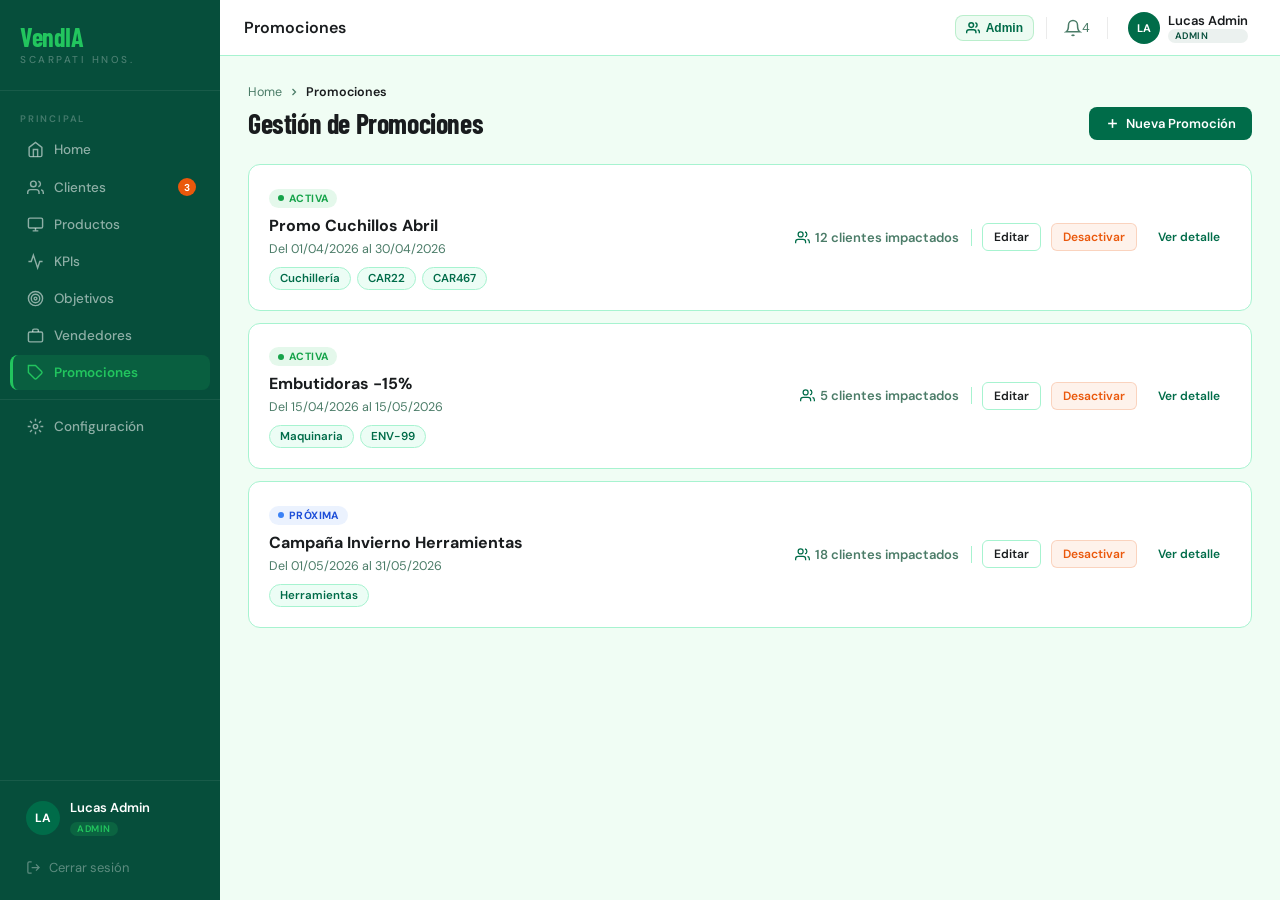
<file: Promociones.html>
<!DOCTYPE html>
<html lang="es">
<head>
<meta charset="UTF-8">
<meta name="viewport" content="width=device-width, initial-scale=1.0">
<title>VendIA — Promociones</title>
<link rel="preconnect" href="https://fonts.googleapis.com">
<link rel="stylesheet" href="vendIA-global.css">
<link href="https://fonts.googleapis.com/css2?family=Barlow+Condensed:wght@600;700&family=DM+Sans:wght@400;500;600&family=DM+Mono:wght@400;500&display=swap" rel="stylesheet">
<style>
*, *::before, *::after { box-sizing: border-box; margin: 0; padding: 0; }
:root {
  --deep:#064e3b; --mid:#006c49; --accent:#22c55e; --sage:#d1fae5;
  --surface:#ecfdf5; --bg:#f0fdf4; --border:#a7f3d0; --muted:#4b7c68;
  --dark:#191c1e; --alert:#ea580c; --warning:#ca8a04;
}
html, body { height: 100%; font-family: 'DM Sans', sans-serif; background: var(--bg); overflow: hidden; }
.app { display: flex; height: 100vh; overflow: hidden; }

/* ── SIDEBAR ── */
.sidebar { width: 220px; flex-shrink: 0; background: var(--deep); display: flex; flex-direction: column; height: 100vh; z-index: 200; }
.sb-logo { padding: 24px 20px 16px; }
.sb-logo-name { font-family: 'Barlow Condensed', sans-serif; font-size: 26px; font-weight: 700; color: var(--accent); letter-spacing: -0.5px; line-height: 1; }
.sb-logo-sub  { font-size: 10px; font-weight: 500; color: rgba(255,255,255,0.28); letter-spacing: 2.5px; text-transform: uppercase; margin-top: 3px; }
.sb-div { height: 1px; background: rgba(255,255,255,0.07); margin: 8px 0; }
.sb-nav { flex: 1; display: flex; flex-direction: column; padding: 4px 0; overflow-y: auto; }
.sb-nav::-webkit-scrollbar { width: 0; }
.sb-nav-lbl { font-size: 9.5px; font-weight: 600; color: rgba(255,255,255,0.25); letter-spacing: 1.8px; text-transform: uppercase; padding: 10px 20px 6px; }
.nav-link { display: flex; align-items: center; gap: 10px; padding: 9px 14px; margin: 1px 10px; border-radius: 8px; cursor: pointer; color: rgba(255,255,255,0.55); font-size: 13.5px; font-weight: 500; text-decoration: none; border: none; background: none; width: calc(100% - 20px); text-align: left; border-left: 3px solid transparent; transition: background 0.15s, color 0.15s; white-space: nowrap; }
.nav-link:hover  { background: rgba(255,255,255,0.08); color: white; }
.nav-link.active { background: rgba(34,197,94,0.14); color: #22c55e; border-left-color: var(--accent); font-weight: 600; }
.nav-link svg    { flex-shrink: 0; width: 17px; height: 17px; }
.nav-badge { margin-left: auto; background: var(--alert); color: white; font-size: 10px; font-weight: 700; min-width: 18px; height: 18px; border-radius: 999px; display: flex; align-items: center; justify-content: center; padding: 0 5px; }
.sb-bottom { padding: 8px 0 16px; }
.sb-user { display: flex; align-items: center; gap: 10px; padding: 10px 16px; margin: 0 10px; border-radius: 8px; }
.sb-av { width: 34px; height: 34px; border-radius: 50%; background: var(--mid); color: white; font-size: 12px; font-weight: 700; display: flex; align-items: center; justify-content: center; flex-shrink: 0; }
.sb-uname { font-size: 13px; font-weight: 600; color: white; white-space: nowrap; overflow: hidden; text-overflow: ellipsis; }
.sb-role { display: inline-block; font-size: 9.5px; font-weight: 600; padding: 1px 7px; border-radius: 999px; margin-top: 2px; letter-spacing: 0.5px; text-transform: uppercase; }
.sb-role.admin    { background: rgba(34,197,94,0.18); color: var(--accent); }
.sb-role.vendedor { background: rgba(255,255,255,0.08); color: rgba(255,255,255,0.55); }
.btn-logout { display: flex; align-items: center; gap: 8px; padding: 8px 16px; margin: 4px 10px 0; border-radius: 8px; border: none; background: none; cursor: pointer; color: rgba(255,255,255,0.35); font-family: 'DM Sans', sans-serif; font-size: 13px; width: calc(100% - 20px); text-align: left; transition: background 0.15s, color 0.15s; }
.btn-logout:hover { background: rgba(234,88,12,0.12); color: var(--alert); }

/* ── MAIN ── */
.main-col { flex: 1; display: flex; flex-direction: column; overflow: hidden; min-width: 0; }
.topbar { height: 56px; background: white; border-bottom: 1px solid var(--border); display: flex; align-items: center; justify-content: space-between; padding: 0 24px; flex-shrink: 0; }
.topbar-left { display: flex; align-items: center; gap: 8px; }
.topbar-title { font-size: 16px; font-weight: 600; color: var(--dark); }
.topbar-right { display: flex; align-items: center; gap: 4px; }
.tb-btn { width: 36px; height: 36px; border-radius: 8px; border: none; background: none; cursor: pointer; display: flex; align-items: center; justify-content: center; color: var(--muted); position: relative; transition: background 0.15s, color 0.15s; }
.tb-btn:hover { background: var(--surface); color: var(--deep); }
.tb-sep { width: 1px; height: 22px; background: rgba(0,0,0,0.08); margin: 0 8px; }
.tb-user { display: flex; align-items: center; gap: 8px; padding: 4px 8px; border-radius: 8px; cursor: pointer; transition: background 0.15s; }
.tb-user:hover { background: var(--surface); }
.tb-av { width: 32px; height: 32px; border-radius: 50%; background: var(--mid); color: white; font-size: 11px; font-weight: 700; display: flex; align-items: center; justify-content: center; }
.tb-name { font-size: 13px; font-weight: 600; color: var(--dark); }
.tb-role { font-size: 9.5px; font-weight: 600; padding: 1px 7px; border-radius: 999px; text-transform: uppercase; letter-spacing: 0.4px; }
.tb-role.admin    { background: rgba(6,78,59,0.08); color: var(--deep); }
.tb-role.vendedor { background: var(--sage); color: var(--mid); }
.content { flex: 1; overflow-y: auto; padding: 28px; }
.content::-webkit-scrollbar { width: 6px; }
.content::-webkit-scrollbar-thumb { background: var(--border); border-radius: 999px; }
.fade-up { animation: fadeUp 0.35s ease both; }
@keyframes fadeUp { from { opacity:0; transform:translateY(10px); } to { opacity:1; transform:translateY(0); } }

/* ── BUTTONS ── */
.btn { display: inline-flex; align-items: center; gap: 6px; font-family: 'DM Sans', sans-serif; font-weight: 600; font-size: 13px; border-radius: 8px; border: none; cursor: pointer; transition: background 0.15s, box-shadow 0.15s, opacity 0.15s; padding: 8px 16px; }
.btn-primary   { background: var(--mid); color: white; }
.btn-primary:hover  { background: var(--deep); }
.btn-secondary { background: white; color: var(--dark); border: 1px solid var(--border); }
.btn-secondary:hover { background: var(--surface); }
.btn-danger    { background: rgba(234,88,12,0.08); color: var(--alert); border: 1px solid rgba(234,88,12,0.2); }
.btn-danger:hover { background: rgba(234,88,12,0.15); }
.btn-ghost     { background: none; color: var(--mid); }
.btn-ghost:hover { background: var(--surface); }
.btn-sm { padding: 5px 11px; font-size: 12px; border-radius: 6px; }

/* ── BREADCRUMB ── */
.breadcrumb { display: flex; align-items: center; gap: 6px; font-size: 12.5px; color: var(--muted); margin-bottom: 6px; }
.breadcrumb a { color: var(--muted); text-decoration: none; }
.breadcrumb a:hover { color: var(--mid); text-decoration: underline; }
.breadcrumb span { color: var(--dark); font-weight: 600; }

/* ── PAGE HEADER ── */
.page-hdr { display: flex; align-items: center; justify-content: space-between; margin-bottom: 24px; }
.page-title { font-family: 'Barlow Condensed', sans-serif; font-size: 28px; font-weight: 700; color: var(--dark); letter-spacing: -0.4px; }

/* ── STATUS BADGES ── */
.promo-badge { display: inline-flex; align-items: center; gap: 5px; font-size: 10.5px; font-weight: 700; padding: 3px 9px; border-radius: 999px; letter-spacing: 0.4px; text-transform: uppercase; }
.promo-badge::before { content: ''; width: 6px; height: 6px; border-radius: 50%; flex-shrink: 0; }
.pb-activa    { background: rgba(34,197,94,0.12); color: #16a34a; }
.pb-activa::before { background: #16a34a; }
.pb-proxima   { background: rgba(59,130,246,0.10); color: #1d4ed8; }
.pb-proxima::before { background: #3b82f6; }
.pb-finalizada { background: rgba(0,0,0,0.05); color: #6b7280; }
.pb-finalizada::before { background: #9ca3af; }

/* ── PROMO LIST ── */
.promo-list { display: flex; flex-direction: column; gap: 12px; }

.promo-card { background: white; border: 1px solid var(--border); border-radius: 12px; overflow: hidden; transition: border-color 0.15s, box-shadow 0.15s; }
.promo-card:hover { border-color: #86efac; box-shadow: 0 4px 16px rgba(6,78,59,0.07); }
.promo-card.finalizada { opacity: 0.7; }

.promo-card-body { display: flex; align-items: center; padding: 20px; gap: 20px; }
.promo-left  { flex: 1; min-width: 0; }
.promo-right { flex-shrink: 0; display: flex; align-items: center; gap: 10px; flex-wrap: wrap; justify-content: flex-end; }

.promo-name  { font-family: 'DM Sans', sans-serif; font-size: 16px; font-weight: 700; color: var(--dark); margin: 7px 0 5px; }
.promo-period { font-size: 12.5px; color: var(--muted); margin-bottom: 10px; }

.chips-row { display: flex; flex-wrap: wrap; gap: 6px; align-items: center; }
.chip { display: inline-flex; align-items: center; gap: 4px; font-size: 11.5px; font-weight: 600; padding: 3px 10px; border-radius: 999px; background: var(--surface); color: var(--mid); border: 1px solid var(--border); }
.chip-removable .chip-x { cursor: pointer; width: 14px; height: 14px; border-radius: 50%; display: flex; align-items: center; justify-content: center; color: var(--muted); transition: background 0.1s, color 0.1s; }
.chip-removable .chip-x:hover { background: var(--border); color: var(--dark); }

.promo-clients { display: flex; align-items: center; gap: 5px; font-size: 13px; font-weight: 600; color: var(--muted); white-space: nowrap; padding-right: 12px; border-right: 1px solid var(--border); }
.promo-clients svg { color: var(--mid); }

/* ── EXPAND PANEL ── */
.promo-detail { max-height: 0; overflow: hidden; transition: max-height 0.38s cubic-bezier(0.16,1,0.3,1); border-top: 0px solid var(--border); }
.promo-detail.open { max-height: 400px; border-top-width: 1px; }
.promo-detail-inner { padding: 20px; display: grid; grid-template-columns: repeat(3, 1fr); gap: 20px; background: var(--surface); }
.pd-block-title { font-size: 10.5px; font-weight: 700; color: var(--muted); letter-spacing: 0.8px; text-transform: uppercase; margin-bottom: 8px; }
.pd-stat-val { font-family: 'Barlow Condensed', sans-serif; font-size: 32px; font-weight: 700; color: var(--dark); line-height: 1; }
.pd-stat-sub { font-size: 12px; color: var(--muted); margin-top: 3px; }
.pd-product-row { display: flex; align-items: center; justify-content: space-between; padding: 5px 0; border-bottom: 1px solid var(--border); font-size: 13px; }
.pd-product-row:last-child { border-bottom: none; }
.pd-product-row .pd-pr-name { color: var(--dark); font-weight: 500; }
.pd-product-row .pd-pr-val  { font-family: 'DM Mono', monospace; font-size: 12px; color: var(--mid); font-weight: 600; }
.pd-client-list { display: flex; flex-wrap: wrap; gap: 5px; }
.pd-client-chip { font-size: 11px; padding: 2px 8px; border-radius: 999px; background: white; border: 1px solid var(--border); color: var(--dark); font-weight: 500; }

/* ── MODAL ── */
.overlay { display: none; position: fixed; inset: 0; background: rgba(0,0,0,0.48); z-index: 500; backdrop-filter: blur(2px); align-items: flex-start; justify-content: center; padding: 40px 20px; overflow-y: auto; }
.overlay.open { display: flex; }
.modal { background: white; border-radius: 16px; padding: 32px; width: 100%; max-width: 600px; position: relative; margin: auto; animation: fadeUp 0.28s cubic-bezier(0.16,1,0.3,1) both; }
.modal-title { font-family: 'Barlow Condensed', sans-serif; font-size: 24px; font-weight: 700; color: var(--dark); margin-bottom: 24px; }
.modal-close { position: absolute; top: 20px; right: 20px; width: 32px; height: 32px; border-radius: 8px; border: none; background: none; cursor: pointer; display: flex; align-items: center; justify-content: center; color: var(--muted); transition: background 0.15s, color 0.15s; }
.modal-close:hover { background: var(--surface); color: var(--dark); }

/* ── FORM ── */
.form-group { margin-bottom: 18px; }
.form-label { display: block; font-size: 12.5px; font-weight: 600; color: var(--dark); margin-bottom: 6px; }
.form-input { width: 100%; padding: 9px 13px; border: 1px solid var(--border); border-radius: 8px; font-family: 'DM Sans', sans-serif; font-size: 14px; color: var(--dark); outline: none; transition: border-color 0.15s, box-shadow 0.15s; background: white; }
.form-input:focus { border-color: var(--mid); box-shadow: 0 0 0 3px rgba(0,108,73,0.08); }
.form-input.error { border-color: #ef4444; box-shadow: 0 0 0 3px rgba(239,68,68,0.08); }
.form-select { appearance: none; background-image: url("data:image/svg+xml,%3Csvg xmlns='http://www.w3.org/2000/svg' width='16' height='16' viewBox='0 0 24 24' fill='none' stroke='%234b7c68' stroke-width='2'%3E%3Cpath d='m6 9 6 6 6-6'/%3E%3C/svg%3E"); background-repeat: no-repeat; background-position: right 10px center; padding-right: 32px; cursor: pointer; }
.form-textarea { resize: vertical; min-height: 80px; }
.form-hint { font-size: 11.5px; color: var(--muted); margin-top: 4px; text-align: right; }
.form-error { font-size: 11.5px; color: #dc2626; margin-top: 4px; display: none; }
.form-error.show { display: block; }

.date-row { display: grid; grid-template-columns: 1fr 1fr; gap: 12px; }

/* ── MULTI-SELECT ── */
.ms-wrap { border: 1px solid var(--border); border-radius: 8px; overflow: hidden; transition: border-color 0.15s, box-shadow 0.15s; }
.ms-wrap:focus-within { border-color: var(--mid); box-shadow: 0 0 0 3px rgba(0,108,73,0.08); }
.ms-wrap.error { border-color: #ef4444; }
.ms-input-row { display: flex; flex-wrap: wrap; gap: 5px; padding: 7px 10px; background: white; cursor: text; min-height: 40px; align-items: center; }
.ms-search { border: none; outline: none; font-family: 'DM Sans', sans-serif; font-size: 13.5px; color: var(--dark); flex: 1; min-width: 80px; background: transparent; padding: 2px 0; }
.ms-search::placeholder { color: #9ca3af; }
.ms-dropdown { display: none; border-top: 1px solid var(--border); background: white; max-height: 160px; overflow-y: auto; }
.ms-dropdown.open { display: block; }
.ms-dropdown::-webkit-scrollbar { width: 4px; }
.ms-dropdown::-webkit-scrollbar-thumb { background: var(--border); border-radius: 999px; }
.ms-opt { padding: 8px 12px; font-size: 13px; color: var(--dark); cursor: pointer; display: flex; align-items: center; gap: 8px; transition: background 0.1s; }
.ms-opt:hover { background: var(--surface); }
.ms-opt.selected { color: var(--mid); font-weight: 600; }
.ms-opt-badge { font-size: 10px; padding: 1px 6px; border-radius: 999px; background: var(--sage); color: var(--mid); }
.ms-empty { padding: 10px 12px; font-size: 13px; color: var(--muted); text-align: center; }

/* ── MODAL FOOTER ── */
.modal-footer { display: flex; align-items: center; gap: 10px; justify-content: flex-end; padding-top: 20px; border-top: 1px solid var(--surface); margin-top: 8px; }

/* ── CONFIRM DIALOG ── */
.confirm-overlay { display: none; position: fixed; inset: 0; background: rgba(0,0,0,0.5); z-index: 600; align-items: center; justify-content: center; }
.confirm-overlay.open { display: flex; }
.confirm-box { background: white; border-radius: 14px; padding: 28px; max-width: 400px; width: 90%; box-shadow: 0 24px 60px rgba(0,0,0,0.18); animation: fadeUp 0.25s cubic-bezier(0.16,1,0.3,1) both; }
.confirm-title { font-family: 'Barlow Condensed', sans-serif; font-size: 20px; font-weight: 700; color: var(--dark); margin-bottom: 10px; }
.confirm-body  { font-size: 13.5px; color: var(--muted); line-height: 1.55; margin-bottom: 22px; }
.confirm-actions { display: flex; gap: 10px; justify-content: flex-end; }

/* ── TOAST ── */
.toast-wrap { position: fixed; bottom: 24px; right: 24px; z-index: 9999; display: flex; flex-direction: column-reverse; gap: 8px; pointer-events: none; }
.toast { background: var(--deep); color: white; border-radius: 10px; padding: 12px 16px; font-size: 13.5px; font-weight: 500; display: flex; align-items: center; gap: 10px; min-width: 240px; box-shadow: 0 8px 24px rgba(0,0,0,0.18); pointer-events: all; animation: toastIn 0.3s cubic-bezier(0.16,1,0.3,1) both; }
.toast.success { border-left: 3px solid var(--accent); }
.toast.error   { background: #991b1b; border-left: 3px solid #ef4444; }
.toast-out { animation: toastOut 0.2s ease forwards; }
@keyframes toastIn  { from { opacity:0; transform:translateX(16px); } to { opacity:1; transform:translateX(0); } }
@keyframes toastOut { to   { opacity:0; transform:translateX(16px); } }

/* ── DEMO ROLE TOGGLE ── */
.demo-toggle { display: flex; align-items: center; gap: 6px; background: rgba(34,197,94,0.08); border: 1px solid rgba(34,197,94,0.25); border-radius: 8px; padding: 5px 10px; cursor: pointer; font-size: 12px; font-weight: 600; color: var(--mid); transition: background 0.15s; }
.demo-toggle:hover { background: rgba(34,197,94,0.15); }

/* ── VENDOR BANNER ── */
.promo-banner { background: var(--deep); border-radius: 12px; padding: 16px 20px; margin-bottom: 20px; }
.promo-banner-label { font-size: 14px; font-weight: 600; color: white; margin-bottom: 12px; }
.promo-banner-scroll-wrap { position: relative; overflow: hidden; }
.promo-banner-chips { display: flex; gap: 8px; overflow-x: auto; padding-bottom: 4px; scrollbar-width: none; }
.promo-banner-chips::-webkit-scrollbar { display: none; }
.promo-banner-fade { position: absolute; right: 0; top: 0; bottom: 4px; width: 60px; background: linear-gradient(to right, transparent, var(--deep)); pointer-events: none; }
.promo-banner-chip { flex-shrink: 0; display: inline-flex; flex-direction: column; gap: 2px; background: var(--mid); color: white; border-radius: 8px; padding: 7px 13px; cursor: pointer; transition: background 0.15s; border: 1px solid rgba(255,255,255,0.12); }
.promo-banner-chip:hover { background: rgba(255,255,255,0.15); }
.promo-banner-chip .pbc-name { font-size: 13px; font-weight: 600; }
.promo-banner-chip .pbc-period { font-size: 11px; color: rgba(255,255,255,0.65); }

/* ── VENDOR PROMO CARD ── */
.promo-card-vendor { background: var(--surface); border: 1px solid var(--border); border-radius: 12px; padding: 18px 20px; display: flex; flex-direction: column; gap: 8px; }
.pcv-top { display: flex; align-items: flex-start; justify-content: space-between; gap: 12px; }
.pcv-name { font-size: 15px; font-weight: 700; color: var(--dark); margin: 5px 0 4px; font-family: 'DM Sans', sans-serif; }
.pcv-period { font-size: 12.5px; color: var(--muted); }
</style>
</head>
<body>
<div class="app">

  <!-- SIDEBAR -->
  <aside class="sidebar">
    <div class="sb-logo">
      <div class="sb-logo-name">VendIA</div>
      <div class="sb-logo-sub">Scarpati Hnos.</div>
    </div>
    <div class="sb-div"></div>
    <nav class="sb-nav">
      <div class="sb-nav-lbl">Principal</div>
      <a class="nav-link" href="Home_Admin.html">
        <svg viewBox="0 0 24 24" fill="none" stroke="currentColor" stroke-width="2"><path d="M3 9l9-7 9 7v11a2 2 0 01-2 2H5a2 2 0 01-2-2z"/><polyline points="9 22 9 12 15 12 15 22"/></svg>
        Home
      </a>
      <a class="nav-link" href="Lista_de_clientes.html">
        <svg viewBox="0 0 24 24" fill="none" stroke="currentColor" stroke-width="2"><path d="M17 21v-2a4 4 0 00-4-4H5a4 4 0 00-4 4v2"/><circle cx="9" cy="7" r="4"/><path d="M23 21v-2a4 4 0 00-3-3.87M16 3.13a4 4 0 010 7.75"/></svg>
        Clientes
        <span class="nav-badge">3</span>
      </a>
      <a class="nav-link" href="#">
        <svg viewBox="0 0 24 24" fill="none" stroke="currentColor" stroke-width="2"><rect x="2" y="3" width="20" height="14" rx="2"/><path d="M8 21h8M12 17v4"/></svg>
        Productos
      </a>
      <a class="nav-link" href="KPIs.html">
        <svg viewBox="0 0 24 24" fill="none" stroke="currentColor" stroke-width="2"><polyline points="22 12 18 12 15 21 9 3 6 12 2 12"/></svg>
        KPIs
      </a>
      <a class="nav-link" href="Objetivos.html">
        <svg viewBox="0 0 24 24" fill="none" stroke="currentColor" stroke-width="2"><circle cx="12" cy="12" r="10"/><circle cx="12" cy="12" r="6"/><circle cx="12" cy="12" r="2"/></svg>
        Objetivos
      </a>
      <a class="nav-link" href="Vendedores.html">
        <svg viewBox="0 0 24 24" fill="none" stroke="currentColor" stroke-width="2"><rect x="2" y="7" width="20" height="14" rx="2"/><path d="M16 7V5a2 2 0 00-2-2h-4a2 2 0 00-2 2v2"/></svg>
        Vendedores
      </a>
      <a class="nav-link active" href="Promociones.html">
        <svg viewBox="0 0 24 24" fill="none" stroke="currentColor" stroke-width="2"><path d="M20.59 13.41l-7.17 7.17a2 2 0 01-2.83 0L2 12V2h10l8.59 8.59a2 2 0 010 2.82z"/><line x1="7" y1="7" x2="7.01" y2="7"/></svg>
        Promociones
      </a>
      <div class="sb-div"></div>
      <a class="nav-link" href="#">
        <svg viewBox="0 0 24 24" fill="none" stroke="currentColor" stroke-width="2"><circle cx="12" cy="12" r="3"/><path d="M12 1v4M12 19v4M4.22 4.22l2.83 2.83M16.95 16.95l2.83 2.83M1 12h4M19 12h4M4.22 19.78l2.83-2.83M16.95 7.05l2.83-2.83"/></svg>
        Configuración
      </a>
    </nav>
    <div class="sb-bottom">
      <div class="sb-div"></div>
      <div class="sb-user" id="sbUser">
        <div class="sb-av" id="sbAv">LA</div>
        <div>
          <div class="sb-uname" id="sbName">Lucas Admin</div>
          <span class="sb-role admin" id="sbRole">Admin</span>
        </div>
      </div>
      <button class="btn-logout">
        <svg width="15" height="15" viewBox="0 0 24 24" fill="none" stroke="currentColor" stroke-width="2"><path d="M9 21H5a2 2 0 01-2-2V5a2 2 0 012-2h4M16 17l5-5-5-5M21 12H9"/></svg>
        Cerrar sesión
      </button>
    </div>
  </aside>

  <!-- MAIN -->
  <div class="main-col">
    <!-- TOPBAR -->
    <header class="topbar">
      <div class="topbar-left">
        <span class="topbar-title">Promociones</span>
      </div>
      <div class="topbar-right">
        <button class="demo-toggle" onclick="toggleRole()" title="Cambiar rol demo">
          <svg width="14" height="14" viewBox="0 0 24 24" fill="none" stroke="currentColor" stroke-width="2.5"><path d="M17 21v-2a4 4 0 00-4-4H5a4 4 0 00-4 4v2"/><circle cx="9" cy="7" r="4"/><path d="M23 21v-2a4 4 0 00-3-3.87M16 3.13a4 4 0 010 7.75"/></svg>
          <span id="demoRoleLabel">Admin</span>
        </button>
        <div class="tb-sep"></div>
        <button class="tb-btn">
          <svg width="18" height="18" viewBox="0 0 24 24" fill="none" stroke="currentColor" stroke-width="2"><path d="M18 8A6 6 0 006 8c0 7-3 9-3 9h18s-3-2-3-9M13.73 21a2 2 0 01-3.46 0"/></svg>
          <span class="tb-notif">4</span>
        </button>
        <div class="tb-sep"></div>
        <div class="tb-user">
          <div class="tb-av" id="tbAv">LA</div>
          <div>
            <div class="tb-name" id="tbName">Lucas Admin</div>
            <div class="tb-role admin" id="tbRole">Admin</div>
          </div>
        </div>
      </div>
    </header>

    <!-- CONTENT -->
    <main class="content">

      <!-- ═══════════════ ADMIN VIEW ═══════════════ -->
      <div id="viewAdmin" class="fade-up">
        <div class="breadcrumb">
          <a href="Home_Admin.html">Home</a>
          <svg width="12" height="12" viewBox="0 0 24 24" fill="none" stroke="currentColor" stroke-width="2.5"><polyline points="9 18 15 12 9 6"/></svg>
          <span>Promociones</span>
        </div>
        <div class="page-hdr">
          <h1 class="page-title">Gestión de Promociones</h1>
          <button class="btn btn-primary" onclick="openModal()">
            <svg width="15" height="15" viewBox="0 0 24 24" fill="none" stroke="currentColor" stroke-width="2.5"><line x1="12" y1="5" x2="12" y2="19"/><line x1="5" y1="12" x2="19" y2="12"/></svg>
            Nueva Promoción
          </button>
        </div>

        <div class="promo-list" id="promoList"></div>
      </div>

      <!-- ═══════════════ VENDOR VIEW ═══════════════ -->
      <div id="viewVendor" style="display:none" class="fade-up">
        <div class="promo-banner">
          <div class="promo-banner-label">Promociones activas este mes:</div>
          <div class="promo-banner-scroll-wrap">
            <div class="promo-banner-chips" id="bannerChips"></div>
            <div class="promo-banner-fade"></div>
          </div>
        </div>

        <div class="promo-list" id="promoListVendor"></div>
      </div>

    </main>
  </div>
</div>

<!-- ═══ MODAL: Nueva / Editar Promoción ═══ -->
<div class="overlay" id="modalOverlay" onclick="overlayClick(event)">
  <div class="modal" id="modalBox">
    <button class="modal-close" onclick="closeModal()">
      <svg width="16" height="16" viewBox="0 0 24 24" fill="none" stroke="currentColor" stroke-width="2.5"><line x1="18" y1="6" x2="6" y2="18"/><line x1="6" y1="6" x2="18" y2="18"/></svg>
    </button>
    <h2 class="modal-title" id="modalTitle">Nueva Promoción</h2>

    <!-- Nombre -->
    <div class="form-group">
      <label class="form-label">Nombre <span style="color:#dc2626">*</span></label>
      <input id="fldNombre" type="text" class="form-input" placeholder="Ej: Promo Cuchillos Abril" maxlength="80"
             oninput="updateCounter('fldNombre','ctrNombre',80); clearErr('fldNombre','errNombre')">
      <div class="form-hint"><span id="ctrNombre">0</span>/80 caracteres</div>
      <div class="form-error" id="errNombre">Este campo es requerido.</div>
    </div>

    <!-- Tipo -->
    <div class="form-group">
      <label class="form-label">Tipo de promo</label>
      <select id="fldTipo" class="form-input form-select">
        <option value="" disabled selected>Tipo · A definir con Scarpati</option>
        <option value="descuento">Descuento porcentual</option>
        <option value="volumen">Por volumen</option>
        <option value="combo">Combo / bundle</option>
        <option value="liquidacion">Liquidación</option>
      </select>
    </div>

    <!-- Productos / Familias -->
    <div class="form-group">
      <label class="form-label">Productos / Familias <span style="color:#dc2626">*</span></label>
      <div class="ms-wrap" id="msProdsWrap">
        <div class="ms-input-row" id="msProdsInputRow" onclick="focusSearch('msProdsSearch')">
          <input id="msProdsSearch" class="ms-search" type="text" placeholder="Buscar producto o familia…"
                 oninput="filterOpts('prods', this.value)" onfocus="openDropdown('prods')" onblur="blurDropdown('prods')">
        </div>
        <div class="ms-dropdown" id="msProdsDropdown"></div>
      </div>
      <div class="form-error" id="errProds">Seleccioná al menos un producto o familia.</div>
    </div>

    <!-- Período -->
    <div class="form-group">
      <label class="form-label">Período <span style="color:#dc2626">*</span></label>
      <div class="date-row">
        <div>
          <label class="form-label" style="font-weight:500;color:var(--muted)">Desde</label>
          <input id="fldDesde" type="date" class="form-input" onchange="validateDates(); clearErr('fldDesde','errPeriod')">
        </div>
        <div>
          <label class="form-label" style="font-weight:500;color:var(--muted)">Hasta</label>
          <input id="fldHasta" type="date" class="form-input" onchange="validateDates(); clearErr('fldHasta','errPeriod')">
        </div>
      </div>
      <div class="form-error" id="errPeriod">Completá ambas fechas. "Hasta" no puede ser anterior a "Desde".</div>
    </div>

    <!-- Vendedores aplicables -->
    <div class="form-group">
      <label class="form-label">Vendedores aplicables</label>
      <div class="ms-wrap" id="msVendsWrap">
        <div class="ms-input-row" id="msVendsInputRow" onclick="focusSearch('msVendsSearch')">
          <input id="msVendsSearch" class="ms-search" type="text" placeholder="Buscar vendedor…"
                 oninput="filterOpts('vends', this.value)" onfocus="openDropdown('vends')" onblur="blurDropdown('vends')">
        </div>
        <div class="ms-dropdown" id="msVendsDropdown"></div>
      </div>
    </div>

    <!-- Notas -->
    <div class="form-group">
      <label class="form-label">Notas</label>
      <textarea id="fldNotas" class="form-input form-textarea" placeholder="Observaciones, condiciones especiales…" maxlength="500"
                oninput="updateCounter('fldNotas','ctrNotas',500)"></textarea>
      <div class="form-hint"><span id="ctrNotas">0</span>/500 caracteres</div>
    </div>

    <div class="modal-footer">
      <button class="btn btn-secondary" onclick="saveAsDraft()">Guardar borrador</button>
      <button class="btn btn-primary" onclick="publishPromo()">
        <svg width="14" height="14" viewBox="0 0 24 24" fill="none" stroke="currentColor" stroke-width="2.5"><polyline points="20 6 9 17 4 12"/></svg>
        Publicar promoción
      </button>
    </div>
  </div>
</div>

<!-- ═══ CONFIRM DIALOG ═══ -->
<div class="confirm-overlay" id="confirmOverlay">
  <div class="confirm-box">
    <h3 class="confirm-title" id="confirmTitle">Confirmar acción</h3>
    <p class="confirm-body" id="confirmBody"></p>
    <div class="confirm-actions">
      <button class="btn btn-secondary" onclick="closeConfirm()">Cancelar</button>
      <button class="btn btn-danger" id="confirmOkBtn" onclick="runConfirm()">Confirmar</button>
    </div>
  </div>
</div>

<!-- TOASTS -->
<div class="toast-wrap" id="toastWrap"></div>

<script>
/* ═══════════════════════════════════════════════
   DATA
═══════════════════════════════════════════════ */
let currentRole = 'admin';
let editingId = null;
let pendingConfirmFn = null;

const PROMOS = [
  {
    id: 1,
    estado: 'activa',
    nombre: 'Promo Cuchillos Abril',
    desde: '2026-04-01', hasta: '2026-04-30',
    chips: ['Cuchillería', 'CAR22', 'CAR467'],
    clientes: 12,
    detail: {
      totalVentas: '$284.500',
      clientesCompra: ['Mercado Central', 'El Gaucho SA', 'Distribuidora Sur', 'Frigorífico Norte', 'Carnes & Co.'],
      topProds: [
        { name: 'CAR22 Cuchillo Deshuesador 6"', val: '$98.200' },
        { name: 'CAR467 Cuchillo Fileteador',    val: '$87.400' },
        { name: 'Juego Cuchillos Premium x5',    val: '$58.900' },
      ]
    }
  },
  {
    id: 2,
    estado: 'activa',
    nombre: 'Embutidoras -15%',
    desde: '2026-04-15', hasta: '2026-05-15',
    chips: ['Maquinaria', 'ENV-99'],
    clientes: 5,
    detail: {
      totalVentas: '$122.300',
      clientesCompra: ['Chacinados Rosario', 'La Pampa Foods'],
      topProds: [
        { name: 'ENV-99 Embutidora Manual',    val: '$74.800' },
        { name: 'ENV-99 Kit Repuestos',        val: '$47.500' },
      ]
    }
  },
  {
    id: 3,
    estado: 'proxima',
    nombre: 'Campaña Invierno Herramientas',
    desde: '2026-05-01', hasta: '2026-05-31',
    chips: ['Herramientas'],
    clientes: 18,
    detail: {
      totalVentas: '—',
      clientesCompra: [],
      topProds: []
    }
  },
];

const PROD_OPTIONS = [
  { value: 'cuchilleria', label: 'Cuchillería', type: 'familia' },
  { value: 'maquinaria',  label: 'Maquinaria',  type: 'familia' },
  { value: 'herramientas',label: 'Herramientas',type: 'familia' },
  { value: 'embutidoras', label: 'Embutidoras', type: 'familia' },
  { value: 'CAR22',   label: 'CAR22 – Cuchillo Deshuesador',  type: 'producto' },
  { value: 'CAR467',  label: 'CAR467 – Cuchillo Fileteador',  type: 'producto' },
  { value: 'ENV-99',  label: 'ENV-99 – Embutidora Manual',    type: 'producto' },
  { value: 'HER-11',  label: 'HER-11 – Sierra de Banda',      type: 'producto' },
  { value: 'HER-23',  label: 'HER-23 – Afilador Profesional', type: 'producto' },
];
const VEND_OPTIONS = [
  { value: 'v1', label: 'Lucas Rodríguez' },
  { value: 'v2', label: 'Valentina Torres' },
  { value: 'v3', label: 'Marcos Heredia' },
  { value: 'v4', label: 'Sol Ferreyra' },
  { value: 'v5', label: 'Diego Castillo' },
  { value: 'v6', label: 'Camila Nunes' },
  { value: 'v7', label: 'Ramiro Blanco' },
];

const msState = {
  prods: { selected: new Set(), query: '' },
  vends: { selected: new Set(), query: '' },
};

/* ═══════════════════════════════════════════════
   ROLE TOGGLE
═══════════════════════════════════════════════ */
function toggleRole() {
  currentRole = currentRole === 'admin' ? 'vendedor' : 'admin';
  applyRole();
}

function applyRole() {
  const isAdmin = currentRole === 'admin';
  document.getElementById('viewAdmin').style.display  = isAdmin ? '' : 'none';
  document.getElementById('viewVendor').style.display = isAdmin ? 'none' : '';
  document.getElementById('demoRoleLabel').textContent = isAdmin ? 'Admin' : 'Vendedor';

  const roleEl  = document.getElementById('tbRole');
  const roleElSb = document.getElementById('sbRole');
  roleEl.className  = 'tb-role ' + (isAdmin ? 'admin' : 'vendedor');
  roleEl.textContent = isAdmin ? 'Admin' : 'Vendedor';
  roleElSb.className  = 'sb-role ' + (isAdmin ? 'admin' : 'vendedor');
  roleElSb.textContent = isAdmin ? 'Admin' : 'Vendedor';

  if (!isAdmin) { renderVendorBanner(); renderVendorList(); }
}

/* ═══════════════════════════════════════════════
   RENDER ADMIN LIST
═══════════════════════════════════════════════ */
function renderAdminList() {
  const list = document.getElementById('promoList');
  list.innerHTML = PROMOS.map(p => promoCardHTML(p)).join('');
}

function promoCardHTML(p) {
  const badgeClass = { activa: 'pb-activa', proxima: 'pb-proxima', finalizada: 'pb-finalizada' }[p.estado];
  const badgeLabel = { activa: 'Activa', proxima: 'Próxima', finalizada: 'Finalizada' }[p.estado];
  const finalClass = p.estado === 'finalizada' ? ' finalizada' : '';

  const chipsHTML = p.chips.map(c => `<span class="chip">${c}</span>`).join('');

  const detailHasData = p.detail.clientesCompra.length > 0 || p.detail.topProds.length > 0;
  let detailHTML = '';
  if (detailHasData) {
    const clientChips = p.detail.clientesCompra.map(c => `<span class="pd-client-chip">${c}</span>`).join('');
    const prodRows = p.detail.topProds.map(pr =>
      `<div class="pd-product-row"><span class="pd-pr-name">${pr.name}</span><span class="pd-pr-val">${pr.val}</span></div>`
    ).join('');
    detailHTML = `
      <div class="pd-block">
        <div class="pd-block-title">Total registrado</div>
        <div class="pd-stat-val">${p.detail.totalVentas}</div>
        <div class="pd-stat-sub">ventas durante la promo</div>
      </div>
      <div class="pd-block">
        <div class="pd-block-title">Clientes que compraron</div>
        <div class="pd-client-list">${clientChips}</div>
      </div>
      <div class="pd-block">
        <div class="pd-block-title">Productos más vendidos</div>
        ${prodRows}
      </div>`;
  } else {
    detailHTML = `<div class="pd-block" style="grid-column:1/-1"><div class="pd-block-title">Detalle</div><p style="font-size:13px;color:var(--muted)">Esta promoción aún no ha registrado ventas.</p></div>`;
  }

  const deactivateBtn = p.estado !== 'finalizada'
    ? `<button class="btn btn-danger btn-sm" onclick="confirmDeactivate(${p.id})">Desactivar</button>`
    : `<button class="btn btn-sm" style="background:var(--surface);color:var(--muted);border:1px solid var(--border);cursor:default">Finalizada</button>`;

  return `
  <div class="promo-card${finalClass}" id="card-${p.id}">
    <div class="promo-card-body">
      <div class="promo-left">
        <span class="promo-badge ${badgeClass}">${badgeLabel}</span>
        <div class="promo-name">${p.nombre}</div>
        <div class="promo-period">Del ${formatDate(p.desde)} al ${formatDate(p.hasta)}</div>
        <div class="chips-row">${chipsHTML}</div>
      </div>
      <div class="promo-right">
        <div class="promo-clients">
          <svg width="15" height="15" viewBox="0 0 24 24" fill="none" stroke="currentColor" stroke-width="2"><path d="M17 21v-2a4 4 0 00-4-4H5a4 4 0 00-4 4v2"/><circle cx="9" cy="7" r="4"/><path d="M23 21v-2a4 4 0 00-3-3.87M16 3.13a4 4 0 010 7.75"/></svg>
          ${p.clientes} clientes impactados
        </div>
        <button class="btn btn-secondary btn-sm" onclick="openModal(${p.id})">Editar</button>
        ${deactivateBtn}
        <button class="btn btn-ghost btn-sm" onclick="toggleDetail(${p.id})">Ver detalle</button>
      </div>
    </div>
    <div class="promo-detail" id="detail-${p.id}">
      <div class="promo-detail-inner">${detailHTML}</div>
    </div>
  </div>`;
}

/* ═══════════════════════════════════════════════
   TOGGLE INLINE DETAIL
═══════════════════════════════════════════════ */
function toggleDetail(id) {
  const el = document.getElementById(`detail-${id}`);
  const isOpen = el.classList.contains('open');
  document.querySelectorAll('.promo-detail.open').forEach(d => d.classList.remove('open'));
  if (!isOpen) el.classList.add('open');
}

/* ═══════════════════════════════════════════════
   DEACTIVATE
═══════════════════════════════════════════════ */
function confirmDeactivate(id) {
  const p = PROMOS.find(x => x.id === id);
  showConfirm(
    `¿Desactivar "${p.nombre}"?`,
    `Dejará de aparecer en las recomendaciones y su estado cambiará a Finalizada.`,
    () => deactivatePromo(id),
    'Desactivar',
    'btn-danger'
  );
}

function deactivatePromo(id) {
  const p = PROMOS.find(x => x.id === id);
  p.estado = 'finalizada';
  renderAdminList();
  showToast(`"${p.nombre}" desactivada.`, 'success');
}

/* ═══════════════════════════════════════════════
   VENDOR RENDER
═══════════════════════════════════════════════ */
function renderVendorBanner() {
  const activas = PROMOS.filter(p => p.estado === 'activa');
  const chips = activas.map(p => `
    <div class="promo-banner-chip" onclick="scrollToVendorPromo(${p.id})">
      <span class="pbc-name">${p.nombre}</span>
      <span class="pbc-period">${formatDateShort(p.desde)} – ${formatDateShort(p.hasta)}</span>
    </div>`).join('');
  document.getElementById('bannerChips').innerHTML = chips || '<span style="font-size:13px;color:rgba(255,255,255,0.5)">Sin promociones activas este mes.</span>';
}

function scrollToVendorPromo(id) {
  const el = document.getElementById(`vcard-${id}`);
  if (el) el.scrollIntoView({ behavior: 'smooth', block: 'center' });
}

function renderVendorList() {
  const list = document.getElementById('promoListVendor');
  list.innerHTML = PROMOS.map(p => {
    const badgeClass = { activa: 'pb-activa', proxima: 'pb-proxima', finalizada: 'pb-finalizada' }[p.estado];
    const badgeLabel = { activa: 'Activa', proxima: 'Próxima', finalizada: 'Finalizada' }[p.estado];
    const chipsHTML = p.chips.map(c => `<span class="chip">${c}</span>`).join('');
    return `
    <div class="promo-card-vendor" id="vcard-${p.id}">
      <div class="pcv-top">
        <span class="promo-badge ${badgeClass}">${badgeLabel}</span>
      </div>
      <div class="pcv-name">${p.nombre}</div>
      <div class="pcv-period">Del ${formatDate(p.desde)} al ${formatDate(p.hasta)}</div>
      <div class="chips-row">${chipsHTML}</div>
    </div>`;
  }).join('');
}

/* ═══════════════════════════════════════════════
   MODAL
═══════════════════════════════════════════════ */
let modalHasData = false;

function openModal(id) {
  editingId = id || null;
  document.getElementById('modalTitle').textContent = id ? 'Editar Promoción' : 'Nueva Promoción';
  resetModal();
  if (id) prefillModal(id);
  document.getElementById('modalOverlay').classList.add('open');
  document.body.style.overflow = 'hidden';
  setTimeout(() => document.getElementById('fldNombre').focus(), 80);
}

function prefillModal(id) {
  const p = PROMOS.find(x => x.id === id);
  setVal('fldNombre', p.nombre);
  updateCounter('fldNombre', 'ctrNombre', 80);
  setVal('fldDesde', p.desde);
  setVal('fldHasta', p.hasta);
  // pre-select chips
  p.chips.forEach(chip => {
    const opt = PROD_OPTIONS.find(o => o.label === chip || o.value === chip.toLowerCase());
    if (opt) { msState.prods.selected.add(opt.value); }
    else { msState.prods.selected.add(chip); }
  });
  // all vendors selected by default — already done in resetModal
  renderMsChips('prods');
  renderMsChips('vends');
  updateMsDropdown('prods');
  updateMsDropdown('vends');
}

function resetModal() {
  ['fldNombre','fldNotas'].forEach(id => setVal(id, ''));
  ['fldTipo'].forEach(id => { const el = document.getElementById(id); if(el) el.selectedIndex = 0; });
  setVal('fldDesde', '');
  setVal('fldHasta', '');
  updateCounter('fldNombre','ctrNombre',80);
  updateCounter('fldNotas','ctrNotas',500);
  ['errNombre','errProds','errPeriod'].forEach(id => document.getElementById(id).classList.remove('show'));
  ['fldNombre','fldDesde','fldHasta'].forEach(id => document.getElementById(id).classList.remove('error'));

  msState.prods.selected = new Set();
  msState.vends.selected = new Set(VEND_OPTIONS.map(v => v.value)); // all default
  msState.prods.query = '';
  msState.vends.query = '';
  renderMsChips('prods');
  renderMsChips('vends');
  updateMsDropdown('prods');
  updateMsDropdown('vends');
  document.getElementById('msProdsSearch').value = '';
  document.getElementById('msVendsSearch').value = '';
  modalHasData = false;

  // watch for data entry
  document.getElementById('fldNombre').addEventListener('input', () => { modalHasData = true; }, { once: true });
}

function closeModal() {
  const hasInput = document.getElementById('fldNombre').value.trim().length > 0
    || msState.prods.selected.size > 0
    || document.getElementById('fldDesde').value;
  if (hasInput) {
    showConfirm(
      '¿Cancelar?',
      'Los datos ingresados no se guardarán.',
      () => { forceCloseModal(); },
      'Salir sin guardar',
      'btn-danger'
    );
  } else {
    forceCloseModal();
  }
}

function forceCloseModal() {
  document.getElementById('modalOverlay').classList.remove('open');
  document.body.style.overflow = '';
}

function overlayClick(e) {
  if (e.target === document.getElementById('modalOverlay')) closeModal();
}

function saveAsDraft() {
  forceCloseModal();
  showToast('Borrador guardado.', 'success');
}

function publishPromo() {
  let valid = true;
  const nombre = document.getElementById('fldNombre').value.trim();
  if (!nombre) { showErr('fldNombre','errNombre'); valid = false; }
  if (msState.prods.selected.size === 0) { document.getElementById('errProds').classList.add('show'); document.getElementById('msProdsWrap').classList.add('error'); valid = false; }
  const desde = document.getElementById('fldDesde').value;
  const hasta  = document.getElementById('fldHasta').value;
  if (!desde || !hasta || hasta < desde) { document.getElementById('errPeriod').classList.add('show'); valid = false; }
  if (!valid) return;

  if (editingId) {
    const p = PROMOS.find(x => x.id === editingId);
    p.nombre = nombre;
    p.desde  = desde;
    p.hasta  = hasta;
    p.chips  = [...msState.prods.selected].map(v => {
      const opt = PROD_OPTIONS.find(o => o.value === v);
      return opt ? opt.label : v;
    });
    renderAdminList();
    showToast(`Promoción actualizada.`, 'success');
  } else {
    const newP = {
      id: Date.now(),
      estado: 'proxima',
      nombre,
      desde, hasta,
      chips: [...msState.prods.selected].map(v => {
        const opt = PROD_OPTIONS.find(o => o.value === v);
        return opt ? opt.label : v;
      }),
      clientes: 0,
      detail: { totalVentas: '—', clientesCompra: [], topProds: [] }
    };
    PROMOS.push(newP);
    renderAdminList();
    showToast(`Promoción publicada.`, 'success');
  }
  forceCloseModal();
}

/* ═══════════════════════════════════════════════
   MULTI-SELECT ENGINE
═══════════════════════════════════════════════ */
const msConfig = {
  prods: { options: PROD_OPTIONS, wrap: 'msProdsWrap', inputRow: 'msProdsInputRow', search: 'msProdsSearch', dropdown: 'msProdsDropdown' },
  vends: { options: VEND_OPTIONS, wrap: 'msVendsWrap',  inputRow: 'msVendsInputRow', search: 'msVendsSearch',  dropdown: 'msVendsDropdown'  },
};

function focusSearch(id) { document.getElementById(id).focus(); }

function openDropdown(key) {
  updateMsDropdown(key);
  document.getElementById(msConfig[key].dropdown).classList.add('open');
}

function blurDropdown(key) {
  setTimeout(() => {
    document.getElementById(msConfig[key].dropdown).classList.remove('open');
  }, 180);
}

function filterOpts(key, q) {
  msState[key].query = q;
  updateMsDropdown(key);
  if (!document.getElementById(msConfig[key].dropdown).classList.contains('open'))
    document.getElementById(msConfig[key].dropdown).classList.add('open');
}

function updateMsDropdown(key) {
  const cfg = msConfig[key];
  const q = (msState[key].query || '').toLowerCase();
  const opts = cfg.options.filter(o => o.label.toLowerCase().includes(q));
  if (!opts.length) {
    document.getElementById(cfg.dropdown).innerHTML = `<div class="ms-empty">Sin resultados</div>`;
    return;
  }
  document.getElementById(cfg.dropdown).innerHTML = opts.map(o => {
    const sel = msState[key].selected.has(o.value);
    const badge = o.type ? `<span class="ms-opt-badge">${o.type === 'familia' ? 'Familia' : 'Producto'}</span>` : '';
    return `<div class="ms-opt ${sel ? 'selected' : ''}" onmousedown="toggleMsOpt('${key}','${o.value}')">${sel ? '✓ ' : ''}${o.label} ${badge}</div>`;
  }).join('');
}

function toggleMsOpt(key, value) {
  if (msState[key].selected.has(value)) {
    msState[key].selected.delete(value);
  } else {
    msState[key].selected.add(value);
  }
  if (key === 'prods') {
    document.getElementById('errProds').classList.remove('show');
    document.getElementById('msProdsWrap').classList.remove('error');
  }
  renderMsChips(key);
  updateMsDropdown(key);
  document.getElementById(msConfig[key].search).value = '';
  msState[key].query = '';
}

function renderMsChips(key) {
  const cfg = msConfig[key];
  const row = document.getElementById(cfg.inputRow);
  // remove existing chips
  row.querySelectorAll('.chip').forEach(c => c.remove());
  const search = document.getElementById(cfg.search);
  msState[key].selected.forEach(val => {
    const opt = cfg.options.find(o => o.value === val);
    const label = opt ? opt.label : val;
    const chip = document.createElement('span');
    chip.className = 'chip chip-removable';
    chip.style.cursor = 'default';
    chip.innerHTML = `${label}<span class="chip-x" onmousedown="removeMsOpt('${key}','${val}')">
      <svg width="9" height="9" viewBox="0 0 24 24" fill="none" stroke="currentColor" stroke-width="3"><line x1="18" y1="6" x2="6" y2="18"/><line x1="6" y1="6" x2="18" y2="18"/></svg>
    </span>`;
    row.insertBefore(chip, search);
  });
}

function removeMsOpt(key, value) {
  msState[key].selected.delete(value);
  renderMsChips(key);
  updateMsDropdown(key);
}

/* ═══════════════════════════════════════════════
   FORM HELPERS
═══════════════════════════════════════════════ */
function setVal(id, v) { const el = document.getElementById(id); if(el) el.value = v; }
function updateCounter(fieldId, ctrId, max) {
  const len = document.getElementById(fieldId).value.length;
  document.getElementById(ctrId).textContent = len;
}
function showErr(fieldId, errId) {
  document.getElementById(fieldId).classList.add('error');
  document.getElementById(errId).classList.add('show');
}
function clearErr(fieldId, errId) {
  document.getElementById(fieldId).classList.remove('error');
  document.getElementById(errId).classList.remove('show');
}
function validateDates() {
  const d = document.getElementById('fldDesde').value;
  const h = document.getElementById('fldHasta').value;
  if (d && h && h < d) {
    document.getElementById('fldHasta').classList.add('error');
    document.getElementById('errPeriod').classList.add('show');
  } else {
    document.getElementById('fldHasta').classList.remove('error');
    document.getElementById('errPeriod').classList.remove('show');
  }
}

/* ═══════════════════════════════════════════════
   CONFIRM DIALOG
═══════════════════════════════════════════════ */
function showConfirm(title, body, fn, okLabel = 'Confirmar', okClass = 'btn-danger') {
  document.getElementById('confirmTitle').textContent = title;
  document.getElementById('confirmBody').textContent  = body;
  const btn = document.getElementById('confirmOkBtn');
  btn.className = `btn ${okClass}`;
  btn.textContent = okLabel;
  pendingConfirmFn = fn;
  document.getElementById('confirmOverlay').classList.add('open');
}
function closeConfirm() {
  document.getElementById('confirmOverlay').classList.remove('open');
  pendingConfirmFn = null;
}
function runConfirm() {
  closeConfirm();
  if (pendingConfirmFn) pendingConfirmFn();
}

/* ═══════════════════════════════════════════════
   TOAST
═══════════════════════════════════════════════ */
function showToast(msg, type = 'success') {
  const wrap = document.getElementById('toastWrap');
  const t = document.createElement('div');
  t.className = `toast ${type}`;
  t.innerHTML = `<svg width="16" height="16" viewBox="0 0 24 24" fill="none" stroke="currentColor" stroke-width="2.5"><polyline points="20 6 9 17 4 12"/></svg>${msg}`;
  wrap.appendChild(t);
  setTimeout(() => { t.classList.add('toast-out'); setTimeout(() => t.remove(), 250); }, 2800);
}

/* ═══════════════════════════════════════════════
   DATE UTILS
═══════════════════════════════════════════════ */
function formatDate(iso) {
  const [y,m,d] = iso.split('-');
  return `${d}/${m}/${y}`;
}
function formatDateShort(iso) {
  const [y,m,d] = iso.split('-');
  return `${d}/${m}`;
}

/* ═══════════════════════════════════════════════
   INIT
═══════════════════════════════════════════════ */
document.addEventListener('DOMContentLoaded', () => {
  renderAdminList();
});
</script>
<script src="vendIA-global.js"></script>
</body>
</html>
</file>
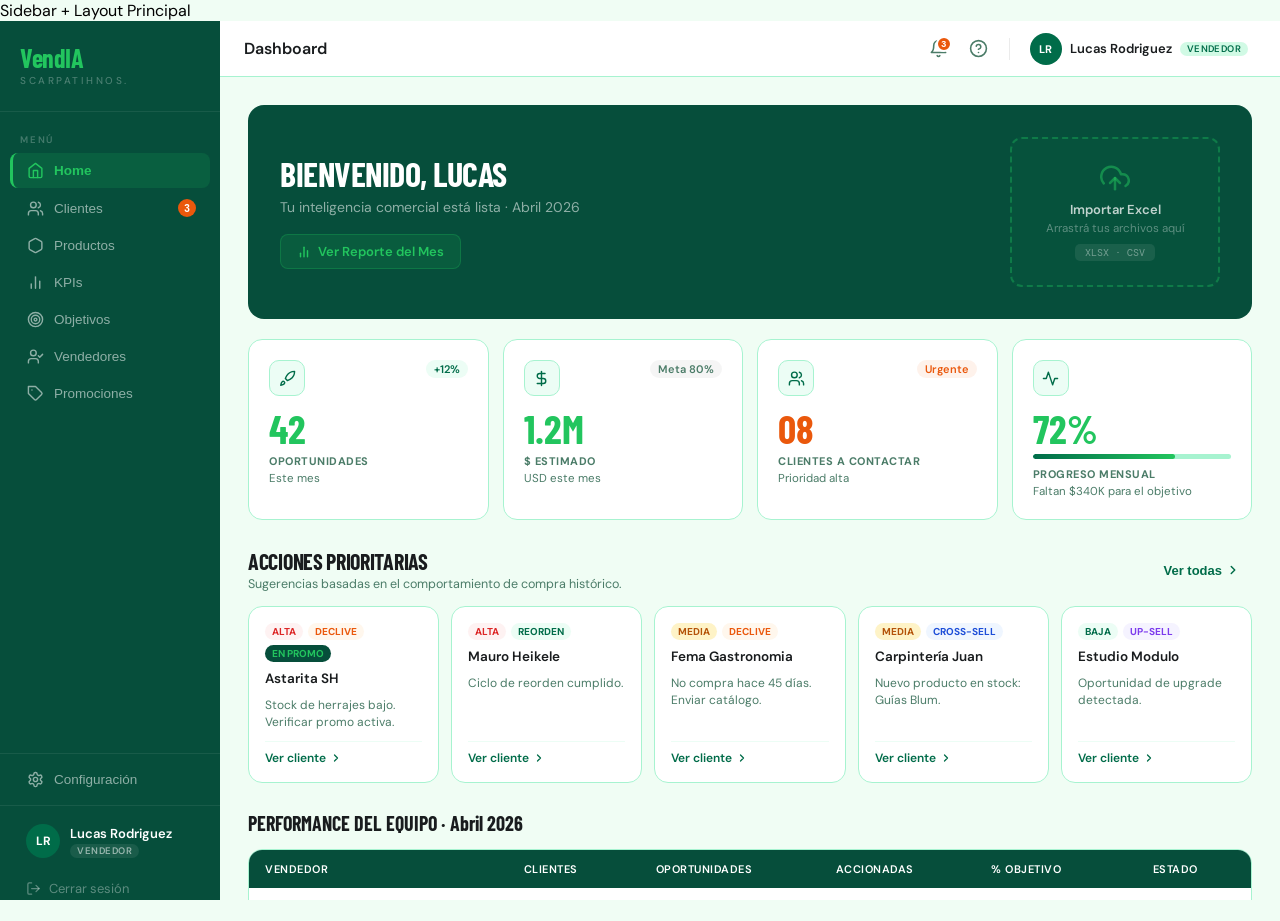
<file: Sidebar_+_Layout_Principal.html>
Sidebar + Layout Principal

<!DOCTYPE html>
<html lang="es">
<head>
<meta charset="UTF-8">
<meta name="viewport" content="width=device-width, initial-scale=1.0">
<title>VendIA — Dashboard</title>
<link rel="preconnect" href="https://fonts.googleapis.com">
<link href="https://fonts.googleapis.com/css2?family=Barlow+Condensed:wght@600;700&family=DM+Sans:wght@400;500;600&family=DM+Mono:wght@400;500&display=swap" rel="stylesheet">
<style>
*, *::before, *::after { box-sizing: border-box; margin: 0; padding: 0; }

:root {
  --deep:    #064e3b;
  --mid:     #006c49;
  --accent:  #22c55e;
  --sage:    #d1fae5;
  --surface: #ecfdf5;
  --bg:      #f0fdf4;
  --border:  #a7f3d0;
  --muted:   #4b7c68;
  --dark:    #191c1e;
  --alert:   #ea580c;
  --warning: #ca8a04;
}

html, body { height: 100%; font-family: 'DM Sans', sans-serif; background: var(--bg); overflow: hidden; }

.app { display: flex; height: 100vh; overflow: hidden; }

/* ══════════════════ SIDEBAR ══════════════════ */
.sidebar {
  width: 220px; flex-shrink: 0; background: var(--deep);
  display: flex; flex-direction: column; height: 100vh;
  z-index: 200; transition: transform 0.28s cubic-bezier(0.16,1,0.3,1);
}
.sb-logo { padding: 24px 20px 16px; }
.sb-logo-name { font-family: 'Barlow Condensed', sans-serif; font-size: 26px; font-weight: 700; color: var(--accent); letter-spacing: -0.5px; line-height: 1; }
.sb-logo-sub  { font-size: 10px; font-weight: 500; color: rgba(255,255,255,0.28); letter-spacing: 2.5px; text-transform: uppercase; margin-top: 3px; }
.sb-div { height: 1px; background: rgba(255,255,255,0.07); margin: 8px 0; }
.sb-nav { flex: 1; display: flex; flex-direction: column; padding: 4px 0; overflow-y: auto; overflow-x: hidden; }
.sb-nav::-webkit-scrollbar { width: 0; }
.sb-nav-lbl { font-size: 9.5px; font-weight: 600; color: rgba(255,255,255,0.25); letter-spacing: 1.8px; text-transform: uppercase; padding: 10px 20px 6px; }
.nav-link {
  display: flex; align-items: center; gap: 10px; padding: 9px 14px; margin: 1px 10px;
  border-radius: 8px; cursor: pointer; color: rgba(255,255,255,0.55); font-size: 13.5px;
  font-weight: 500; text-decoration: none; border: none; background: none;
  width: calc(100% - 20px); text-align: left; border-left: 3px solid transparent;
  transition: background 0.15s, color 0.15s; white-space: nowrap;
}
.nav-link:hover  { background: rgba(255,255,255,0.08); color: white; }
.nav-link.active { background: rgba(34,197,94,0.14); color: #22c55e; border-left-color: var(--accent); font-weight: 600; }
.nav-link svg    { flex-shrink: 0; width: 17px; height: 17px; }
.nav-badge { margin-left: auto; background: var(--alert); color: white; font-size: 10px; font-weight: 700; min-width: 18px; height: 18px; border-radius: 999px; display: flex; align-items: center; justify-content: center; padding: 0 5px; }
.sb-bottom { padding: 8px 0 16px; }
.sb-user { display: flex; align-items: center; gap: 10px; padding: 10px 16px; margin: 0 10px; border-radius: 8px; }
.sb-av { width: 34px; height: 34px; border-radius: 50%; background: var(--mid); color: white; font-size: 12px; font-weight: 700; display: flex; align-items: center; justify-content: center; flex-shrink: 0; }
.sb-uname { font-size: 13px; font-weight: 600; color: white; white-space: nowrap; overflow: hidden; text-overflow: ellipsis; }
.sb-role { display: inline-block; font-size: 9.5px; font-weight: 600; padding: 1px 7px; border-radius: 999px; margin-top: 2px; letter-spacing: 0.5px; text-transform: uppercase; }
.sb-role.admin    { background: rgba(34,197,94,0.18); color: var(--accent); }
.sb-role.vendedor { background: rgba(255,255,255,0.08); color: rgba(255,255,255,0.55); }
.btn-logout { display: flex; align-items: center; gap: 8px; padding: 8px 16px; margin: 4px 10px 0; border-radius: 8px; border: none; background: none; cursor: pointer; color: rgba(255,255,255,0.35); font-family: 'DM Sans', sans-serif; font-size: 13px; width: calc(100% - 20px); text-align: left; transition: background 0.15s, color 0.15s; }
.btn-logout:hover { background: rgba(234,88,12,0.12); color: var(--alert); }

/* ══════════════════ MAIN ══════════════════ */
.main-col { flex: 1; display: flex; flex-direction: column; overflow: hidden; min-width: 0; }

/* TOPBAR */
.topbar { height: 56px; background: white; border-bottom: 1px solid var(--border); display: flex; align-items: center; justify-content: space-between; padding: 0 24px; flex-shrink: 0; }
.topbar-left { display: flex; align-items: center; gap: 8px; }
.topbar-title { font-size: 16px; font-weight: 600; color: var(--dark); }
.hamburger { display: none; width: 36px; height: 36px; border-radius: 8px; border: none; background: none; cursor: pointer; color: var(--dark); align-items: center; justify-content: center; }
.hamburger:hover { background: var(--surface); }
.topbar-right { display: flex; align-items: center; gap: 4px; }
.tb-btn { width: 36px; height: 36px; border-radius: 8px; border: none; background: none; cursor: pointer; display: flex; align-items: center; justify-content: center; color: var(--muted); position: relative; transition: background 0.15s, color 0.15s; }
.tb-btn:hover { background: var(--surface); color: var(--deep); }
.tb-notif { position: absolute; top: 5px; right: 5px; width: 16px; height: 16px; background: var(--alert); color: white; font-size: 9px; font-weight: 700; border-radius: 50%; display: flex; align-items: center; justify-content: center; border: 2px solid white; }
.tb-sep { width: 1px; height: 22px; background: rgba(0,0,0,0.08); margin: 0 8px; }
.tb-user { display: flex; align-items: center; gap: 8px; padding: 4px 8px; border-radius: 8px; cursor: pointer; transition: background 0.15s; }
.tb-user:hover { background: var(--surface); }
.tb-av { width: 32px; height: 32px; border-radius: 50%; background: var(--mid); color: white; font-size: 11px; font-weight: 700; display: flex; align-items: center; justify-content: center; flex-shrink: 0; }
.tb-name { font-size: 13px; font-weight: 600; color: var(--dark); }
.tb-role { font-size: 9.5px; font-weight: 600; padding: 1px 7px; border-radius: 999px; text-transform: uppercase; letter-spacing: 0.4px; }
.tb-role.admin    { background: rgba(6,78,59,0.08); color: var(--deep); }
.tb-role.vendedor { background: var(--sage); color: var(--mid); }

/* CONTENT */
.content { flex: 1; overflow-y: auto; padding: 28px; }
.content::-webkit-scrollbar { width: 6px; }
.content::-webkit-scrollbar-thumb { background: var(--border); border-radius: 999px; }

/* ══════════════════ HOME ══════════════════ */
.fade-up { animation: fadeUp 0.35s ease both; }

/* Hero */
.hero { background: var(--deep); border-radius: 16px; padding: 32px; margin-bottom: 20px; display: flex; align-items: center; justify-content: space-between; gap: 24px; flex-wrap: wrap; }
.hero-title { font-family: 'Barlow Condensed', sans-serif; font-size: 34px; font-weight: 700; color: white; letter-spacing: -0.5px; line-height: 1.1; margin-bottom: 6px; }
.hero-sub   { font-size: 14px; color: rgba(255,255,255,0.55); margin-bottom: 18px; }
.hero-cta   { display: inline-flex; align-items: center; gap: 7px; background: rgba(34,197,94,0.12); border: 1px solid rgba(34,197,94,0.25); border-radius: 8px; padding: 8px 16px; cursor: pointer; font-size: 13px; font-weight: 600; color: var(--accent); font-family: 'DM Sans', sans-serif; transition: background 0.15s; }
.hero-cta:hover { background: rgba(34,197,94,0.22); }

/* Dropzone */
.dropzone { border: 2px dashed rgba(34,197,94,0.35); border-radius: 12px; padding: 24px 28px; text-align: center; cursor: pointer; min-width: 210px; flex-shrink: 0; background: rgba(34,197,94,0.04); transition: border-color 0.2s, background 0.2s; }
.dropzone:hover, .dropzone.over { border-color: var(--accent); background: rgba(34,197,94,0.10); }
.dz-label { font-size: 13px; font-weight: 600; color: rgba(255,255,255,0.75); margin-top: 8px; }
.dz-sub   { font-size: 11.5px; color: rgba(255,255,255,0.35); margin-top: 3px; }
.dz-fmt   { display: inline-block; margin-top: 8px; background: rgba(255,255,255,0.08); border-radius: 5px; padding: 2px 10px; font-family: 'DM Mono', monospace; font-size: 10px; color: rgba(255,255,255,0.4); }

/* KPI Grid */
.kpi-grid { display: grid; grid-template-columns: repeat(auto-fit, minmax(190px, 1fr)); gap: 14px; margin-bottom: 28px; }
.kpi-card { background: white; border: 1px solid var(--border); border-radius: 14px; padding: 20px; cursor: pointer; transition: border-color 0.15s, transform 0.15s, box-shadow 0.15s; }
.kpi-card:hover { border-color: var(--accent); transform: translateY(-2px); box-shadow: 0 8px 24px rgba(6,78,59,0.10); }
.kpi-top  { display: flex; align-items: flex-start; justify-content: space-between; margin-bottom: 12px; }
.kpi-ico  { width: 36px; height: 36px; border-radius: 10px; background: var(--surface); border: 1px solid var(--border); display: flex; align-items: center; justify-content: center; color: var(--mid); }
.kpi-tag  { font-size: 11px; font-weight: 600; padding: 2px 8px; border-radius: 999px; }
.kpi-tag.pos  { background: var(--surface); color: var(--mid); }
.kpi-tag.warn { background: rgba(234,88,12,0.08); color: var(--alert); }
.kpi-tag.neu  { background: rgba(0,0,0,0.04); color: var(--muted); }
.kpi-val  { font-family: 'Barlow Condensed', sans-serif; font-size: 40px; font-weight: 700; line-height: 1; margin-bottom: 6px; }
.kpi-val.a { color: var(--accent); }
.kpi-val.r { color: var(--alert); }
.kpi-val.d { color: var(--dark); }
.kpi-bar  { height: 5px; background: var(--border); border-radius: 999px; margin-bottom: 8px; overflow: hidden; }
.kpi-bar-fill { height: 100%; background: linear-gradient(90deg, var(--mid), var(--accent)); border-radius: 999px; }
.kpi-lbl  { font-size: 11px; font-weight: 700; color: var(--muted); letter-spacing: 0.5px; text-transform: uppercase; margin-bottom: 3px; }
.kpi-sub  { font-size: 11.5px; color: var(--muted); }

/* Section header */
.sec-hdr { display: flex; align-items: center; justify-content: space-between; margin-bottom: 14px; }
.sec-title { font-family: 'Barlow Condensed', sans-serif; font-size: 22px; font-weight: 700; color: var(--dark); letter-spacing: -0.3px; }
.sec-sub   { font-size: 12.5px; color: var(--muted); margin-top: 2px; }
.btn-ver-todas { display: flex; align-items: center; gap: 4px; font-size: 13px; font-weight: 600; color: var(--mid); cursor: pointer; padding: 6px 12px; border-radius: 8px; border: none; background: none; transition: background 0.15s; white-space: nowrap; }
.btn-ver-todas:hover { background: var(--sage); }

/* Action cards */
.action-grid { display: grid; grid-template-columns: repeat(auto-fill, minmax(175px, 1fr)); gap: 12px; }
.action-card { background: white; border: 1px solid var(--border); border-radius: 14px; padding: 16px; cursor: pointer; display: flex; flex-direction: column; gap: 9px; transition: border-color 0.15s, transform 0.15s, box-shadow 0.15s; }
.action-card:hover { border-color: var(--accent); transform: translateY(-2px); box-shadow: 0 8px 20px rgba(6,78,59,0.10); }
.ac-badges  { display: flex; align-items: center; gap: 5px; flex-wrap: wrap; }
.ac-client  { font-size: 13.5px; font-weight: 600; color: var(--dark); line-height: 1.25; }
.ac-desc    { font-size: 12px; color: var(--muted); line-height: 1.45; flex: 1; }
.ac-footer  { display: flex; align-items: center; gap: 4px; font-size: 12px; font-weight: 600; color: var(--mid); padding-top: 8px; border-top: 1px solid var(--surface); }

/* Badges */
.badge { font-size: 10px; font-weight: 700; padding: 2px 7px; border-radius: 999px; }
.b-alta     { background: #fef2f2; color: #dc2626; }
.b-media    { background: #fef3c7; color: #b45309; }
.b-baja     { background: var(--surface); color: var(--mid); }
.b-declive  { background: #fff7ed; color: var(--alert); }
.b-reorden  { background: var(--surface); color: var(--mid); }
.b-cross    { background: #eff6ff; color: #1d4ed8; }
.b-upsell   { background: #f5f3ff; color: #7c3aed; }
.b-promo    { background: var(--deep); color: var(--accent); }
.b-atrasado { background: #fef2f2; color: #dc2626; }

/* Performance table */
.perf-wrap  { margin-top: 28px; }
.perf-title { font-family: 'Barlow Condensed', sans-serif; font-size: 20px; font-weight: 700; color: var(--dark); margin-bottom: 14px; }
.table-card { background: white; border: 1px solid var(--border); border-radius: 14px; overflow: hidden; }
table { width: 100%; border-collapse: collapse; font-size: 13px; }
thead tr   { background: var(--deep); color: white; }
thead th   { padding: 12px 16px; text-align: left; font-weight: 600; font-size: 11px; letter-spacing: 0.5px; text-transform: uppercase; }
thead th.c { text-align: center; }
tbody tr   { border-bottom: 1px solid var(--surface); cursor: pointer; transition: background 0.15s; }
tbody tr:last-child { border-bottom: none; }
tbody tr:hover  { background: var(--surface) !important; }
tbody tr.behind { background: rgba(234,88,12,0.05); }
tbody tr.risk   { background: rgba(202,138,4,0.05); }
tbody td   { padding: 12px 16px; color: var(--muted); }
tbody td.c { text-align: center; }
tbody td.n { color: var(--dark); font-weight: 600; }
.row-av { width: 30px; height: 30px; border-radius: 50%; background: var(--mid); color: white; font-size: 11px; font-weight: 700; display: flex; align-items: center; justify-content: center; flex-shrink: 0; }
.st { display: inline-block; font-size: 11px; font-weight: 700; padding: 3px 9px; border-radius: 999px; }
.st-track  { background: rgba(34,197,94,0.10);  color: #16a34a; }
.st-behind { background: rgba(220,38,38,0.10);  color: #dc2626; }
.st-risk   { background: rgba(202,138,4,0.10);  color: #b45309; }

/* Placeholder */
.placeholder { display: flex; flex-direction: column; align-items: center; justify-content: center; min-height: 60vh; gap: 16px; text-align: center; }
.ph-icon  { width: 72px; height: 72px; border-radius: 20px; background: var(--surface); border: 1px solid var(--border); display: flex; align-items: center; justify-content: center; color: var(--border); }
.ph-title { font-family: 'Barlow Condensed', sans-serif; font-size: 28px; font-weight: 700; color: var(--deep); }
.ph-sub   { font-size: 14px; color: var(--muted); }
.ph-badge { background: var(--sage); color: var(--mid); font-size: 12px; font-weight: 600; padding: 4px 14px; border-radius: 999px; border: 1px solid var(--border); }

/* Overlay */
.overlay { display: none; position: fixed; inset: 0; background: rgba(0,0,0,0.45); z-index: 150; backdrop-filter: blur(2px); }
.overlay.open { display: block; }

/* Toast */
.toast-wrap { position: fixed; bottom: 24px; right: 24px; z-index: 9999; display: flex; flex-direction: column-reverse; gap: 8px; pointer-events: none; }
.toast { background: var(--deep); color: white; border-radius: 10px; padding: 12px 16px; font-size: 13.5px; font-weight: 500; display: flex; align-items: center; gap: 10px; min-width: 240px; box-shadow: 0 8px 24px rgba(0,0,0,0.18); pointer-events: all; animation: toastIn 0.3s cubic-bezier(0.16,1,0.3,1) both; }
.toast.success { border-left: 3px solid var(--accent); }
.toast.error   { background: #991b1b; border-left: 3px solid #ef4444; }
.toast-out { animation: toastOut 0.2s ease forwards; }

/* Animations */
@keyframes fadeUp    { from { opacity:0; transform:translateY(10px); } to { opacity:1; transform:translateY(0); } }
@keyframes toastIn   { from { opacity:0; transform:translateX(16px); } to { opacity:1; transform:translateX(0); } }
@keyframes toastOut  { to   { opacity:0; transform:translateX(16px); } }

/* Mobile */
@media (max-width: 768px) {
  .sidebar { position: fixed; left: 0; top: 0; bottom: 0; transform: translateX(-100%); }
  .sidebar.open { transform: translateX(0); }
  .hamburger { display: flex !important; }
  .tb-name, .tb-role { display: none; }
  .content { padding: 16px; }
  .hero { flex-direction: column; }
  .dropzone { min-width: auto; width: 100%; }
}
</style>
</head>
<body>

<div class="overlay" id="overlay" onclick="closeSidebar()"></div>

<div class="app">

  <!-- ══════════ SIDEBAR ══════════ -->
  <aside class="sidebar" id="sidebar">

    <div class="sb-logo">
      <div class="sb-logo-name">VendIA</div>
      <div class="sb-logo-sub">Scarpatihnos.</div>
    </div>
    <div class="sb-div"></div>

    <nav class="sb-nav">
      <div class="sb-nav-lbl">Menú</div>

      <button class="nav-link active" onclick="navClick(this,'Dashboard')">
        <svg viewBox="0 0 24 24" fill="none" stroke="currentColor" stroke-width="2" stroke-linecap="round" stroke-linejoin="round"><path d="m3 9 9-7 9 7v11a2 2 0 0 1-2 2H5a2 2 0 0 1-2-2z"/><polyline points="9 22 9 12 15 12 15 22"/></svg>
        Home
      </button>

      <button class="nav-link" onclick="navClick(this,'Clientes')">
        <svg viewBox="0 0 24 24" fill="none" stroke="currentColor" stroke-width="2" stroke-linecap="round" stroke-linejoin="round"><path d="M16 21v-2a4 4 0 0 0-4-4H6a4 4 0 0 0-4 4v2"/><circle cx="9" cy="7" r="4"/><path d="M22 21v-2a4 4 0 0 0-3-3.87"/><path d="M16 3.13a4 4 0 0 1 0 7.75"/></svg>
        Clientes
        <span class="nav-badge">3</span>
      </button>

      <button class="nav-link" onclick="navClick(this,'Productos')">
        <svg viewBox="0 0 24 24" fill="none" stroke="currentColor" stroke-width="2" stroke-linecap="round" stroke-linejoin="round"><path d="M21 16V8a2 2 0 0 0-1-1.73l-7-4a2 2 0 0 0-2 0l-7 4A2 2 0 0 0 3 8v8a2 2 0 0 0 1 1.73l7 4a2 2 0 0 0 2 0l7-4A2 2 0 0 0 21 16z"/></svg>
        Productos
      </button>

      <button class="nav-link" onclick="navClick(this,'KPIs')">
        <svg viewBox="0 0 24 24" fill="none" stroke="currentColor" stroke-width="2" stroke-linecap="round" stroke-linejoin="round"><line x1="18" x2="18" y1="20" y2="10"/><line x1="12" x2="12" y1="20" y2="4"/><line x1="6" x2="6" y1="20" y2="14"/></svg>
        KPIs
      </button>

      <button class="nav-link" onclick="navClick(this,'Objetivos')">
        <svg viewBox="0 0 24 24" fill="none" stroke="currentColor" stroke-width="2" stroke-linecap="round" stroke-linejoin="round"><circle cx="12" cy="12" r="10"/><circle cx="12" cy="12" r="6"/><circle cx="12" cy="12" r="2"/></svg>
        Objetivos
      </button>

      <!-- ADMIN ONLY: ocultar en producción si rol=vendedor -->
      <button class="nav-link" onclick="navClick(this,'Vendedores')">
        <svg viewBox="0 0 24 24" fill="none" stroke="currentColor" stroke-width="2" stroke-linecap="round" stroke-linejoin="round"><path d="M16 21v-2a4 4 0 0 0-4-4H6a4 4 0 0 0-4 4v2"/><circle cx="9" cy="7" r="4"/><polyline points="16 11 18 13 22 9"/></svg>
        Vendedores
      </button>

      <button class="nav-link" onclick="navClick(this,'Promociones')">
        <svg viewBox="0 0 24 24" fill="none" stroke="currentColor" stroke-width="2" stroke-linecap="round" stroke-linejoin="round"><path d="M20.59 13.41l-7.17 7.17a2 2 0 0 1-2.83 0L2 12V2h10l8.59 8.59a2 2 0 0 1 0 2.82z"/><line x1="7" x2="7.01" y1="7" y2="7"/></svg>
        Promociones
      </button>
    </nav>

    <div class="sb-bottom">
      <div class="sb-div"></div>

      <!-- ADMIN ONLY -->
      <button class="nav-link" onclick="navClick(this,'Configuración')" style="margin-bottom:8px">
        <svg viewBox="0 0 24 24" fill="none" stroke="currentColor" stroke-width="2" stroke-linecap="round" stroke-linejoin="round"><path d="M12.22 2h-.44a2 2 0 0 0-2 2v.18a2 2 0 0 1-1 1.73l-.43.25a2 2 0 0 1-2 0l-.15-.08a2 2 0 0 0-2.73.73l-.22.38a2 2 0 0 0 .73 2.73l.15.1a2 2 0 0 1 1 1.72v.51a2 2 0 0 1-1 1.74l-.15.09a2 2 0 0 0-.73 2.73l.22.38a2 2 0 0 0 2.73.73l.15-.08a2 2 0 0 1 2 0l.43.25a2 2 0 0 1 1 1.73V20a2 2 0 0 0 2 2h.44a2 2 0 0 0 2-2v-.18a2 2 0 0 1 1-1.73l.43-.25a2 2 0 0 1 2 0l.15.08a2 2 0 0 0 2.73-.73l.22-.39a2 2 0 0 0-.73-2.73l-.15-.08a2 2 0 0 1-1-1.74v-.5a2 2 0 0 1 1-1.74l.15-.09a2 2 0 0 0 .73-2.73l-.22-.38a2 2 0 0 0-2.73-.73l-.15.08a2 2 0 0 1-2 0l-.43-.25a2 2 0 0 1-1-1.73V4a2 2 0 0 0-2-2z"/><circle cx="12" cy="12" r="3"/></svg>
        Configuración
      </button>

      <div class="sb-div" style="margin-bottom:8px"></div>

      <!-- Usuario — en producción: datos del usuario logueado -->
      <div class="sb-user">
        <div class="sb-av">LR</div>
        <div>
          <div class="sb-uname">Lucas Rodriguez</div>
          <span class="sb-role vendedor">Vendedor</span>
        </div>
      </div>

      <button class="btn-logout">
        <svg width="15" height="15" viewBox="0 0 24 24" fill="none" stroke="currentColor" stroke-width="2" stroke-linecap="round" stroke-linejoin="round"><path d="M9 21H5a2 2 0 0 1-2-2V5a2 2 0 0 1 2-2h4"/><polyline points="16 17 21 12 16 7"/><line x1="21" x2="9" y1="12" y2="12"/></svg>
        Cerrar sesión
      </button>
    </div>

  </aside>

  <!-- ══════════ MAIN ══════════ -->
  <div class="main-col">

    <header class="topbar">
      <div class="topbar-left">
        <button class="hamburger" onclick="openSidebar()">
          <svg width="20" height="20" viewBox="0 0 24 24" fill="none" stroke="currentColor" stroke-width="2" stroke-linecap="round" stroke-linejoin="round"><line x1="4" x2="20" y1="12" y2="12"/><line x1="4" x2="20" y1="6" y2="6"/><line x1="4" x2="20" y1="18" y2="18"/></svg>
        </button>
        <span class="topbar-title" id="pageTitle">Dashboard</span>
      </div>
      <div class="topbar-right">
        <button class="tb-btn">
          <svg width="19" height="19" viewBox="0 0 24 24" fill="none" stroke="currentColor" stroke-width="2" stroke-linecap="round" stroke-linejoin="round"><path d="M6 8a6 6 0 0 1 12 0c0 7 3 9 3 9H3s3-2 3-9"/><path d="M10.3 21a1.94 1.94 0 0 0 3.4 0"/></svg>
          <span class="tb-notif">3</span>
        </button>
        <button class="tb-btn">
          <svg width="19" height="19" viewBox="0 0 24 24" fill="none" stroke="currentColor" stroke-width="2" stroke-linecap="round" stroke-linejoin="round"><circle cx="12" cy="12" r="10"/><path d="M9.09 9a3 3 0 0 1 5.83 1c0 2-3 3-3 3"/><path d="M12 17h.01"/></svg>
        </button>
        <div class="tb-sep"></div>
        <div class="tb-user">
          <div class="tb-av">LR</div>
          <span class="tb-name">Lucas Rodriguez</span>
          <span class="tb-role vendedor">Vendedor</span>
        </div>
      </div>
    </header>

    <main class="content" id="content">

      <!-- ════════════════════════════════
           HOME — contenido por defecto
           Los otros módulos se inyectan acá
      ════════════════════════════════ -->
      <div id="home-view" class="fade-up">

        <!-- Hero -->
        <div class="hero">
          <div>
            <div class="hero-title">BIENVENIDO, LUCAS</div>
            <div class="hero-sub">Tu inteligencia comercial está lista · Abril 2026</div>
            <button class="hero-cta">
              <svg width="14" height="14" viewBox="0 0 24 24" fill="none" stroke="currentColor" stroke-width="2.5" stroke-linecap="round" stroke-linejoin="round"><line x1="18" x2="18" y1="20" y2="10"/><line x1="12" x2="12" y1="20" y2="4"/><line x1="6" x2="6" y1="20" y2="14"/></svg>
              Ver Reporte del Mes
            </button>
          </div>
          <div class="dropzone" id="dropzone">
            <svg width="30" height="30" viewBox="0 0 24 24" fill="none" stroke="rgba(34,197,94,0.5)" stroke-width="2" stroke-linecap="round" stroke-linejoin="round"><polyline points="16 16 12 12 8 16"/><line x1="12" x2="12" y1="12" y2="21"/><path d="M20.39 18.39A5 5 0 0 0 18 9h-1.26A8 8 0 1 0 3 16.3"/></svg>
            <div class="dz-label" id="dz-label">Importar Excel</div>
            <div class="dz-sub">Arrastrá tus archivos aquí</div>
            <div class="dz-fmt">XLSX · CSV</div>
            <input type="file" id="fileInput" accept=".xlsx,.csv" style="display:none">
          </div>
        </div>

        <!-- KPIs -->
        <div class="kpi-grid">
          <div class="kpi-card">
            <div class="kpi-top">
              <div class="kpi-ico"><svg width="17" height="17" viewBox="0 0 24 24" fill="none" stroke="currentColor" stroke-width="2" stroke-linecap="round" stroke-linejoin="round"><path d="M4.5 16.5c-1.5 1.26-2 5-2 5s3.74-.5 5-2c.71-.84.7-2.13-.09-2.91a2.18 2.18 0 0 0-2.91-.09z"/><path d="m12 15-3-3a22 22 0 0 1 2-3.95A12.88 12.88 0 0 1 22 2c0 2.72-.78 7.5-6 11a22.35 22.35 0 0 1-4 2z"/></svg></div>
              <span class="kpi-tag pos">+12%</span>
            </div>
            <div class="kpi-val a">42</div>
            <div class="kpi-lbl">Oportunidades</div>
            <div class="kpi-sub">Este mes</div>
          </div>
          <div class="kpi-card">
            <div class="kpi-top">
              <div class="kpi-ico"><svg width="17" height="17" viewBox="0 0 24 24" fill="none" stroke="currentColor" stroke-width="2" stroke-linecap="round" stroke-linejoin="round"><line x1="12" x2="12" y1="2" y2="22"/><path d="M17 5H9.5a3.5 3.5 0 0 0 0 7h5a3.5 3.5 0 0 1 0 7H6"/></svg></div>
              <span class="kpi-tag neu">Meta 80%</span>
            </div>
            <div class="kpi-val a">1.2M</div>
            <div class="kpi-lbl">$ Estimado</div>
            <div class="kpi-sub">USD este mes</div>
          </div>
          <div class="kpi-card">
            <div class="kpi-top">
              <div class="kpi-ico"><svg width="17" height="17" viewBox="0 0 24 24" fill="none" stroke="currentColor" stroke-width="2" stroke-linecap="round" stroke-linejoin="round"><path d="M16 21v-2a4 4 0 0 0-4-4H6a4 4 0 0 0-4 4v2"/><circle cx="9" cy="7" r="4"/><path d="M22 21v-2a4 4 0 0 0-3-3.87"/><path d="M16 3.13a4 4 0 0 1 0 7.75"/></svg></div>
              <span class="kpi-tag warn">Urgente</span>
            </div>
            <div class="kpi-val r">08</div>
            <div class="kpi-lbl">Clientes a Contactar</div>
            <div class="kpi-sub">Prioridad alta</div>
          </div>
          <div class="kpi-card">
            <div class="kpi-top">
              <div class="kpi-ico"><svg width="17" height="17" viewBox="0 0 24 24" fill="none" stroke="currentColor" stroke-width="2" stroke-linecap="round" stroke-linejoin="round"><polyline points="22 12 18 12 15 21 9 3 6 12 2 12"/></svg></div>
            </div>
            <div class="kpi-val a">72%</div>
            <div class="kpi-bar"><div class="kpi-bar-fill" style="width:72%"></div></div>
            <div class="kpi-lbl">Progreso Mensual</div>
            <div class="kpi-sub">Faltan $340K para el objetivo</div>
          </div>
        </div>

        <!-- Acciones Prioritarias -->
        <div class="sec-hdr">
          <div>
            <div class="sec-title">ACCIONES PRIORITARIAS</div>
            <div class="sec-sub">Sugerencias basadas en el comportamiento de compra histórico.</div>
          </div>
          <button class="btn-ver-todas">Ver todas <svg width="14" height="14" viewBox="0 0 24 24" fill="none" stroke="currentColor" stroke-width="2.5" stroke-linecap="round" stroke-linejoin="round"><path d="m9 18 6-6-6-6"/></svg></button>
        </div>

        <div class="action-grid">
          <div class="action-card">
            <div class="ac-badges"><span class="badge b-alta">ALTA</span><span class="badge b-declive">DECLIVE</span><span class="badge b-promo">EN PROMO</span></div>
            <div class="ac-client">Astarita SH</div>
            <div class="ac-desc">Stock de herrajes bajo. Verificar promo activa.</div>
            <div class="ac-footer">Ver cliente <svg width="12" height="12" viewBox="0 0 24 24" fill="none" stroke="currentColor" stroke-width="2.5" stroke-linecap="round" stroke-linejoin="round"><path d="m9 18 6-6-6-6"/></svg></div>
          </div>
          <div class="action-card">
            <div class="ac-badges"><span class="badge b-alta">ALTA</span><span class="badge b-reorden">REORDEN</span></div>
            <div class="ac-client">Mauro Heikele</div>
            <div class="ac-desc">Ciclo de reorden cumplido.</div>
            <div class="ac-footer">Ver cliente <svg width="12" height="12" viewBox="0 0 24 24" fill="none" stroke="currentColor" stroke-width="2.5" stroke-linecap="round" stroke-linejoin="round"><path d="m9 18 6-6-6-6"/></svg></div>
          </div>
          <div class="action-card">
            <div class="ac-badges"><span class="badge b-media">MEDIA</span><span class="badge b-declive">DECLIVE</span></div>
            <div class="ac-client">Fema Gastronomia</div>
            <div class="ac-desc">No compra hace 45 días. Enviar catálogo.</div>
            <div class="ac-footer">Ver cliente <svg width="12" height="12" viewBox="0 0 24 24" fill="none" stroke="currentColor" stroke-width="2.5" stroke-linecap="round" stroke-linejoin="round"><path d="m9 18 6-6-6-6"/></svg></div>
          </div>
          <div class="action-card">
            <div class="ac-badges"><span class="badge b-media">MEDIA</span><span class="badge b-cross">CROSS-SELL</span></div>
            <div class="ac-client">Carpintería Juan</div>
            <div class="ac-desc">Nuevo producto en stock: Guías Blum.</div>
            <div class="ac-footer">Ver cliente <svg width="12" height="12" viewBox="0 0 24 24" fill="none" stroke="currentColor" stroke-width="2.5" stroke-linecap="round" stroke-linejoin="round"><path d="m9 18 6-6-6-6"/></svg></div>
          </div>
          <div class="action-card">
            <div class="ac-badges"><span class="badge b-baja">BAJA</span><span class="badge b-upsell">UP-SELL</span></div>
            <div class="ac-client">Estudio Modulo</div>
            <div class="ac-desc">Oportunidad de upgrade detectada.</div>
            <div class="ac-footer">Ver cliente <svg width="12" height="12" viewBox="0 0 24 24" fill="none" stroke="currentColor" stroke-width="2.5" stroke-linecap="round" stroke-linejoin="round"><path d="m9 18 6-6-6-6"/></svg></div>
          </div>
        </div>

        <!-- Tabla performance — ADMIN ONLY: ocultar en producción si rol=vendedor -->
        <div class="perf-wrap">
          <div class="perf-title">PERFORMANCE DEL EQUIPO · Abril 2026</div>
          <div class="table-card">
            <table>
              <thead>
                <tr>
                  <th>Vendedor</th>
                  <th class="c">Clientes</th>
                  <th class="c">Oportunidades</th>
                  <th class="c">Accionadas</th>
                  <th class="c">% Objetivo</th>
                  <th class="c">Estado</th>
                </tr>
              </thead>
              <tbody>
                <tr>
                  <td><div style="display:flex;align-items:center;gap:9px"><div class="row-av">LR</div><span class="n">Lucas Rodriguez</span></div></td>
                  <td class="c">12</td><td class="c">34</td><td class="c">18</td><td class="c n">78%</td>
                  <td class="c"><span class="st st-track">ON TRACK</span></td>
                </tr>
                <tr>
                  <td><div style="display:flex;align-items:center;gap:9px"><div class="row-av">CP</div><span class="n">Carlos Pérez</span></div></td>
                  <td class="c">9</td><td class="c">28</td><td class="c">22</td><td class="c n">91%</td>
                  <td class="c"><span class="st st-track">ON TRACK</span></td>
                </tr>
                <tr class="behind">
                  <td><div style="display:flex;align-items:center;gap:9px"><div class="row-av">AM</div><span class="n">Ana Martínez</span></div></td>
                  <td class="c">15</td><td class="c">41</td><td class="c">8</td><td class="c n">34%</td>
                  <td class="c"><span class="st st-behind">BEHIND</span></td>
                </tr>
                <tr class="risk">
                  <td><div style="display:flex;align-items:center;gap:9px"><div class="row-av">JB</div><span class="n">Jorge Blanco</span></div></td>
                  <td class="c">11</td><td class="c">29</td><td class="c">14</td><td class="c n">62%</td>
                  <td class="c"><span class="st st-risk">AT RISK</span></td>
                </tr>
                <tr>
                  <td><div style="display:flex;align-items:center;gap:9px"><div class="row-av">MT</div><span class="n">María Torres</span></div></td>
                  <td class="c">8</td><td class="c">19</td><td class="c">16</td><td class="c n">88%</td>
                  <td class="c"><span class="st st-track">ON TRACK</span></td>
                </tr>
                <tr class="behind">
                  <td><div style="display:flex;align-items:center;gap:9px"><div class="row-av">PG</div><span class="n">Pedro Gómez</span></div></td>
                  <td class="c">13</td><td class="c">38</td><td class="c">5</td><td class="c n">22%</td>
                  <td class="c"><span class="st st-behind">BEHIND</span></td>
                </tr>
                <tr>
                  <td><div style="display:flex;align-items:center;gap:9px"><div class="row-av">LV</div><span class="n">Lucía Varela</span></div></td>
                  <td class="c">10</td><td class="c">24</td><td class="c">20</td><td class="c n">85%</td>
                  <td class="c"><span class="st st-track">ON TRACK</span></td>
                </tr>
              </tbody>
            </table>
          </div>
        </div>

      </div><!-- /home-view -->

      <!-- Placeholder para los otros módulos -->
      <div id="placeholder-view" class="fade-up" style="display:none">
        <div class="placeholder">
          <div class="ph-icon" id="ph-icon"></div>
          <div class="ph-title" id="ph-title">Módulo</div>
          <div class="ph-sub">Este módulo se construye en la siguiente etapa.</div>
          <div class="ph-badge" id="ph-badge">Módulo</div>
        </div>
      </div>

    </main>
  </div>

</div>

<div class="toast-wrap" id="toastWrap"></div>

<script>
// Nav
const ICONS = {
  Clientes:      `<svg width="32" height="32" viewBox="0 0 24 24" fill="none" stroke="currentColor" stroke-width="1.5" stroke-linecap="round" stroke-linejoin="round"><path d="M16 21v-2a4 4 0 0 0-4-4H6a4 4 0 0 0-4 4v2"/><circle cx="9" cy="7" r="4"/><path d="M22 21v-2a4 4 0 0 0-3-3.87"/><path d="M16 3.13a4 4 0 0 1 0 7.75"/></svg>`,
  Productos:     `<svg width="32" height="32" viewBox="0 0 24 24" fill="none" stroke="currentColor" stroke-width="1.5" stroke-linecap="round" stroke-linejoin="round"><path d="M21 16V8a2 2 0 0 0-1-1.73l-7-4a2 2 0 0 0-2 0l-7 4A2 2 0 0 0 3 8v8a2 2 0 0 0 1 1.73l7 4a2 2 0 0 0 2 0l7-4A2 2 0 0 0 21 16z"/></svg>`,
  KPIs:          `<svg width="32" height="32" viewBox="0 0 24 24" fill="none" stroke="currentColor" stroke-width="1.5" stroke-linecap="round" stroke-linejoin="round"><line x1="18" x2="18" y1="20" y2="10"/><line x1="12" x2="12" y1="20" y2="4"/><line x1="6" x2="6" y1="20" y2="14"/></svg>`,
  Objetivos:     `<svg width="32" height="32" viewBox="0 0 24 24" fill="none" stroke="currentColor" stroke-width="1.5" stroke-linecap="round" stroke-linejoin="round"><circle cx="12" cy="12" r="10"/><circle cx="12" cy="12" r="6"/><circle cx="12" cy="12" r="2"/></svg>`,
  Vendedores:    `<svg width="32" height="32" viewBox="0 0 24 24" fill="none" stroke="currentColor" stroke-width="1.5" stroke-linecap="round" stroke-linejoin="round"><path d="M16 21v-2a4 4 0 0 0-4-4H6a4 4 0 0 0-4 4v2"/><circle cx="9" cy="7" r="4"/><polyline points="16 11 18 13 22 9"/></svg>`,
  Promociones:   `<svg width="32" height="32" viewBox="0 0 24 24" fill="none" stroke="currentColor" stroke-width="1.5" stroke-linecap="round" stroke-linejoin="round"><path d="M20.59 13.41l-7.17 7.17a2 2 0 0 1-2.83 0L2 12V2h10l8.59 8.59a2 2 0 0 1 0 2.82z"/><line x1="7" x2="7.01" y1="7" y2="7"/></svg>`,
  Configuración: `<svg width="32" height="32" viewBox="0 0 24 24" fill="none" stroke="currentColor" stroke-width="1.5" stroke-linecap="round" stroke-linejoin="round"><circle cx="12" cy="12" r="3"/><path d="M19.07 4.93a10 10 0 0 1 0 14.14M4.93 4.93a10 10 0 0 0 0 14.14"/></svg>`,
};

function navClick(btn, label) {
  document.querySelectorAll('.nav-link').forEach(l => l.classList.remove('active'));
  btn.classList.add('active');
  document.getElementById('pageTitle').textContent = label;
  closeSidebar();
  if (label === 'Dashboard') {
    document.getElementById('home-view').style.display = '';
    document.getElementById('placeholder-view').style.display = 'none';
  } else {
    document.getElementById('home-view').style.display = 'none';
    const pv = document.getElementById('placeholder-view');
    pv.style.display = '';
    pv.classList.remove('fade-up'); void pv.offsetWidth; pv.classList.add('fade-up');
    document.getElementById('ph-icon').innerHTML = ICONS[label] || '';
    document.getElementById('ph-title').textContent = label;
    document.getElementById('ph-badge').textContent = label;
  }
}

// Mobile sidebar
function openSidebar()  { document.getElementById('sidebar').classList.add('open');  document.getElementById('overlay').classList.add('open'); }
function closeSidebar() { document.getElementById('sidebar').classList.remove('open'); document.getElementById('overlay').classList.remove('open'); }

// Dropzone
const dz  = document.getElementById('dropzone');
const fin = document.getElementById('fileInput');
dz.addEventListener('click', () => fin.click());
dz.addEventListener('dragover',  e => { e.preventDefault(); dz.classList.add('over'); });
dz.addEventListener('dragleave', () => dz.classList.remove('over'));
dz.addEventListener('drop', e => {
  e.preventDefault(); dz.classList.remove('over');
  const f = e.dataTransfer.files[0];
  if (f) handleFile(f);
});
fin.addEventListener('change', e => { if (e.target.files[0]) handleFile(e.target.files[0]); });

function handleFile(f) {
  const ok = f.name.endsWith('.xlsx') || f.name.endsWith('.csv');
  if (!ok) { showToast('Formato inválido. Usá .xlsx o .csv', 'error'); return; }
  document.getElementById('dz-label').textContent = '✓ ' + f.name;
  showToast('Archivo cargado: ' + f.name, 'success');
}

// Toast
function showToast(msg, type='success') {
  const wrap = document.getElementById('toastWrap');
  const el = document.createElement('div');
  el.className = 'toast ' + type;
  el.textContent = msg;
  wrap.appendChild(el);
  setTimeout(() => { el.classList.add('toast-out'); setTimeout(() => el.remove(), 220); }, 3200);
}
</script>
</body>
</html>
</file>
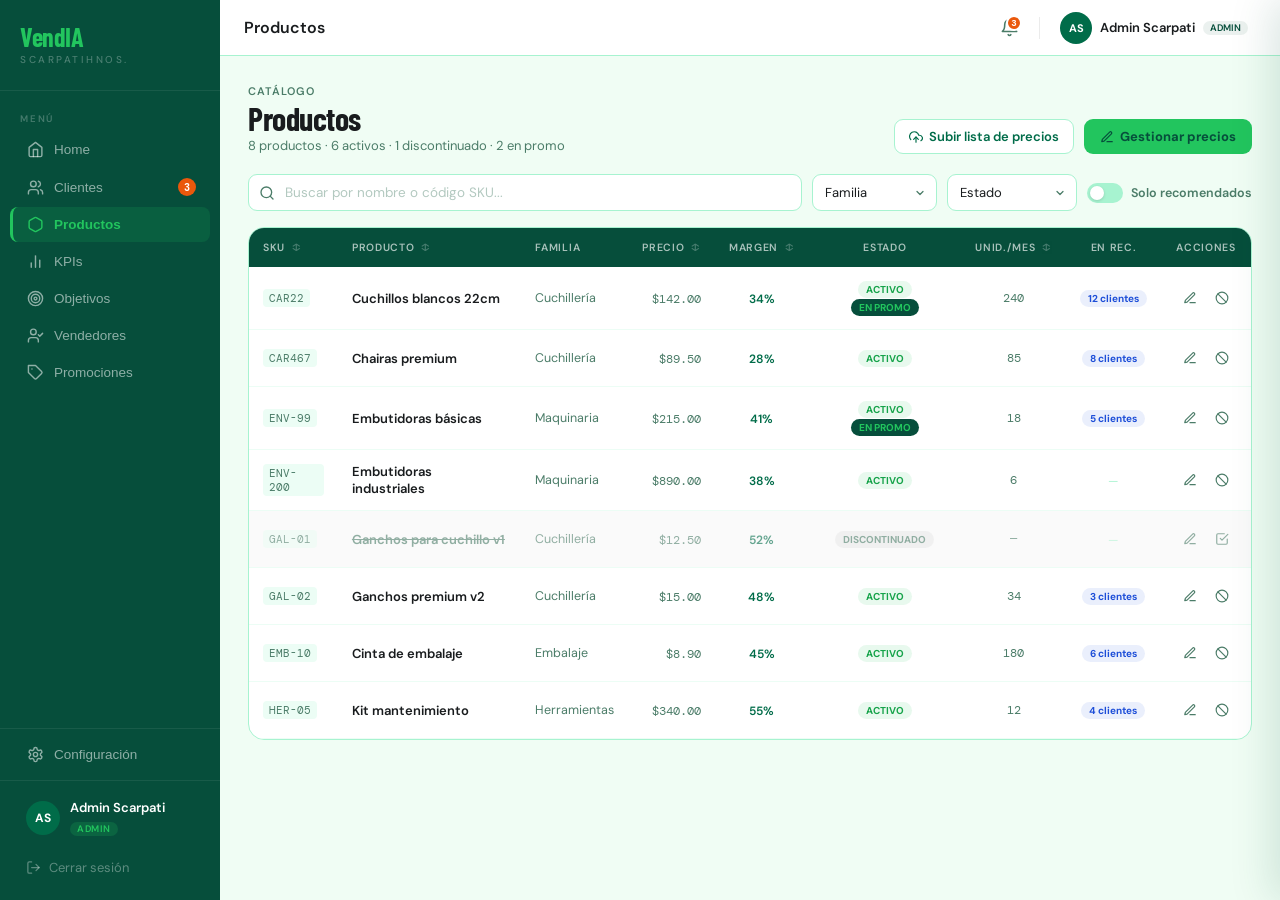
<file: vendia-productos.html>
<!DOCTYPE html>
<html lang="es">
<head>
<meta charset="UTF-8">
<meta name="viewport" content="width=device-width, initial-scale=1.0">
<title>VendIA — Productos</title>
<link rel="preconnect" href="https://fonts.googleapis.com">
<link href="https://fonts.googleapis.com/css2?family=Barlow+Condensed:wght@600;700&family=DM+Sans:wght@400;500;600&family=DM+Mono:wght@400;500&display=swap" rel="stylesheet">
<style>
*, *::before, *::after { box-sizing: border-box; margin: 0; padding: 0; }

:root {
  --deep:    #064e3b;
  --mid:     #006c49;
  --accent:  #22c55e;
  --sage:    #d1fae5;
  --surface: #ecfdf5;
  --bg:      #f0fdf4;
  --border:  #a7f3d0;
  --muted:   #4b7c68;
  --dark:    #191c1e;
  --alert:   #ea580c;
  --warning: #ca8a04;
}

html, body { height: 100%; font-family: 'DM Sans', sans-serif; background: var(--bg); overflow: hidden; }
.app { display: flex; height: 100vh; overflow: hidden; }

/* ══ SIDEBAR ══ */
.sidebar { width: 220px; flex-shrink: 0; background: var(--deep); display: flex; flex-direction: column; height: 100vh; z-index: 200; transition: transform 0.28s cubic-bezier(0.16,1,0.3,1); }
.sb-logo { padding: 24px 20px 16px; }
.sb-logo-name { font-family: 'Barlow Condensed', sans-serif; font-size: 26px; font-weight: 700; color: var(--accent); letter-spacing: -0.5px; line-height: 1; }
.sb-logo-sub  { font-size: 10px; font-weight: 500; color: rgba(255,255,255,0.28); letter-spacing: 2.5px; text-transform: uppercase; margin-top: 3px; }
.sb-div { height: 1px; background: rgba(255,255,255,0.07); margin: 8px 0; }
.sb-nav { flex: 1; display: flex; flex-direction: column; padding: 4px 0; overflow-y: auto; }
.sb-lbl { font-size: 9.5px; font-weight: 600; color: rgba(255,255,255,0.25); letter-spacing: 1.8px; text-transform: uppercase; padding: 10px 20px 6px; }
.nl { display: flex; align-items: center; gap: 10px; padding: 9px 14px; margin: 1px 10px; border-radius: 8px; cursor: pointer; color: rgba(255,255,255,0.55); font-size: 13.5px; font-weight: 500; border: none; background: none; width: calc(100% - 20px); text-align: left; border-left: 3px solid transparent; transition: background 0.15s, color 0.15s; white-space: nowrap; }
.nl:hover  { background: rgba(255,255,255,0.08); color: white; }
.nl.active { background: rgba(34,197,94,0.14); color: #22c55e; border-left-color: var(--accent); font-weight: 600; }
.nl svg { flex-shrink: 0; width: 17px; height: 17px; }
.nl-badge { margin-left: auto; background: var(--alert); color: white; font-size: 10px; font-weight: 700; min-width: 18px; height: 18px; border-radius: 999px; display: flex; align-items: center; justify-content: center; padding: 0 5px; }
.sb-bottom { padding: 8px 0 16px; }
.sb-user { display: flex; align-items: center; gap: 10px; padding: 10px 16px; margin: 0 10px; }
.sb-av   { width: 34px; height: 34px; border-radius: 50%; background: var(--mid); color: white; font-size: 12px; font-weight: 700; display: flex; align-items: center; justify-content: center; flex-shrink: 0; }
.sb-uname { font-size: 13px; font-weight: 600; color: white; white-space: nowrap; overflow: hidden; text-overflow: ellipsis; }
.sb-role  { display: inline-block; font-size: 9.5px; font-weight: 600; padding: 1px 7px; border-radius: 999px; margin-top: 2px; letter-spacing: 0.5px; text-transform: uppercase; background: rgba(34,197,94,0.18); color: var(--accent); }
.btn-logout { display: flex; align-items: center; gap: 8px; padding: 8px 16px; margin: 4px 10px 0; border-radius: 8px; border: none; background: none; cursor: pointer; color: rgba(255,255,255,0.35); font-family: 'DM Sans', sans-serif; font-size: 13px; width: calc(100% - 20px); transition: background 0.15s, color 0.15s; }
.btn-logout:hover { background: rgba(234,88,12,0.12); color: var(--alert); }

/* ══ MAIN ══ */
.main-col { flex: 1; display: flex; flex-direction: column; overflow: hidden; min-width: 0; }
.topbar { height: 56px; background: white; border-bottom: 1px solid var(--border); display: flex; align-items: center; justify-content: space-between; padding: 0 24px; flex-shrink: 0; }
.tb-left { display: flex; align-items: center; gap: 8px; }
.tb-title { font-size: 16px; font-weight: 600; color: var(--dark); }
.hamburger { display: none; width: 36px; height: 36px; border-radius: 8px; border: none; background: none; cursor: pointer; color: var(--dark); align-items: center; justify-content: center; }
.hamburger:hover { background: var(--surface); }
.tb-right { display: flex; align-items: center; gap: 4px; }
.tb-btn   { width: 36px; height: 36px; border-radius: 8px; border: none; background: none; cursor: pointer; display: flex; align-items: center; justify-content: center; color: var(--muted); position: relative; transition: background 0.15s, color 0.15s; }
.tb-btn:hover { background: var(--surface); color: var(--deep); }
.tb-notif { position: absolute; top: 5px; right: 5px; width: 16px; height: 16px; background: var(--alert); color: white; font-size: 9px; font-weight: 700; border-radius: 50%; display: flex; align-items: center; justify-content: center; border: 2px solid white; }
.tb-sep  { width: 1px; height: 22px; background: rgba(0,0,0,0.08); margin: 0 8px; }
.tb-user { display: flex; align-items: center; gap: 8px; padding: 4px 8px; border-radius: 8px; cursor: pointer; transition: background 0.15s; }
.tb-user:hover { background: var(--surface); }
.tb-av   { width: 32px; height: 32px; border-radius: 50%; background: var(--mid); color: white; font-size: 11px; font-weight: 700; display: flex; align-items: center; justify-content: center; flex-shrink: 0; }
.tb-name { font-size: 13px; font-weight: 600; color: var(--dark); }
.tb-role { font-size: 9.5px; font-weight: 600; padding: 1px 7px; border-radius: 999px; text-transform: uppercase; background: rgba(6,78,59,0.08); color: var(--deep); }

.content { flex: 1; overflow-y: auto; padding: 28px; }
.content::-webkit-scrollbar { width: 6px; }
.content::-webkit-scrollbar-thumb { background: var(--border); border-radius: 999px; }

/* ══ PAGE HEADER ══ */
.page-header { display: flex; align-items: flex-end; justify-content: space-between; margin-bottom: 20px; flex-wrap: wrap; gap: 12px; }
.page-eyebrow { font-size: 11px; font-weight: 600; color: var(--muted); letter-spacing: 1.2px; text-transform: uppercase; margin-bottom: 4px; }
.page-title { font-family: 'Barlow Condensed', sans-serif; font-size: 32px; font-weight: 700; color: var(--dark); letter-spacing: -0.5px; line-height: 1; }
.page-sub { font-size: 13px; color: var(--muted); margin-top: 3px; }
.header-actions { display: flex; gap: 10px; align-items: center; flex-wrap: wrap; }

/* Buttons */
.btn-primary   { display: inline-flex; align-items: center; gap: 6px; padding: 9px 16px; background: var(--accent); color: var(--deep); border: none; border-radius: 9px; font-family: 'DM Sans', sans-serif; font-size: 13px; font-weight: 700; cursor: pointer; transition: background 0.15s, transform 0.15s; white-space: nowrap; }
.btn-primary:hover { background: #16a34a; transform: translateY(-1px); }
.btn-secondary { display: inline-flex; align-items: center; gap: 6px; padding: 8px 14px; background: white; color: var(--mid); border: 1.5px solid var(--border); border-radius: 9px; font-family: 'DM Sans', sans-serif; font-size: 13px; font-weight: 600; cursor: pointer; transition: border-color 0.15s, background 0.15s; white-space: nowrap; }
.btn-secondary:hover { border-color: var(--accent); background: var(--surface); }
.btn-ghost     { display: inline-flex; align-items: center; gap: 6px; padding: 8px 12px; background: none; color: var(--muted); border: none; border-radius: 8px; font-family: 'DM Sans', sans-serif; font-size: 13px; font-weight: 600; cursor: pointer; transition: background 0.15s, color 0.15s; }
.btn-ghost:hover { background: var(--surface); color: var(--dark); }

/* ══ TOOLBAR ══ */
.toolbar { display: flex; align-items: center; gap: 10px; margin-bottom: 16px; flex-wrap: wrap; }
.search-wrap { position: relative; flex: 1; min-width: 220px; }
.search-ico { position: absolute; left: 11px; top: 50%; transform: translateY(-50%); color: var(--muted); pointer-events: none; }
.search-input { width: 100%; padding: 9px 36px; border: 1.5px solid var(--border); border-radius: 9px; font-family: 'DM Sans', sans-serif; font-size: 13.5px; color: var(--dark); background: white; outline: none; transition: border-color 0.2s, box-shadow 0.2s; }
.search-input::placeholder { color: #b3c9c0; }
.search-input:focus { border-color: var(--accent); box-shadow: 0 0 0 3px rgba(34,197,94,0.10); }
.filter-select { padding: 9px 30px 9px 12px; border: 1.5px solid var(--border); border-radius: 9px; font-family: 'DM Sans', sans-serif; font-size: 13px; color: var(--dark); background: white url("data:image/svg+xml,%3Csvg xmlns='http://www.w3.org/2000/svg' width='12' height='12' viewBox='0 0 24 24' fill='none' stroke='%234b7c68' stroke-width='2.5' stroke-linecap='round' stroke-linejoin='round'%3E%3Cpath d='m6 9 6 6 6-6'/%3E%3C/svg%3E") no-repeat right 10px center; outline: none; appearance: none; cursor: pointer; transition: border-color 0.2s; }
.filter-select:focus { border-color: var(--accent); }
.filter-select.active { border-color: var(--accent); color: var(--mid); background-color: var(--surface); }

/* Toggle switch */
.toggle-wrap { display: flex; align-items: center; gap: 8px; white-space: nowrap; }
.toggle-label { font-size: 12.5px; font-weight: 600; color: var(--muted); }
.toggle { position: relative; width: 36px; height: 20px; }
.toggle input { opacity: 0; width: 0; height: 0; }
.toggle-slider { position: absolute; inset: 0; background: var(--border); border-radius: 999px; cursor: pointer; transition: background 0.2s; }
.toggle-slider::before { content: ''; position: absolute; width: 14px; height: 14px; left: 3px; top: 3px; background: white; border-radius: 50%; transition: transform 0.2s; box-shadow: 0 1px 3px rgba(0,0,0,0.15); }
.toggle input:checked + .toggle-slider { background: var(--accent); }
.toggle input:checked + .toggle-slider::before { transform: translateX(16px); }

/* ══ TABLE ══ */
.table-card { background: white; border: 1px solid var(--border); border-radius: 16px; overflow: hidden; }
table { width: 100%; border-collapse: collapse; font-size: 13px; }
thead tr { background: var(--deep); }
thead th { padding: 13px 14px; text-align: left; font-weight: 600; font-size: 10.5px; letter-spacing: 0.7px; text-transform: uppercase; color: rgba(255,255,255,0.65); white-space: nowrap; }
thead th.c { text-align: center; }
thead th.r { text-align: right; }
thead th.sortable { cursor: pointer; user-select: none; }
thead th.sortable:hover { color: white; }
.sort-ico { margin-left: 3px; opacity: 0.4; }
thead th.sort-active { color: white; }
thead th.sort-active .sort-ico { opacity: 1; }

tbody tr { border-bottom: 1px solid var(--surface); transition: background 0.12s; cursor: pointer; }
tbody tr:last-child { border-bottom: none; }
tbody tr:hover { background: var(--bg); }
tbody tr.discontinued { background: rgba(0,0,0,0.02); }
tbody tr.discontinued td { opacity: 0.6; }
tbody tr.expanded { background: var(--surface); }

tbody td { padding: 13px 14px; color: var(--muted); vertical-align: middle; }
tbody td.c { text-align: center; }
tbody td.r { text-align: right; }
.td-name { font-weight: 600; color: var(--dark); }
.td-name.struck { text-decoration: line-through; color: var(--muted); }
.sku { font-family: 'DM Mono', monospace; font-size: 11px; color: var(--muted); background: var(--surface); padding: 2px 6px; border-radius: 4px; display: inline-block; }
.price-val { font-family: 'DM Mono', monospace; font-size: 12px; }
.margin-val { font-size: 12px; font-weight: 600; color: var(--mid); }

/* Badges */
.badge { display: inline-block; font-size: 10px; font-weight: 700; padding: 2px 8px; border-radius: 999px; white-space: nowrap; }
.b-activo    { background: rgba(34,197,94,0.10); color: #16a34a; }
.b-disc      { background: rgba(0,0,0,0.06); color: var(--muted); }
.b-promo     { background: var(--deep); color: var(--accent); }
.b-rec       { background: rgba(29,78,216,0.09); color: #1d4ed8; }

/* Action icons */
.action-ico { width: 30px; height: 30px; border-radius: 7px; border: none; background: none; cursor: pointer; display: inline-flex; align-items: center; justify-content: center; color: var(--muted); transition: background 0.15s, color 0.15s; }
.action-ico:hover { background: var(--surface); color: var(--dark); }
.action-ico.red:hover { background: #fef2f2; color: #dc2626; }

/* Inline price edit */
.price-edit-wrap { display: flex; align-items: center; gap: 4px; }
.price-input { width: 80px; padding: 4px 8px; border: 1.5px solid var(--accent); border-radius: 6px; font-family: 'DM Mono', monospace; font-size: 12px; outline: none; }
.price-confirm { width: 24px; height: 24px; border-radius: 5px; border: none; background: var(--accent); color: var(--deep); cursor: pointer; display: flex; align-items: center; justify-content: center; font-size: 12px; font-weight: 700; }
.price-cancel  { width: 24px; height: 24px; border-radius: 5px; border: none; background: #fef2f2; color: #dc2626; cursor: pointer; display: flex; align-items: center; justify-content: center; font-size: 12px; font-weight: 700; }

/* Expanded row */
.expanded-row { background: var(--surface); }
.expanded-row td { padding: 0; }
.expanded-content { padding: 16px 20px; display: grid; grid-template-columns: 1fr 1fr; gap: 20px; border-top: 1px solid var(--border); }
.exp-section-title { font-size: 10.5px; font-weight: 700; color: var(--muted); letter-spacing: 0.8px; text-transform: uppercase; margin-bottom: 10px; }
.exp-client-chip { display: inline-flex; align-items: center; gap: 5px; background: white; border: 1px solid var(--border); border-radius: 6px; padding: 4px 10px; font-size: 12px; color: var(--dark); font-weight: 500; margin: 2px; cursor: pointer; transition: border-color 0.15s; }
.exp-client-chip:hover { border-color: var(--accent); }
.price-hist-row { display: flex; justify-content: space-between; font-size: 12px; padding: 5px 0; border-bottom: 1px solid var(--surface); }
.price-hist-row:last-child { border-bottom: none; }

/* Heredero section */
.heredero-section { margin-top: 12px; padding: 12px; background: #fff7ed; border: 1px solid rgba(234,88,12,0.2); border-radius: 10px; }
.heredero-title { font-size: 11px; font-weight: 700; color: var(--alert); letter-spacing: 0.5px; text-transform: uppercase; margin-bottom: 8px; }
.heredero-input-wrap { position: relative; }
.heredero-input { width: 100%; padding: 8px 12px; border: 1.5px solid rgba(234,88,12,0.3); border-radius: 8px; font-family: 'DM Sans', sans-serif; font-size: 13px; outline: none; transition: border-color 0.2s; }
.heredero-input:focus { border-color: var(--accent); }
.heredero-results { position: absolute; top: calc(100% + 4px); left: 0; right: 0; background: white; border: 1px solid var(--border); border-radius: 8px; box-shadow: 0 8px 24px rgba(6,78,59,0.10); z-index: 100; }
.heredero-result-item { padding: 9px 12px; font-size: 12.5px; cursor: pointer; transition: background 0.12s; display: flex; justify-content: space-between; }
.heredero-result-item:hover { background: var(--surface); }
.heredero-assigned { display: flex; align-items: center; gap: 8px; background: rgba(34,197,94,0.08); border: 1px solid rgba(34,197,94,0.2); border-radius: 8px; padding: 8px 12px; }
.heredero-assigned-name { font-size: 13px; font-weight: 600; color: var(--dark); }
.btn-remove-heredero { background: none; border: none; color: var(--muted); cursor: pointer; font-size: 16px; line-height: 1; margin-left: auto; }
.btn-remove-heredero:hover { color: var(--alert); }

/* ══ DRAWER ══ */
.drawer-overlay { display: none; position: fixed; inset: 0; background: rgba(0,0,0,0.45); z-index: 500; backdrop-filter: blur(2px); }
.drawer-overlay.open { display: block; }
.drawer { position: fixed; right: 0; top: 0; bottom: 0; width: 560px; background: white; z-index: 600; display: flex; flex-direction: column; box-shadow: -8px 0 40px rgba(6,78,59,0.15); transform: translateX(100%); transition: transform 0.3s cubic-bezier(0.16,1,0.3,1); }
.drawer.open { transform: translateX(0); }
.drawer-header { padding: 24px; border-bottom: 1px solid var(--surface); display: flex; align-items: center; justify-content: space-between; flex-shrink: 0; }
.drawer-title { font-family: 'Barlow Condensed', sans-serif; font-size: 22px; font-weight: 700; color: var(--dark); letter-spacing: -0.3px; }
.drawer-step-indicator { display: flex; align-items: center; gap: 6px; }
.step-dot { width: 8px; height: 8px; border-radius: 50%; background: var(--border); transition: background 0.2s; }
.step-dot.active { background: var(--accent); }
.step-dot.done   { background: var(--mid); }
.btn-close-drawer { width: 32px; height: 32px; border-radius: 8px; border: none; background: none; cursor: pointer; color: var(--muted); display: flex; align-items: center; justify-content: center; transition: background 0.15s; }
.btn-close-drawer:hover { background: var(--surface); color: var(--dark); }
.drawer-body { flex: 1; overflow-y: auto; padding: 20px 24px; }
.drawer-body::-webkit-scrollbar { width: 4px; }
.drawer-body::-webkit-scrollbar-thumb { background: var(--border); border-radius: 999px; }
.drawer-footer { padding: 16px 24px; border-top: 1px solid var(--surface); display: flex; gap: 10px; flex-shrink: 0; }

/* Drawer steps */
.drawer-step { display: none; }
.drawer-step.active { display: block; }
.step-title { font-size: 14px; font-weight: 600; color: var(--dark); margin-bottom: 4px; }
.step-sub   { font-size: 12.5px; color: var(--muted); margin-bottom: 16px; }

/* Product checkbox list */
.prod-check-list { display: flex; flex-direction: column; gap: 4px; max-height: 300px; overflow-y: auto; border: 1px solid var(--border); border-radius: 10px; padding: 6px; }
.prod-check-item { display: flex; align-items: center; gap: 10px; padding: 8px 10px; border-radius: 7px; cursor: pointer; transition: background 0.12s; }
.prod-check-item:hover { background: var(--surface); }
.prod-check-item input[type=checkbox] { width: 16px; height: 16px; accent-color: var(--accent); cursor: pointer; flex-shrink: 0; }
.prod-check-name { font-size: 13px; font-weight: 600; color: var(--dark); }
.prod-check-sku  { font-family: 'DM Mono', monospace; font-size: 10px; color: var(--muted); }
.prod-check-price { margin-left: auto; font-family: 'DM Mono', monospace; font-size: 12px; color: var(--muted); }
.select-all-row { display: flex; align-items: center; justify-content: space-between; margin-bottom: 8px; }
.select-all-label { display: flex; align-items: center; gap: 8px; font-size: 13px; font-weight: 600; color: var(--dark); cursor: pointer; }
.select-all-label input { width: 16px; height: 16px; accent-color: var(--accent); cursor: pointer; }
.selected-count { font-size: 12px; color: var(--mid); font-weight: 600; }

/* Step 2: action config */
.radio-group { display: flex; flex-direction: column; gap: 8px; margin-bottom: 16px; }
.radio-item  { display: flex; align-items: center; gap: 8px; padding: 10px 14px; border: 1.5px solid var(--border); border-radius: 9px; cursor: pointer; transition: border-color 0.15s, background 0.15s; }
.radio-item:has(input:checked) { border-color: var(--accent); background: var(--surface); }
.radio-item input { accent-color: var(--accent); }
.radio-label { font-size: 13px; font-weight: 600; color: var(--dark); }
.radio-sub   { font-size: 11.5px; color: var(--muted); }
.amount-row  { display: flex; gap: 10px; align-items: flex-end; margin-top: 12px; }
.amount-input { flex: 1; padding: 10px 14px; border: 1.5px solid var(--border); border-radius: 9px; font-family: 'DM Mono', monospace; font-size: 16px; outline: none; transition: border-color 0.2s; }
.amount-input:focus { border-color: var(--accent); }
.amount-type-toggle { display: flex; border: 1.5px solid var(--border); border-radius: 9px; overflow: hidden; }
.amount-type-btn { padding: 10px 14px; border: none; background: white; font-family: 'DM Sans', sans-serif; font-size: 13px; font-weight: 600; color: var(--muted); cursor: pointer; transition: background 0.15s, color 0.15s; }
.amount-type-btn.active { background: var(--deep); color: white; }

/* Step 3: preview */
.preview-table { width: 100%; border-collapse: collapse; font-size: 12.5px; }
.preview-table thead th { padding: 8px 10px; text-align: left; font-size: 10.5px; font-weight: 700; color: var(--muted); letter-spacing: 0.5px; text-transform: uppercase; border-bottom: 1px solid var(--surface); }
.preview-table tbody td { padding: 9px 10px; border-bottom: 1px solid var(--surface); }
.preview-table tbody tr:last-child td { border-bottom: none; }
.price-old { color: var(--muted); text-decoration: line-through; font-family: 'DM Mono', monospace; font-size: 11px; }
.price-new.up   { color: #16a34a; font-weight: 700; font-family: 'DM Mono', monospace; }
.price-new.down { color: #dc2626; font-weight: 700; font-family: 'DM Mono', monospace; }
.change-badge { font-size: 11px; font-weight: 700; padding: 2px 7px; border-radius: 999px; }
.change-up   { background: rgba(34,197,94,0.10); color: #16a34a; }
.change-down { background: rgba(220,38,38,0.10); color: #dc2626; }

/* ══ UPLOAD MODAL ══ */
.modal-overlay { display: none; position: fixed; inset: 0; background: rgba(0,0,0,0.5); z-index: 700; align-items: center; justify-content: center; }
.modal-overlay.open { display: flex; }
.modal-box { background: white; border-radius: 20px; padding: 32px; width: 480px; max-width: 95vw; box-shadow: 0 24px 64px rgba(0,0,0,0.2); animation: modalIn 0.25s cubic-bezier(0.16,1,0.3,1) both; }
@keyframes modalIn { from { opacity:0; transform:scale(0.96) translateY(10px); } to { opacity:1; transform:scale(1) translateY(0); } }
.modal-title { font-size: 20px; font-weight: 600; color: var(--dark); margin-bottom: 4px; }
.modal-sub   { font-size: 13px; color: var(--muted); margin-bottom: 20px; }
.upload-zone { border: 2px dashed var(--border); border-radius: 12px; padding: 28px; text-align: center; cursor: pointer; transition: border-color 0.2s, background 0.2s; }
.upload-zone:hover, .upload-zone.over { border-color: var(--accent); background: var(--surface); }
.upload-zone.done { border-color: var(--accent); background: rgba(34,197,94,0.06); }
.upload-label { font-size: 13.5px; font-weight: 600; color: var(--dark); margin-top: 10px; }
.upload-sub   { font-size: 12px; color: var(--muted); margin-top: 4px; }
.upload-instruction { background: var(--surface); border-radius: 8px; padding: 10px 14px; font-size: 12px; color: var(--muted); margin-top: 12px; text-align: left; }
.upload-instruction strong { color: var(--dark); }
.preview-upload { margin-top: 12px; font-size: 12px; color: var(--muted); }
.modal-footer { display: flex; gap: 10px; margin-top: 20px; }

/* ══ TOAST ══ */
.overlay { display: none; position: fixed; inset: 0; background: rgba(0,0,0,0.45); z-index: 150; backdrop-filter: blur(2px); }
.overlay.open { display: block; }
.toast-wrap { position: fixed; bottom: 24px; right: 24px; z-index: 9999; display: flex; flex-direction: column-reverse; gap: 8px; pointer-events: none; }
.toast { background: var(--deep); color: white; border-radius: 10px; padding: 12px 16px; font-size: 13.5px; font-weight: 500; display: flex; align-items: center; gap: 10px; min-width: 240px; box-shadow: 0 8px 24px rgba(0,0,0,0.18); pointer-events: all; animation: toastIn 0.3s cubic-bezier(0.16,1,0.3,1) both; }
.toast.success { border-left: 3px solid var(--accent); }
.toast.error   { background: #991b1b; border-left: 3px solid #ef4444; }
.toast-out { animation: toastOut 0.2s ease forwards; }

@keyframes cardIn   { from { opacity:0; transform:translateY(10px); } to { opacity:1; transform:translateY(0); } }
@keyframes toastIn  { from { opacity:0; transform:translateX(16px); } to { opacity:1; transform:translateX(0); } }
@keyframes toastOut { to   { opacity:0; transform:translateX(16px); } }

@media (max-width: 768px) { .sidebar { position: fixed; left:0;top:0;bottom:0; transform: translateX(-100%); } .sidebar.open { transform: translateX(0); } .hamburger { display: flex !important; } .tb-name, .tb-role { display: none; } .content { padding: 16px; } .drawer { width: 100%; } .expanded-content { grid-template-columns: 1fr; } }
</style>
</head>
<body>

<div class="overlay" id="overlay" onclick="closeSidebar()"></div>

<div class="app">

  <!-- ══ SIDEBAR (Admin) ══ -->
  <aside class="sidebar" id="sidebar">
    <div class="sb-logo"><div class="sb-logo-name">VendIA</div><div class="sb-logo-sub">Scarpatihnos.</div></div>
    <div class="sb-div"></div>
    <nav class="sb-nav">
      <div class="sb-lbl">Menú</div>
      <button class="nl"><svg viewBox="0 0 24 24" fill="none" stroke="currentColor" stroke-width="2" stroke-linecap="round" stroke-linejoin="round"><path d="m3 9 9-7 9 7v11a2 2 0 0 1-2 2H5a2 2 0 0 1-2-2z"/><polyline points="9 22 9 12 15 12 15 22"/></svg>Home</button>
      <button class="nl"><svg viewBox="0 0 24 24" fill="none" stroke="currentColor" stroke-width="2" stroke-linecap="round" stroke-linejoin="round"><path d="M16 21v-2a4 4 0 0 0-4-4H6a4 4 0 0 0-4 4v2"/><circle cx="9" cy="7" r="4"/><path d="M22 21v-2a4 4 0 0 0-3-3.87"/><path d="M16 3.13a4 4 0 0 1 0 7.75"/></svg>Clientes<span class="nl-badge">3</span></button>
      <button class="nl active"><svg viewBox="0 0 24 24" fill="none" stroke="currentColor" stroke-width="2" stroke-linecap="round" stroke-linejoin="round"><path d="M21 16V8a2 2 0 0 0-1-1.73l-7-4a2 2 0 0 0-2 0l-7 4A2 2 0 0 0 3 8v8a2 2 0 0 0 1 1.73l7 4a2 2 0 0 0 2 0l7-4A2 2 0 0 0 21 16z"/></svg>Productos</button>
      <button class="nl"><svg viewBox="0 0 24 24" fill="none" stroke="currentColor" stroke-width="2" stroke-linecap="round" stroke-linejoin="round"><line x1="18" x2="18" y1="20" y2="10"/><line x1="12" x2="12" y1="20" y2="4"/><line x1="6" x2="6" y1="20" y2="14"/></svg>KPIs</button>
      <button class="nl"><svg viewBox="0 0 24 24" fill="none" stroke="currentColor" stroke-width="2" stroke-linecap="round" stroke-linejoin="round"><circle cx="12" cy="12" r="10"/><circle cx="12" cy="12" r="6"/><circle cx="12" cy="12" r="2"/></svg>Objetivos</button>
      <button class="nl"><svg viewBox="0 0 24 24" fill="none" stroke="currentColor" stroke-width="2" stroke-linecap="round" stroke-linejoin="round"><path d="M16 21v-2a4 4 0 0 0-4-4H6a4 4 0 0 0-4 4v2"/><circle cx="9" cy="7" r="4"/><polyline points="16 11 18 13 22 9"/></svg>Vendedores</button>
      <button class="nl"><svg viewBox="0 0 24 24" fill="none" stroke="currentColor" stroke-width="2" stroke-linecap="round" stroke-linejoin="round"><path d="M20.59 13.41l-7.17 7.17a2 2 0 0 1-2.83 0L2 12V2h10l8.59 8.59a2 2 0 0 1 0 2.82z"/><line x1="7" x2="7.01" y1="7" y2="7"/></svg>Promociones</button>
    </nav>
    <div class="sb-bottom">
      <div class="sb-div"></div>
      <button class="nl" style="margin:4px 10px 8px"><svg viewBox="0 0 24 24" fill="none" stroke="currentColor" stroke-width="2" stroke-linecap="round" stroke-linejoin="round"><path d="M12.22 2h-.44a2 2 0 0 0-2 2v.18a2 2 0 0 1-1 1.73l-.43.25a2 2 0 0 1-2 0l-.15-.08a2 2 0 0 0-2.73.73l-.22.38a2 2 0 0 0 .73 2.73l.15.1a2 2 0 0 1 1 1.72v.51a2 2 0 0 1-1 1.74l-.15.09a2 2 0 0 0-.73 2.73l.22.38a2 2 0 0 0 2.73.73l.15-.08a2 2 0 0 1 2 0l.43.25a2 2 0 0 1 1 1.73V20a2 2 0 0 0 2 2h.44a2 2 0 0 0 2-2v-.18a2 2 0 0 1 1-1.73l.43-.25a2 2 0 0 1 2 0l.15.08a2 2 0 0 0 2.73-.73l.22-.39a2 2 0 0 0-.73-2.73l-.15-.08a2 2 0 0 1-1-1.74v-.5a2 2 0 0 1 1-1.74l.15-.09a2 2 0 0 0 .73-2.73l-.22-.38a2 2 0 0 0-2.73-.73l-.15.08a2 2 0 0 1-2 0l-.43-.25a2 2 0 0 1-1-1.73V4a2 2 0 0 0-2-2z"/><circle cx="12" cy="12" r="3"/></svg>Configuración</button>
      <div class="sb-div" style="margin-bottom:8px"></div>
      <div class="sb-user"><div class="sb-av">AS</div><div><div class="sb-uname">Admin Scarpati</div><span class="sb-role">Admin</span></div></div>
      <button class="btn-logout"><svg width="15" height="15" viewBox="0 0 24 24" fill="none" stroke="currentColor" stroke-width="2" stroke-linecap="round" stroke-linejoin="round"><path d="M9 21H5a2 2 0 0 1-2-2V5a2 2 0 0 1 2-2h4"/><polyline points="16 17 21 12 16 7"/><line x1="21" x2="9" y1="12" y2="12"/></svg>Cerrar sesión</button>
    </div>
  </aside>

  <!-- ══ MAIN ══ -->
  <div class="main-col">
    <header class="topbar">
      <div class="tb-left">
        <button class="hamburger" onclick="openSidebar()"><svg width="20" height="20" viewBox="0 0 24 24" fill="none" stroke="currentColor" stroke-width="2" stroke-linecap="round" stroke-linejoin="round"><line x1="4" x2="20" y1="12" y2="12"/><line x1="4" x2="20" y1="6" y2="6"/><line x1="4" x2="20" y1="18" y2="18"/></svg></button>
        <span class="tb-title">Productos</span>
      </div>
      <div class="tb-right">
        <button class="tb-btn"><svg width="19" height="19" viewBox="0 0 24 24" fill="none" stroke="currentColor" stroke-width="2" stroke-linecap="round" stroke-linejoin="round"><path d="M6 8a6 6 0 0 1 12 0c0 7 3 9 3 9H3s3-2 3-9"/><path d="M10.3 21a1.94 1.94 0 0 0 3.4 0"/></svg><span class="tb-notif">3</span></button>
        <div class="tb-sep"></div>
        <div class="tb-user"><div class="tb-av">AS</div><span class="tb-name">Admin Scarpati</span><span class="tb-role">Admin</span></div>
      </div>
    </header>

    <main class="content">

      <!-- Page header -->
      <div class="page-header" style="animation:cardIn .35s ease both">
        <div>
          <div class="page-eyebrow">Catálogo</div>
          <div class="page-title">Productos</div>
          <div class="page-sub" id="prodCount">8 productos · 6 activos · 1 discontinuado · 2 en promo</div>
        </div>
        <div class="header-actions">
          <button class="btn-secondary" onclick="openUploadModal()">
            <svg width="14" height="14" viewBox="0 0 24 24" fill="none" stroke="currentColor" stroke-width="2" stroke-linecap="round" stroke-linejoin="round"><polyline points="16 16 12 12 8 16"/><line x1="12" x2="12" y1="12" y2="21"/><path d="M20.39 18.39A5 5 0 0 0 18 9h-1.26A8 8 0 1 0 3 16.3"/></svg>
            Subir lista de precios
          </button>
          <button class="btn-primary" onclick="openDrawer()">
            <svg width="14" height="14" viewBox="0 0 24 24" fill="none" stroke="currentColor" stroke-width="2" stroke-linecap="round" stroke-linejoin="round"><path d="M12 20h9"/><path d="M16.5 3.5a2.121 2.121 0 0 1 3 3L7 19l-4 1 1-4L16.5 3.5z"/></svg>
            Gestionar precios
          </button>
        </div>
      </div>

      <!-- Toolbar -->
      <div class="toolbar">
        <div class="search-wrap">
          <svg class="search-ico" width="16" height="16" viewBox="0 0 24 24" fill="none" stroke="currentColor" stroke-width="2" stroke-linecap="round" stroke-linejoin="round"><circle cx="11" cy="11" r="8"/><path d="m21 21-4.3-4.3"/></svg>
          <input type="text" class="search-input" id="searchInput" placeholder="Buscar por nombre o código SKU..." oninput="applyFilters()">
        </div>
        <select class="filter-select" id="filterFamilia" onchange="applyFilters()">
          <option value="">Familia</option>
          <option value="Cuchillería">Cuchillería</option>
          <option value="Maquinaria">Maquinaria</option>
          <option value="Herramientas">Herramientas</option>
          <option value="Embalaje">Embalaje</option>
        </select>
        <select class="filter-select" id="filterEstado" onchange="applyFilters()">
          <option value="">Estado</option>
          <option value="activo">Activo</option>
          <option value="discontinuado">Discontinuado</option>
          <option value="promo">En Promo</option>
        </select>
        <label class="toggle-wrap">
          <label class="toggle">
            <input type="checkbox" id="toggleRec" onchange="applyFilters()">
            <span class="toggle-slider"></span>
          </label>
          <span class="toggle-label">Solo recomendados</span>
        </label>
      </div>

      <!-- Table -->
      <div class="table-card" style="animation:cardIn .35s ease .08s both">
        <table id="prodTable">
          <thead>
            <tr>
              <th class="sortable" onclick="sortProd('sku')">SKU <span class="sort-ico">↕</span></th>
              <th class="sortable" onclick="sortProd('nombre')">Producto <span class="sort-ico">↕</span></th>
              <th>Familia</th>
              <th class="r sortable" onclick="sortProd('precio')">Precio <span class="sort-ico">↕</span></th>
              <th class="c sortable" onclick="sortProd('margen')">Margen <span class="sort-ico">↕</span></th>
              <th class="c">Estado</th>
              <th class="c sortable" onclick="sortProd('unidades')">Unid./mes <span class="sort-ico">↕</span></th>
              <th class="c">En rec.</th>
              <th class="c">Acciones</th>
            </tr>
          </thead>
          <tbody id="prodBody"></tbody>
        </table>
      </div>

    </main>
  </div>
</div>

<!-- ══ DRAWER: GESTIONAR PRECIOS ══ -->
<div class="drawer-overlay" id="drawerOverlay" onclick="closeDrawer()"></div>
<div class="drawer" id="drawer">
  <div class="drawer-header">
    <div>
      <div class="drawer-title" id="drawerTitle">Gestionar precios</div>
      <div style="font-size:12px;color:var(--muted);margin-top:2px" id="drawerSubtitle">Paso 1 de 3 — Seleccioná los productos</div>
    </div>
    <div style="display:flex;align-items:center;gap:12px">
      <div class="drawer-step-indicator">
        <div class="step-dot active" id="dot1"></div>
        <div class="step-dot" id="dot2"></div>
        <div class="step-dot" id="dot3"></div>
      </div>
      <button class="btn-close-drawer" onclick="closeDrawer()">
        <svg width="16" height="16" viewBox="0 0 24 24" fill="none" stroke="currentColor" stroke-width="2" stroke-linecap="round" stroke-linejoin="round"><path d="M18 6 6 18"/><path d="m6 6 12 12"/></svg>
      </button>
    </div>
  </div>

  <div class="drawer-body">
    <!-- STEP 1: Selección -->
    <div class="drawer-step active" id="step1">
      <div class="step-title">¿Qué productos querés modificar?</div>
      <div class="step-sub">Seleccioná individualmente o por familia.</div>
      <div class="select-all-row">
        <label class="select-all-label">
          <input type="checkbox" id="selectAll" onchange="toggleSelectAll(this)">
          Seleccionar todos
        </label>
        <span class="selected-count" id="selectedCount">0 seleccionados</span>
      </div>
      <div class="prod-check-list" id="prodCheckList"></div>
    </div>

    <!-- STEP 2: Acción -->
    <div class="drawer-step" id="step2">
      <div class="step-title">¿Qué cambio querés aplicar?</div>
      <div class="step-sub">Se aplicará a todos los productos seleccionados.</div>
      <div class="radio-group">
        <label class="radio-item"><input type="radio" name="accion" value="aumentar" checked><div><div class="radio-label">Aumentar precio</div><div class="radio-sub">Subir el precio por % o valor fijo</div></div></label>
        <label class="radio-item"><input type="radio" name="accion" value="reducir"><div><div class="radio-label">Reducir precio</div><div class="radio-sub">Bajar el precio por % o valor fijo</div></div></label>
        <label class="radio-item"><input type="radio" name="accion" value="fijo"><div><div class="radio-label">Precio fijo</div><div class="radio-sub">Establecer un precio exacto</div></div></label>
      </div>
      <div class="amount-row">
        <input type="number" class="amount-input" id="amountInput" placeholder="0" min="0">
        <div class="amount-type-toggle">
          <button class="amount-type-btn active" id="btnPct" onclick="setAmountType('pct')">%</button>
          <button class="amount-type-btn" id="btnAbs" onclick="setAmountType('abs')">$</button>
        </div>
      </div>
    </div>

    <!-- STEP 3: Preview -->
    <div class="drawer-step" id="step3">
      <div class="step-title">Confirmá los cambios</div>
      <div class="step-sub">Revisá antes de aplicar. Esta acción no se puede deshacer.</div>
      <table class="preview-table">
        <thead><tr><th>Producto</th><th>Precio actual</th><th>Cambio</th><th>Precio nuevo</th></tr></thead>
        <tbody id="previewBody"></tbody>
      </table>
    </div>
  </div>

  <div class="drawer-footer">
    <button class="btn-ghost" id="btnBack" style="display:none" onclick="drawerBack()">← Atrás</button>
    <button class="btn-primary" id="btnNext" onclick="drawerNext()" style="margin-left:auto">Siguiente →</button>
  </div>
</div>

<!-- ══ MODAL: SUBIR LISTA DE PRECIOS ══ -->
<div class="modal-overlay" id="uploadModal" onclick="closeUploadModal(event)">
  <div class="modal-box" onclick="event.stopPropagation()">
    <div class="modal-title">Subir lista de precios</div>
    <div class="modal-sub">El archivo debe tener dos columnas: <strong>codigo</strong> y <strong>precio</strong></div>
    <div class="upload-zone" id="uploadZone" onclick="document.getElementById('uploadFileInput').click()" ondragover="uploadOver(event)" ondragleave="uploadLeave()" ondrop="uploadDrop(event)">
      <svg width="36" height="36" viewBox="0 0 24 24" fill="none" stroke="var(--border)" stroke-width="1.5" stroke-linecap="round" stroke-linejoin="round"><polyline points="16 16 12 12 8 16"/><line x1="12" x2="12" y1="12" y2="21"/><path d="M20.39 18.39A5 5 0 0 0 18 9h-1.26A8 8 0 1 0 3 16.3"/></svg>
      <div class="upload-label" id="uploadLabel">Arrastrá tu archivo aquí o hacé click</div>
      <div class="upload-sub">XLSX · CSV</div>
      <input type="file" id="uploadFileInput" accept=".xlsx,.csv" style="display:none" onchange="handleUpload(event)">
    </div>
    <div class="upload-instruction">
      <strong>Formato esperado:</strong><br>
      Columna A: <code>codigo</code> (ej: CAR22) · Columna B: <code>precio</code> (ej: 145.50)
    </div>
    <div class="preview-upload" id="uploadPreview" style="display:none"></div>
    <div class="modal-footer">
      <button class="btn-secondary" onclick="closeUploadModal()">Cancelar</button>
      <button class="btn-primary" id="btnImportar" disabled onclick="importarPrecios()">Importar precios</button>
    </div>
  </div>
</div>

<div class="toast-wrap" id="toastWrap"></div>

<script>
// ══════════════════════════════════════════════
// DATA
// ══════════════════════════════════════════════
let productos = [
  { id:1, sku:'CAR22',  nombre:'Cuchillos blancos 22cm', familia:'Cuchillería', precio:142.00, margen:34, estado:'activo', promo:true,  unidades:240, recomendados:12, heredero:null,
    histPrecios:[{fecha:'01/04/2026',v:142},{fecha:'01/01/2026',v:135},{fecha:'01/10/2025',v:128}],
    clientes:['Astarita SH','Mauro Heikele','Fema Gastronomia','Distribuidora Blum'] },
  { id:2, sku:'CAR467', nombre:'Chairas premium',         familia:'Cuchillería', precio:89.50,  margen:28, estado:'activo', promo:false, unidades:85,  recomendados:8, heredero:null,
    histPrecios:[{fecha:'01/01/2026',v:89.50},{fecha:'01/07/2025',v:82}],
    clientes:['Astarita SH','Carpintería Juan'] },
  { id:3, sku:'ENV-99', nombre:'Embutidoras básicas',     familia:'Maquinaria',  precio:215.00, margen:41, estado:'activo', promo:true,  unidades:18,  recomendados:5, heredero:null,
    histPrecios:[{fecha:'01/03/2026',v:215},{fecha:'01/12/2025',v:200}],
    clientes:['Astarita SH','Cocinas del Sur'] },
  { id:4, sku:'ENV-200',nombre:'Embutidoras industriales',familia:'Maquinaria',  precio:890.00, margen:38, estado:'activo', promo:false, unidades:6,   recomendados:0, heredero:null,
    histPrecios:[{fecha:'01/01/2026',v:890}],
    clientes:[] },
  { id:5, sku:'GAL-01', nombre:'Ganchos para cuchillo v1',familia:'Cuchillería', precio:12.50,  margen:52, estado:'discontinuado', promo:false, unidades:0, recomendados:0, heredero:'GAL-02',
    histPrecios:[{fecha:'01/01/2025',v:12.50}],
    clientes:[] },
  { id:6, sku:'GAL-02', nombre:'Ganchos premium v2',      familia:'Cuchillería', precio:15.00,  margen:48, estado:'activo', promo:false, unidades:34,  recomendados:3, heredero:null,
    histPrecios:[{fecha:'01/01/2026',v:15}],
    clientes:['Mauro Heikele','Herrajes Río'] },
  { id:7, sku:'EMB-10', nombre:'Cinta de embalaje',       familia:'Embalaje',    precio:8.90,   margen:45, estado:'activo', promo:false, unidades:180, recomendados:6, heredero:null,
    histPrecios:[{fecha:'01/02/2026',v:8.90},{fecha:'01/09/2025',v:7.50}],
    clientes:['Herrajes Río','JPS Grupo Comercial'] },
  { id:8, sku:'HER-05', nombre:'Kit mantenimiento',       familia:'Herramientas',precio:340.00, margen:55, estado:'activo', promo:false, unidades:12,  recomendados:4, heredero:null,
    histPrecios:[{fecha:'01/01/2026',v:340}],
    clientes:['Astarita SH','Cocinas del Sur','Fema Gastronomia'] },
];

let expandedRow = null;
let sortKey = null;
let sortAsc  = true;
let editingPrice = null;

// ══════════════════════════════════════════════
// RENDER TABLE
// ══════════════════════════════════════════════
function getFiltered() {
  const q    = document.getElementById('searchInput').value.toLowerCase();
  const fam  = document.getElementById('filterFamilia').value;
  const est  = document.getElementById('filterEstado').value;
  const rec  = document.getElementById('toggleRec').checked;

  return productos.filter(p => {
    if (q && !p.nombre.toLowerCase().includes(q) && !p.sku.toLowerCase().includes(q)) return false;
    if (fam && p.familia !== fam) return false;
    if (est === 'activo'        && p.estado !== 'activo')        return false;
    if (est === 'discontinuado' && p.estado !== 'discontinuado') return false;
    if (est === 'promo'         && !p.promo)                     return false;
    if (rec && p.recomendados === 0) return false;
    return true;
  });
}

function renderTable() {
  const data = getFiltered();
  if (sortKey) {
    data.sort((a,b) => {
      const va = a[sortKey], vb = b[sortKey];
      return sortAsc ? (va > vb ? 1 : -1) : (va < vb ? 1 : -1);
    });
  }

  const tbody = document.getElementById('prodBody');
  tbody.innerHTML = data.map(p => {
    const isDisc = p.estado === 'discontinuado';
    const estadoBadge = isDisc
      ? `<span class="badge b-disc">DISCONTINUADO</span>`
      : p.promo
        ? `<span class="badge b-activo">ACTIVO</span> <span class="badge b-promo">EN PROMO</span>`
        : `<span class="badge b-activo">ACTIVO</span>`;
    const recBadge = p.recomendados > 0
      ? `<span class="badge b-rec">${p.recomendados} clientes</span>`
      : '<span style="color:var(--border);font-size:12px">—</span>';

    return `
    <tr id="row-${p.id}" class="${isDisc ? 'discontinued' : ''}" onclick="toggleExpand(${p.id}, event)">
      <td><span class="sku">${p.sku}</span></td>
      <td><span class="td-name ${isDisc ? 'struck' : ''}">${p.nombre}</span></td>
      <td style="color:var(--muted);font-size:12.5px">${p.familia}</td>
      <td class="r" id="price-cell-${p.id}">
        <span class="price-val" id="price-display-${p.id}">$${p.precio.toFixed(2)}</span>
      </td>
      <td class="c"><span class="margin-val">${p.margen}%</span></td>
      <td class="c">${estadoBadge}</td>
      <td class="c" style="font-family:'DM Mono',monospace;font-size:12px">${p.unidades || '—'}</td>
      <td class="c">${recBadge}</td>
      <td class="c" onclick="event.stopPropagation()">
        <div style="display:flex;align-items:center;justify-content:center;gap:2px">
          <button class="action-ico" title="Editar precio" onclick="startEditPrice(${p.id})">
            <svg width="14" height="14" viewBox="0 0 24 24" fill="none" stroke="currentColor" stroke-width="2" stroke-linecap="round" stroke-linejoin="round"><path d="M12 20h9"/><path d="M16.5 3.5a2.121 2.121 0 0 1 3 3L7 19l-4 1 1-4L16.5 3.5z"/></svg>
          </button>
          <button class="action-ico ${isDisc ? '' : 'red'}" title="${isDisc ? 'Reactivar' : 'Discontinuar'}" onclick="toggleDiscontinued(${p.id})">
            ${isDisc
              ? `<svg width="14" height="14" viewBox="0 0 24 24" fill="none" stroke="currentColor" stroke-width="2" stroke-linecap="round" stroke-linejoin="round"><path d="M9 11l3 3L22 4"/><path d="M21 12v7a2 2 0 0 1-2 2H5a2 2 0 0 1-2-2V5a2 2 0 0 1 2-2h11"/></svg>`
              : `<svg width="14" height="14" viewBox="0 0 24 24" fill="none" stroke="currentColor" stroke-width="2" stroke-linecap="round" stroke-linejoin="round"><circle cx="12" cy="12" r="10"/><line x1="4.93" x2="19.07" y1="4.93" y2="19.07"/></svg>`
            }
          </button>
        </div>
      </td>
    </tr>
    <tr class="expanded-row" id="exp-${p.id}" style="display:none">
      <td colspan="9">${buildExpandedContent(p)}</td>
    </tr>`;
  }).join('');
}

function buildExpandedContent(p) {
  const clientes = p.clientes.length
    ? p.clientes.map(c => `<div class="exp-client-chip"><svg width="11" height="11" viewBox="0 0 24 24" fill="none" stroke="currentColor" stroke-width="2" stroke-linecap="round" stroke-linejoin="round"><path d="M20 21v-2a4 4 0 0 0-4-4H8a4 4 0 0 0-4 4v2"/><circle cx="12" cy="7" r="4"/></svg>${c}</div>`).join('')
    : '<span style="font-size:12px;color:var(--muted)">Sin recomendaciones activas</span>';

  const histPrecio = p.histPrecios.map(h => `
    <div class="price-hist-row">
      <span style="font-family:'DM Mono',monospace;font-size:11px;color:var(--muted)">${h.fecha}</span>
      <span style="font-family:'DM Mono',monospace;font-size:12px;font-weight:600;color:var(--dark)">$${h.v.toFixed(2)}</span>
    </div>`).join('');

  const herederoSection = p.estado === 'discontinuado' ? `
    <div style="grid-column:1/-1">
      <div class="heredero-section">
        <div class="heredero-title">⚠ Producto discontinuado · Heredero</div>
        ${p.heredero
          ? `<div class="heredero-assigned">
               <svg width="14" height="14" viewBox="0 0 24 24" fill="none" stroke="var(--accent)" stroke-width="2.5" stroke-linecap="round" stroke-linejoin="round"><path d="M20 6 9 17l-5-5"/></svg>
               <span class="heredero-assigned-name">Heredero: ${p.heredero}</span>
               <button class="btn-remove-heredero" onclick="removeHeredero(${p.id})" title="Quitar heredero">×</button>
             </div>`
          : `<div class="heredero-input-wrap">
               <input type="text" class="heredero-input" id="heredero-input-${p.id}" placeholder="Buscar producto heredero por nombre o código..." oninput="searchHeredero(${p.id}, this.value)">
               <div class="heredero-results" id="heredero-results-${p.id}" style="display:none"></div>
             </div>`
        }
      </div>
    </div>` : '';

  return `
  <div class="expanded-content">
    <div>
      <div class="exp-section-title">Clientes con recomendación activa</div>
      <div style="display:flex;flex-wrap:wrap;gap:4px">${clientes}</div>
    </div>
    <div>
      <div class="exp-section-title">Historial de precios</div>
      ${histPrecio}
    </div>
    ${herederoSection}
  </div>`;
}

// ══════════════════════════════════════════════
// EXPAND ROW
// ══════════════════════════════════════════════
function toggleExpand(id, event) {
  if (event && event.target.closest('.action-ico')) return;
  if (event && event.target.closest('.price-edit-wrap')) return;

  const expRow = document.getElementById('exp-' + id);
  const row    = document.getElementById('row-' + id);
  const isOpen = expRow.style.display !== 'none';

  // close previous
  if (expandedRow && expandedRow !== id) {
    document.getElementById('exp-' + expandedRow).style.display = 'none';
    document.getElementById('row-' + expandedRow).classList.remove('expanded');
  }

  expRow.style.display = isOpen ? 'none' : '';
  row.classList.toggle('expanded', !isOpen);
  expandedRow = isOpen ? null : id;
}

// ══════════════════════════════════════════════
// INLINE PRICE EDIT
// ══════════════════════════════════════════════
function startEditPrice(id) {
  const p    = productos.find(x => x.id === id);
  const cell = document.getElementById('price-cell-' + id);
  cell.innerHTML = `
    <div class="price-edit-wrap">
      <input class="price-input" type="number" value="${p.precio.toFixed(2)}" step="0.01" min="0" id="price-input-${id}" onclick="event.stopPropagation()">
      <button class="price-confirm" onclick="confirmPrice(${id});event.stopPropagation()" title="Confirmar">✓</button>
      <button class="price-cancel"  onclick="cancelPrice(${id});event.stopPropagation()"  title="Cancelar">✗</button>
    </div>`;
  setTimeout(() => document.getElementById('price-input-' + id)?.focus(), 50);
  editingPrice = id;
}

function confirmPrice(id) {
  const inp = document.getElementById('price-input-' + id);
  const val = parseFloat(inp.value);
  if (isNaN(val) || val <= 0) { inp.style.borderColor = 'var(--alert)'; return; }
  productos.find(x => x.id === id).precio = val;
  showToast(`✓ Precio actualizado: $${val.toFixed(2)}`, 'success');
  renderTable();
  editingPrice = null;
}

function cancelPrice(id) {
  renderTable();
  editingPrice = null;
}

// ══════════════════════════════════════════════
// DISCONTINUAR / REACTIVAR
// ══════════════════════════════════════════════
function toggleDiscontinued(id) {
  const p = productos.find(x => x.id === id);
  if (p.estado !== 'discontinuado') {
    if (!confirm(`¿Marcar "${p.nombre}" como discontinuado?\nLas recomendaciones activas de este producto se desactivarán.`)) return;
    p.estado = 'discontinuado';
    p.recomendados = 0;
    showToast(`${p.nombre} marcado como discontinuado`, 'success');
  } else {
    if (!confirm(`¿Reactivar "${p.nombre}"?`)) return;
    p.estado = 'activo';
    showToast(`✓ ${p.nombre} reactivado`, 'success');
  }
  expandedRow = null;
  renderTable();
}

// ══════════════════════════════════════════════
// HEREDERO
// ══════════════════════════════════════════════
function searchHeredero(id, query) {
  const results = document.getElementById('heredero-results-' + id);
  if (!query.trim()) { results.style.display = 'none'; return; }
  const matches = productos.filter(p => p.id !== id && p.estado !== 'discontinuado' && (p.nombre.toLowerCase().includes(query.toLowerCase()) || p.sku.toLowerCase().includes(query.toLowerCase())));
  if (!matches.length) { results.style.display = 'none'; return; }
  results.style.display = '';
  results.innerHTML = matches.map(m => `
    <div class="heredero-result-item" onclick="assignHeredero(${id}, '${m.sku} — ${m.nombre}')">
      <span>${m.nombre}</span>
      <span style="font-family:'DM Mono',monospace;font-size:11px;color:var(--muted)">${m.sku}</span>
    </div>`).join('');
}

function assignHeredero(id, label) {
  const p = productos.find(x => x.id === id);
  p.heredero = label;
  expandedRow = id;
  renderTable();
  toggleExpand(id, null);
  showToast(`✓ Heredero asignado. Las recomendaciones se redirigirán a ${label}`, 'success');
}

function removeHeredero(id) {
  if (!confirm('¿Quitar el heredero asignado?')) return;
  productos.find(x => x.id === id).heredero = null;
  expandedRow = id;
  renderTable();
  toggleExpand(id, null);
}

// ══════════════════════════════════════════════
// SORT & FILTERS
// ══════════════════════════════════════════════
function sortProd(key) {
  if (sortKey === key) sortAsc = !sortAsc;
  else { sortKey = key; sortAsc = true; }
  document.querySelectorAll('thead th .sort-ico').forEach(ico => ico.textContent = '↕');
  document.querySelectorAll('thead th').forEach(th => th.classList.remove('sort-active'));
  const keyMap = { sku:0, nombre:1, precio:3, margen:4, unidades:6 };
  const ths = document.querySelectorAll('#prodTable thead th');
  if (keyMap[key] !== undefined) {
    ths[keyMap[key]].classList.add('sort-active');
    ths[keyMap[key]].querySelector('.sort-ico').textContent = sortAsc ? '↑' : '↓';
  }
  renderTable();
}

function applyFilters() {
  ['filterFamilia','filterEstado'].forEach(id => {
    const el = document.getElementById(id);
    if (el) el.classList.toggle('active', !!el.value);
  });
  expandedRow = null;
  renderTable();
}

// ══════════════════════════════════════════════
// DRAWER — GESTIONAR PRECIOS
// ══════════════════════════════════════════════
let drawerStep = 1;
let selectedIds = new Set();
let amountType  = 'pct';

function openDrawer() {
  drawerStep = 1;
  selectedIds.clear();
  document.getElementById('drawerOverlay').classList.add('open');
  document.getElementById('drawer').classList.add('open');
  updateDrawerStep();
  buildCheckList();
}
function closeDrawer() {
  document.getElementById('drawerOverlay').classList.remove('open');
  document.getElementById('drawer').classList.remove('open');
}

function buildCheckList() {
  const list = document.getElementById('prodCheckList');
  const active = productos.filter(p => p.estado !== 'discontinuado');
  list.innerHTML = active.map(p => `
    <label class="prod-check-item">
      <input type="checkbox" value="${p.id}" onchange="updateSelectedCount()">
      <div style="flex:1">
        <div class="prod-check-name">${p.nombre}</div>
        <div class="prod-check-sku">${p.sku} · ${p.familia}</div>
      </div>
      <span class="prod-check-price">$${p.precio.toFixed(2)}</span>
    </label>`).join('');
}

function updateSelectedCount() {
  const checked = document.querySelectorAll('#prodCheckList input:checked');
  selectedIds = new Set([...checked].map(c => parseInt(c.value)));
  document.getElementById('selectedCount').textContent = `${selectedIds.size} seleccionado${selectedIds.size !== 1 ? 's' : ''}`;
  document.getElementById('selectAll').indeterminate = selectedIds.size > 0 && selectedIds.size < productos.filter(p => p.estado !== 'discontinuado').length;
  document.getElementById('selectAll').checked = selectedIds.size === productos.filter(p => p.estado !== 'discontinuado').length;
}

function toggleSelectAll(cb) {
  const checkboxes = document.querySelectorAll('#prodCheckList input');
  checkboxes.forEach(c => { c.checked = cb.checked; });
  updateSelectedCount();
}

function setAmountType(type) {
  amountType = type;
  document.getElementById('btnPct').classList.toggle('active', type === 'pct');
  document.getElementById('btnAbs').classList.toggle('active', type === 'abs');
}

function updateDrawerStep() {
  [1,2,3].forEach(i => {
    document.getElementById('step' + i).classList.toggle('active', i === drawerStep);
    document.getElementById('dot'  + i).className = 'step-dot' + (i === drawerStep ? ' active' : i < drawerStep ? ' done' : '');
  });
  const subtitles = ['Paso 1 de 3 — Seleccioná los productos','Paso 2 de 3 — Definí el cambio','Paso 3 de 3 — Confirmá los cambios'];
  document.getElementById('drawerSubtitle').textContent = subtitles[drawerStep - 1];
  document.getElementById('btnBack').style.display = drawerStep > 1 ? '' : 'none';
  document.getElementById('btnNext').textContent = drawerStep === 3 ? 'Confirmar cambios' : 'Siguiente →';
}

function drawerNext() {
  if (drawerStep === 1) {
    if (selectedIds.size === 0) { showToast('Seleccioná al menos un producto', 'error'); return; }
    drawerStep = 2;
    updateDrawerStep();
  } else if (drawerStep === 2) {
    const amount = parseFloat(document.getElementById('amountInput').value);
    if (isNaN(amount) || amount <= 0) { document.getElementById('amountInput').style.borderColor = 'var(--alert)'; return; }
    buildPreview();
    drawerStep = 3;
    updateDrawerStep();
  } else {
    applyPriceChanges();
    closeDrawer();
  }
}

function drawerBack() {
  if (drawerStep > 1) { drawerStep--; updateDrawerStep(); }
}

function buildPreview() {
  const amount = parseFloat(document.getElementById('amountInput').value);
  const accion = document.querySelector('input[name="accion"]:checked').value;
  const body   = document.getElementById('previewBody');
  const isUp   = accion === 'aumentar';

  body.innerHTML = [...selectedIds].map(id => {
    const p = productos.find(x => x.id === id);
    let newPrice;
    if (accion === 'fijo')     newPrice = amount;
    else if (amountType === 'pct') newPrice = p.precio * (isUp ? 1 + amount/100 : 1 - amount/100);
    else                           newPrice = isUp ? p.precio + amount : p.precio - amount;
    newPrice = Math.max(0, newPrice);
    const diff = ((newPrice - p.precio) / p.precio * 100).toFixed(1);
    const cls  = isUp || accion === 'fijo' && newPrice >= p.precio ? 'up' : 'down';

    return `
    <tr>
      <td><span style="font-weight:600;color:var(--dark);font-size:12.5px">${p.nombre}</span></td>
      <td><span class="price-old">$${p.precio.toFixed(2)}</span></td>
      <td><span class="change-badge ${cls === 'up' ? 'change-up' : 'change-down'}">${cls === 'up' ? '+' : ''}${diff}%</span></td>
      <td><span class="price-new ${cls}">$${newPrice.toFixed(2)}</span></td>
    </tr>`;
  }).join('');
}

function applyPriceChanges() {
  const amount = parseFloat(document.getElementById('amountInput').value);
  const accion = document.querySelector('input[name="accion"]:checked').value;
  const isUp   = accion === 'aumentar';
  selectedIds.forEach(id => {
    const p = productos.find(x => x.id === id);
    if (accion === 'fijo') p.precio = amount;
    else if (amountType === 'pct') p.precio *= (isUp ? 1 + amount/100 : 1 - amount/100);
    else p.precio = isUp ? p.precio + amount : Math.max(0, p.precio - amount);
    p.precio = Math.round(p.precio * 100) / 100;
  });
  showToast(`✓ ${selectedIds.size} producto${selectedIds.size !== 1 ? 's' : ''} actualizado${selectedIds.size !== 1 ? 's' : ''} correctamente`, 'success');
  renderTable();
}

// ══════════════════════════════════════════════
// UPLOAD MODAL
// ══════════════════════════════════════════════
function openUploadModal() { document.getElementById('uploadModal').classList.add('open'); }
function closeUploadModal(e) {
  if (e && e.target !== document.getElementById('uploadModal')) return;
  document.getElementById('uploadModal').classList.remove('open');
  document.getElementById('uploadLabel').textContent = 'Arrastrá tu archivo aquí o hacé click';
  document.getElementById('uploadPreview').style.display = 'none';
  document.getElementById('btnImportar').disabled = true;
  document.getElementById('uploadZone').classList.remove('done');
}

function uploadOver(e) { e.preventDefault(); document.getElementById('uploadZone').classList.add('over'); }
function uploadLeave()  { document.getElementById('uploadZone').classList.remove('over'); }
function uploadDrop(e)  { e.preventDefault(); uploadLeave(); handleUpload({ target: { files: e.dataTransfer.files } }); }

function handleUpload(e) {
  const file = e.target.files[0];
  if (!file) return;
  const ok = file.name.endsWith('.xlsx') || file.name.endsWith('.csv');
  if (!ok) { showToast('Formato inválido. Usá .xlsx o .csv', 'error'); return; }
  document.getElementById('uploadLabel').textContent = '✓ ' + file.name;
  document.getElementById('uploadZone').classList.add('done');
  // simulated preview
  const preview = document.getElementById('uploadPreview');
  preview.style.display = '';
  preview.innerHTML = `
    <div style="font-size:11px;font-weight:700;color:var(--muted);letter-spacing:0.5px;text-transform:uppercase;margin-bottom:6px">Preview — primeras 5 filas</div>
    <table style="width:100%;border-collapse:collapse;font-size:12px">
      <thead><tr style="background:var(--surface)"><th style="padding:6px 10px;text-align:left">Código</th><th style="padding:6px 10px;text-align:right">Precio</th></tr></thead>
      <tbody>
        <tr><td style="padding:5px 10px;font-family:'DM Mono',monospace">CAR22</td><td style="padding:5px 10px;text-align:right;font-family:'DM Mono',monospace">$145.00</td></tr>
        <tr style="background:var(--surface)"><td style="padding:5px 10px;font-family:'DM Mono',monospace">CAR467</td><td style="padding:5px 10px;text-align:right;font-family:'DM Mono',monospace">$92.00</td></tr>
        <tr><td style="padding:5px 10px;font-family:'DM Mono',monospace">ENV-99</td><td style="padding:5px 10px;text-align:right;font-family:'DM Mono',monospace">$220.00</td></tr>
        <tr style="background:var(--surface)"><td style="padding:5px 10px;font-family:'DM Mono',monospace">GAL-02</td><td style="padding:5px 10px;text-align:right;font-family:'DM Mono',monospace">$16.50</td></tr>
        <tr><td style="padding:5px 10px;font-family:'DM Mono',monospace">HER-05</td><td style="padding:5px 10px;text-align:right;font-family:'DM Mono',monospace">$355.00</td></tr>
      </tbody>
    </table>`;
  document.getElementById('btnImportar').disabled = false;
}

function importarPrecios() {
  showToast('✓ Lista de precios importada correctamente', 'success');
  closeUploadModal();
}

// ══════════════════════════════════════════════
// SIDEBAR MOBILE
// ══════════════════════════════════════════════
function openSidebar()  { document.getElementById('sidebar').classList.add('open');  document.getElementById('overlay').classList.add('open'); }
function closeSidebar() { document.getElementById('sidebar').classList.remove('open'); document.getElementById('overlay').classList.remove('open'); }

// ══════════════════════════════════════════════
// TOAST
// ══════════════════════════════════════════════
function showToast(msg, type = 'success') {
  const wrap = document.getElementById('toastWrap');
  const el   = document.createElement('div');
  el.className   = 'toast ' + type;
  el.textContent = msg;
  wrap.appendChild(el);
  setTimeout(() => { el.classList.add('toast-out'); setTimeout(() => el.remove(), 220); }, 3500);
}

// ══════════════════════════════════════════════
// BOOT
// ══════════════════════════════════════════════
renderTable();
</script>

</body>
</html>
</file>
<file: vendIA-global.css>
/* ═══════════════════════════════════════════════════════════
   VendIA Global Styles — v1.0
   Include in every page: <link rel="stylesheet" href="vendIA-global.css">
═══════════════════════════════════════════════════════════ */

/* ── ENHANCED TOASTS ────────────────────────────────────── */
#toastWrap,
.toast-wrap {
  position: fixed; bottom: 24px; right: 24px;
  z-index: 9999; display: flex; flex-direction: column-reverse;
  gap: 8px; pointer-events: none;
}

.vd-toast {
  background: #064e3b; color: white;
  border-radius: 10px; padding: 12px 16px;
  min-width: 280px; max-width: 380px;
  box-shadow: 0 8px 24px rgba(0,0,0,0.15);
  display: flex; align-items: flex-start; gap: 10px;
  pointer-events: all;
  animation: vdSlideIn 0.25s cubic-bezier(0.16,1,0.3,1) both;
  will-change: transform, opacity;
}
.vd-toast.success { background: #064e3b; border-left: 3px solid #22c55e; }
.vd-toast.error   { background: #dc2626; border-left: 3px solid #fca5a5; }
.vd-toast.warning { background: #ca8a04; border-left: 3px solid #fde68a; }
.vd-toast.info    { background: #374151; border-left: 3px solid #93c5fd; }
.vd-toast-icon    { flex-shrink: 0; margin-top: 1px; }
.vd-toast-msg     { flex: 1; font-size: 13.5px; font-weight: 500; line-height: 1.45; font-family: 'DM Sans', sans-serif; }
.vd-toast-close {
  flex-shrink: 0; width: 20px; height: 20px;
  border: none; background: rgba(255,255,255,0.12);
  border-radius: 4px; cursor: pointer;
  display: flex; align-items: center; justify-content: center;
  color: rgba(255,255,255,0.7); transition: background 0.1s;
  padding: 0; font-family: inherit; font-size: 16px; line-height: 1;
}
.vd-toast-close:hover { background: rgba(255,255,255,0.24); color: white; }
.vd-toast.vd-out { animation: vdSlideOut 0.2s ease forwards; }

@keyframes vdSlideIn  { from { opacity:0; transform: translateX(100%); } to { opacity:1; transform: translateX(0); } }
@keyframes vdSlideOut { to   { opacity:0; transform: translateX(100%); } }


/* ── SKELETONS ──────────────────────────────────────────── */
.sk {
  background: var(--border, #a7f3d0);
  animation: skShimmer 1.5s ease-in-out infinite;
  border-radius: 8px;
}
.sk-text    { height: 13px; margin-bottom: 6px; border-radius: 6px; }
.sk-title   { height: 20px; width: 55%; margin-bottom: 10px; border-radius: 6px; }
.sk-label   { height: 11px; width: 40%; margin-bottom: 8px; border-radius: 6px; }
.sk-card    { height: 120px; border-radius: 14px; }
.sk-chart   { border-radius: 12px; }
.sk-row     { height: 44px; border-radius: 6px; margin-bottom: 1px; }
.sk-avatar  { border-radius: 50%; flex-shrink: 0; }
.sk-btn     { height: 34px; border-radius: 8px; }
.sk-badge   { height: 20px; width: 60px; border-radius: 999px; }
.sk-full    { width: 100%; }
.sk-3q      { width: 75%; }
.sk-half    { width: 50%; }

@keyframes skShimmer {
  0%, 100% { opacity: 0.4; }
  50%       { opacity: 0.85; }
}

/* Skeleton grid container */
.sk-grid {
  display: grid;
  grid-template-columns: repeat(auto-fill, minmax(190px, 1fr));
  gap: 14px;
}
.sk-grid-card {
  background: white; border: 1px solid var(--border, #a7f3d0);
  border-radius: 14px; padding: 20px; display: flex; flex-direction: column; gap: 10px;
}

/* Skeleton table rows */
.sk-table-row {
  display: flex; align-items: center; gap: 12px;
  padding: 12px 16px; border-bottom: 1px solid var(--surface, #ecfdf5);
}


/* ── EMPTY STATES ───────────────────────────────────────── */
.vd-empty {
  display: none;
  flex-direction: column; align-items: center; justify-content: center;
  padding: 56px 24px; text-align: center; gap: 10px;
}
.vd-empty.visible { display: flex; }
.vd-empty-icon  { color: var(--border, #a7f3d0); margin-bottom: 6px; }
.vd-empty-title { font-size: 16px; font-weight: 600; color: var(--muted, #4b7c68); font-family: 'DM Sans', sans-serif; }
.vd-empty-sub   { font-size: 13.5px; color: var(--muted, #4b7c68); opacity: 0.75; line-height: 1.55; max-width: 320px; }
.vd-empty-actions { margin-top: 8px; display: flex; gap: 8px; flex-wrap: wrap; justify-content: center; }


/* ── CARD STAGGER ENTRY ANIMATION ───────────────────────── */
.stagger-child {
  animation: vdFadeUp 0.35s ease both;
}
@keyframes vdFadeUp {
  from { opacity: 0; transform: translateY(8px); }
  to   { opacity: 1; transform: translateY(0); }
}


/* ── COUNT-UP NUMBER ────────────────────────────────────── */
.count-up-val {
  display: inline-block;
  transition: opacity 0.1s;
}


/* ── PROGRESS BAR BASE ──────────────────────────────────── */
.vd-bar-fill {
  transition: width 600ms ease;
  will-change: width;
}


/* ── DIRTY FORM INDICATOR ───────────────────────────────── */
.vd-unsaved-badge {
  display: none;
  align-items: center; gap: 5px;
  font-size: 11.5px; font-weight: 600; color: var(--warning, #ca8a04);
  background: rgba(202,138,4,0.08); border: 1px solid rgba(202,138,4,0.2);
  border-radius: 999px; padding: 3px 10px;
}
.vd-unsaved-badge.visible { display: flex; }


/* ── BOTTOM TAB BAR (mobile only, hidden on desktop) ────── */
.vd-bottom-bar {
  display: none; /* shown via JS on mobile */
  position: fixed; bottom: 0; left: 0; right: 0;
  z-index: 300; background: var(--deep, #064e3b);
  border-top: 1px solid rgba(255,255,255,0.07);
  height: 60px; align-items: stretch; padding: 0 4px;
  box-shadow: 0 -4px 20px rgba(0,0,0,0.2);
}
.vd-tab-item {
  flex: 1; display: flex; flex-direction: column; align-items: center;
  justify-content: center; gap: 3px;
  color: rgba(255,255,255,0.45); font-size: 9.5px; font-weight: 600;
  text-decoration: none; border: none; background: none;
  cursor: pointer; letter-spacing: 0.3px; padding: 6px 0;
  border-radius: 8px; transition: color 0.15s, background 0.15s;
  font-family: 'DM Sans', sans-serif;
}
.vd-tab-item:hover { background: rgba(255,255,255,0.05); color: rgba(255,255,255,0.7); }
.vd-tab-item.active { color: #22c55e; }
.vd-tab-item svg   { width: 20px; height: 20px; flex-shrink: 0; }


/* ── RESPONSIVE ─────────────────────────────────────────── */

/* Tablet 768–1279px */
@media (max-width: 1279px) {
  .kpi-grid    { grid-template-columns: repeat(2, 1fr) !important; }
  .action-grid { grid-template-columns: repeat(2, 1fr) !important; }
}

/* Mobile <768px */
@media (max-width: 767px) {
  /* Hide desktop sidebar */
  .sidebar { display: none !important; }

  /* Show bottom bar */
  .vd-bottom-bar { display: flex !important; }

  /* Extra content padding for bottom bar */
  .content { padding: 16px 16px 72px !important; }

  /* Topbar */
  .topbar { padding: 0 16px !important; }
  .topbar-title { font-size: 14px !important; }
  .tb-name { display: none !important; }
  .tb-role { display: none !important; }
  .tb-sep  { display: none !important; }

  /* KPI grid → 1 col */
  .kpi-grid    { grid-template-columns: 1fr !important; }
  .action-grid { grid-template-columns: 1fr !important; }

  /* Promo detail inline grid */
  .promo-detail-inner { grid-template-columns: 1fr !important; }

  /* Cards grid fallback */
  .client-grid,
  .vend-grid { grid-template-columns: 1fr !important; }

  /* Tables: horizontal scroll */
  .table-card { overflow-x: auto !important; }
  .table-card table { min-width: 580px; }

  /* Page header: stack */
  .page-hdr {
    flex-direction: column !important;
    align-items: flex-start !important;
    gap: 10px !important;
  }

  /* Modals as bottom sheets */
  .overlay {
    align-items: flex-end !important;
    padding: 0 !important;
  }
  .modal {
    width: 100% !important;
    max-width: 100% !important;
    border-radius: 20px 20px 0 0 !important;
    max-height: 88vh;
    overflow-y: auto;
    padding: 24px 20px !important;
  }
  .modal::before {
    content: '';
    display: block;
    width: 36px; height: 4px;
    background: rgba(0,0,0,0.12);
    border-radius: 999px;
    margin: 0 auto 20px;
  }

  /* Toast position */
  #toastWrap,
  .toast-wrap {
    bottom: 70px !important;
    right: 12px !important;
    left: 12px !important;
  }
  .vd-toast {
    min-width: 0 !important;
    max-width: 100% !important;
  }

  /* Tabs bar: scrollable */
  .tabs-bar {
    overflow-x: auto;
    scrollbar-width: none;
    flex-wrap: nowrap;
  }
  .tabs-bar::-webkit-scrollbar { display: none; }
  .tab-btn { white-space: nowrap; flex-shrink: 0; }

  /* Promo card: stack */
  .promo-card-body {
    flex-direction: column !important;
    align-items: flex-start !important;
  }
  .promo-right {
    width: 100%;
    justify-content: flex-start !important;
    border-top: 1px solid var(--border, #a7f3d0);
    padding-top: 12px;
  }
  .promo-clients {
    border-right: none !important;
    padding-right: 0 !important;
  }

  /* Vendor cards */
  .vc-meta { font-size: 11px !important; }
}
</file>
